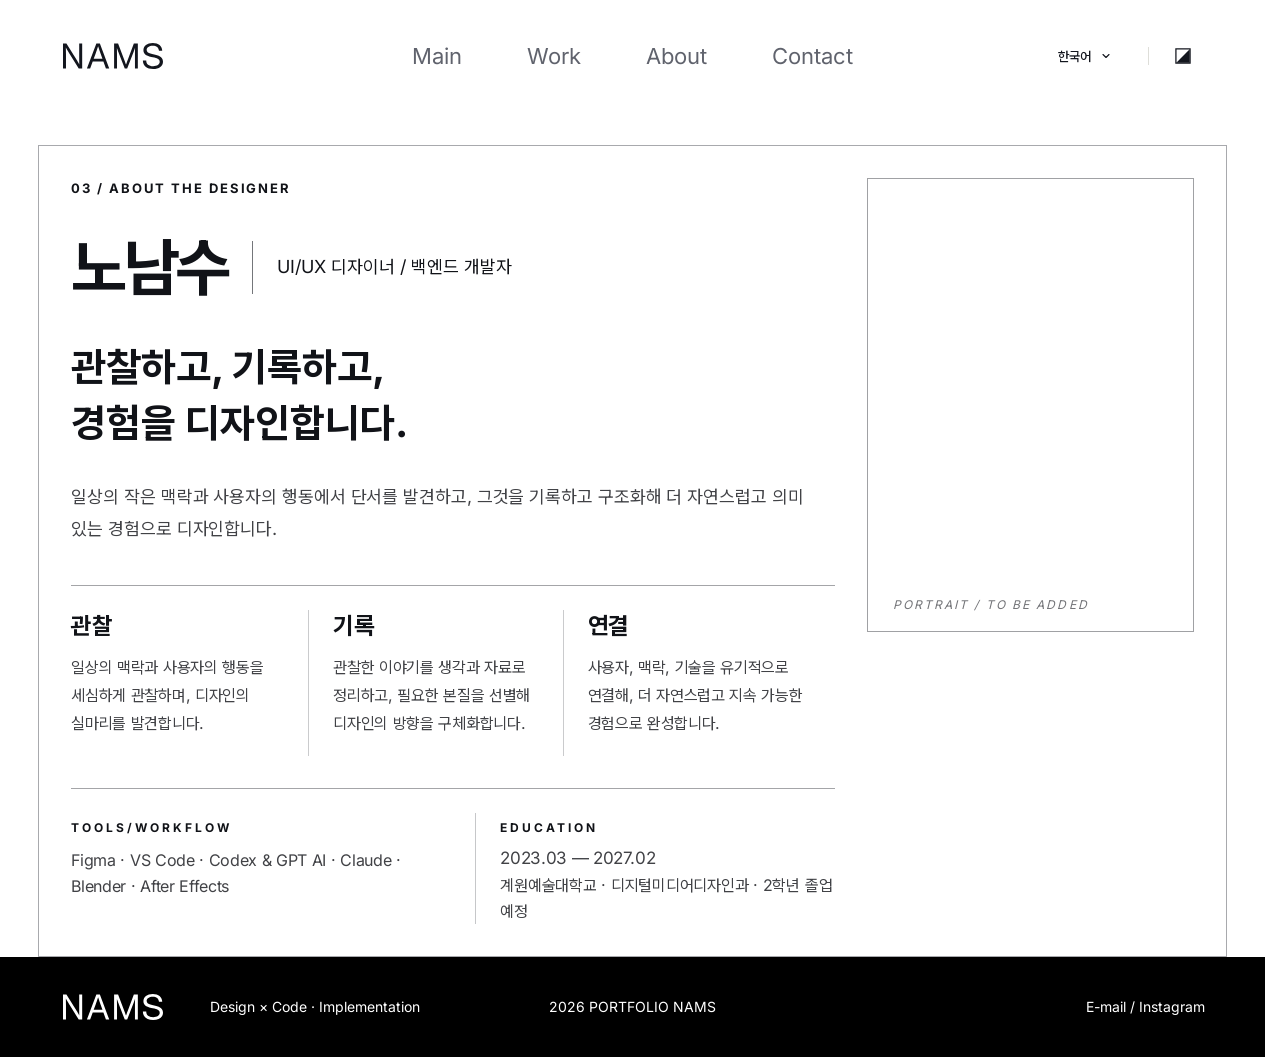
<file: about/index.html>
<!DOCTYPE html><!--rytzPks3CTyiUg1QiVn8d--><html lang="ko"><head><meta charSet="utf-8"/><meta name="viewport" content="width=device-width, initial-scale=1"/><link rel="preload" as="image" href="/assets/brand/nams-logo.svg"/><link rel="stylesheet" href="/_next/static/css/de5ac5f8816f9595.css" data-precedence="next"/><link rel="stylesheet" href="/_next/static/css/11f6cc89a4a160bf.css" data-precedence="next"/><link rel="preload" as="script" fetchPriority="low" href="/_next/static/chunks/webpack-7da9bf9c72fcece9.js"/><script src="/_next/static/chunks/4bd1b696-c023c6e3521b1417.js" async=""></script><script src="/_next/static/chunks/255-2005b055456c798b.js" async=""></script><script src="/_next/static/chunks/main-app-ee992a12acbeb48d.js" async=""></script><script src="/_next/static/chunks/619-ba102abea3e3d0e4.js" async=""></script><script src="/_next/static/chunks/394-9d90b70f501079b1.js" async=""></script><script src="/_next/static/chunks/app/layout-073f0bc294c08c9b.js" async=""></script><script src="/_next/static/chunks/app/about/page-6ed94738e415c62a.js" async=""></script><title>About | NAMS ARCHIVE</title><meta name="description" content="관찰하고, 기록하고, 경험을 디자인합니다. 노남수의 디자인 포트폴리오."/><link rel="icon" href="/assets/brand/nams-logo.svg" type="image/svg+xml"/><script src="/_next/static/chunks/polyfills-42372ed130431b0a.js" noModule=""></script><script id="nams-theme-bootstrap">/* Saved appearance with a soft reveal; the film remains a separate live layer. */
(() => {
  if (window.NamsTheme) return;
  const root = document.documentElement;
  const storageKey = 'nams-hero-theme';
  const valid = value => value === 'dark' || value === 'light';
  let saved;
  try { saved = localStorage.getItem(storageKey); } catch {}
  let mode = valid(saved) ? saved : matchMedia('(prefers-color-scheme: dark)').matches ? 'dark' : 'light';
  let wantedMode = mode;
  let activeTransition = null;
  let settleTimer;
  const apply = (next, persist = true) => {
    mode = next;
    root.dataset.theme = next;
    root.style.colorScheme = next;
    if (persist) { try { localStorage.setItem(storageKey, next); } catch {} }
    window.dispatchEvent(new CustomEvent('nams:themechange', {detail:{theme:next}}));
  };
  const finish = () => { delete root.dataset.themeMotion; };
  const set = (next, event) => {
    if (!valid(next) || next === wantedMode) return;
    wantedMode = next;
    clearTimeout(settleTimer);
    // A second click takes effect immediately rather than being discarded.
    if (activeTransition) {
      activeTransition.skipTransition();
      apply(next);
      return;
    }
    const reduced = matchMedia('(prefers-reduced-motion: reduce)').matches;
    const coarse = matchMedia('(pointer: coarse)').matches;
    const canReveal = document.startViewTransition && window.CSS?.registerProperty
      && !reduced && !coarse && innerWidth >= 768 && !document.hidden;
    if (!canReveal) {
      if (!reduced && !document.hidden) root.dataset.themeMotion = 'fade';
      else finish();
      apply(next);
      settleTimer = setTimeout(finish, 520);
      return;
    }
    const bounds = event?.currentTarget?.getBoundingClientRect();
    const x = event?.clientX || (bounds ? bounds.left + bounds.width / 2 : innerWidth - 48);
    const y = event?.clientY || (bounds ? bounds.top + bounds.height / 2 : 48);
    root.style.setProperty('--theme-x', `${x}px`);
    root.style.setProperty('--theme-y', `${y}px`);
    root.style.setProperty('--theme-radius', `${Math.hypot(Math.max(x,innerWidth-x),Math.max(y,innerHeight-y)) + 96}px`);
    root.dataset.themeMotion = 'reveal';
    try {
      const transition = document.startViewTransition(() => apply(wantedMode));
      activeTransition = transition;
      transition.finished.catch(() => {}).finally(() => {
        if (activeTransition !== transition) return;
        activeTransition = null;
        finish();
      });
    } catch {
      activeTransition = null;
      root.dataset.themeMotion = 'fade';
      apply(next);
      settleTimer = setTimeout(finish, 520);
    }
  };
  window.NamsTheme = {get:() => mode, set};
  apply(mode, false);
  window.addEventListener('storage', event => {
    if (event.key === storageKey && valid(event.newValue)) {
      wantedMode = event.newValue;
      activeTransition?.skipTransition();
      apply(event.newValue, false);
    }
  });
})();
</script><script id="nams-locale-bootstrap">/* One saved language across the archive. Text updates through React after hydration. */
(() => {
  if (window.NamsLocale) return;
  const key = 'nams-locale';
  const valid = value => ['ko', 'ja', 'en'].includes(value);
  let locale = 'ko';
  try { const saved = localStorage.getItem(key); if (valid(saved)) locale = saved; } catch {}
  const apply = (next, persist = true) => {
    if (!valid(next)) return;
    locale = next;
    document.documentElement.lang = next;
    if (persist) { try { localStorage.setItem(key, next); } catch {} }
    window.dispatchEvent(new CustomEvent('nams:localechange', {detail:{locale:next}}));
  };
  window.NamsLocale = {get:() => locale, set:next => apply(next)};
  apply(locale, false);
  window.addEventListener('storage', event => {
    if (event.key === key && valid(event.newValue)) apply(event.newValue, false);
  });
})();
</script></head><body><div hidden=""><!--$--><!--/$--></div><div class="archive-layout redesigned-layout"><a class="skip-link" href="#main-content">본문으로 건너뛰기</a><header class="site-header page-width redesigned-header"><a class="redesigned-brand" href="/?project=gentlemonster-pocket" aria-label="NAMS ARCHIVE 메인"><svg viewBox="87 43 104 28" width="104" height="28" aria-hidden="true"><g fill="currentColor"><path d="M90 69.5625H92.9817V54.9747C92.9817 53.8603 92.9486 51.6992 92.8326 48.5756C94.6051 51.5979 95.9966 53.9279 96.6757 55.0085L105.72 69.5625H109.182V44.4053H106.201V60.6477C106.201 61.4919 106.25 63.67 106.3 65.4259C105.306 63.6362 104.18 61.7283 103.6 60.7828L93.429 44.4053H90V69.5625Z"/><path d="M113.9 69.5625H117.134L119.714 62.505H130.413L132.925 69.5625H136.227L126.87 44.4053H123.361L113.9 69.5625ZM120.695 59.8035L122.673 54.4006C123.327 52.6278 124.015 50.6017 125.116 47.2587C126.216 50.6017 126.904 52.6278 127.541 54.4006L129.467 59.8035H120.695Z"/><path d="M141.101 69.5625H143.995V54.9747C143.995 53.2694 143.963 51.1082 143.898 49.0315C144.825 51.5303 145.605 53.6915 146.109 54.9747L151.768 69.5625H154.175L159.802 54.9747C160.322 53.624 161.135 51.3277 162.062 48.66C162.013 50.855 161.964 53.1681 161.964 54.9747V69.5625H164.843V44.4053H160.842L154.793 60.6477C154.37 61.8127 153.541 64.0414 153.02 65.561C152.484 64.0414 151.671 61.8127 151.232 60.6477L145.085 44.4053H141.101V69.5625Z"/><path d="M180.138 69.9678C186.055 69.9678 190 67.0131 190 62.6401C190 59.1282 187.516 56.9671 182.22 55.7514L179.133 55.0423C175.189 54.1305 173.673 52.9993 173.673 51.0408C173.673 48.5419 176.175 46.786 179.7 46.786C183.389 46.786 185.781 48.6939 185.982 51.8343H189.233C189.087 47.0055 185.471 44.0001 179.809 44.0001C174.129 44.0001 170.422 46.8535 170.422 51.1927C170.422 54.6202 172.723 56.6125 178.275 57.8788L181.325 58.571C185.251 59.4659 186.712 60.6815 186.712 62.7752C186.712 65.4766 184.101 67.1988 180.138 67.1988C175.773 67.1988 173.234 65.0545 173.234 61.4582H169.874C169.874 66.6923 173.855 69.9678 180.138 69.9678Z"/></g></svg></a><nav class="site-nav" aria-label="주요 메뉴"><a href="/?project=gentlemonster-pocket">Main</a><a href="/work?project=gentlemonster-pocket">Work</a><a href="/about?project=gentlemonster-pocket" aria-current="page">About</a><a href="/contact?project=gentlemonster-pocket">Contact</a></nav><div class="site-utilities"><div class="language-picker"><button class="language-trigger" type="button" aria-label="언어 선택" aria-haspopup="menu" aria-expanded="false" aria-controls="archive-language-menu"><span lang="ko">한국어</span><svg width="12" height="12" viewBox="0 0 16 16" fill="none" aria-hidden="true"><path d="m4 6 4 4 4-4" stroke="currentColor" stroke-width="1.5" stroke-linecap="round" stroke-linejoin="round"></path></svg></button></div><span class="utility-divider" aria-hidden="true"></span><button class="appearance-toggle" type="button" aria-label="화이트 모드로 전환" title="화이트 모드로 전환"><svg width="20" height="20" viewBox="0 0 24 24" fill="none" aria-hidden="true" focusable="false"><path d="M3.5 3.5h17v17h-17z" stroke="currentColor" stroke-width="1.5"></path><path d="M20 4 4 20h16V4Z" fill="currentColor"></path></svg></button></div></header><div class="page-transition" data-motion="enter"><main id="main-content" tabindex="-1" class="nams-about-page" data-locale="ko"><div class="nams-about-content"><section class="nams-about-hero" aria-labelledby="nams-about-title"><span class="nams-about-mark" aria-hidden="true"></span><div class="nams-about-intro"><h1 id="nams-about-title"><span>DESIGNER</span><span>&amp; BUILDER.</span></h1><h2>안녕하세요. 코드로 구현까지 하는 디자이너 겸 개발자인 노남수입니다.</h2><p>디자인의 과정을 기록하고, 코드로 경험을 구현합니다.</p></div></section><div class="nams-about-facts"><section><h2>ABOUT</h2><p><strong>디자인에서 구현까지,</strong><br/>과정을 연결하고 기록합니다.</p><p class="nams-about-muted">UI/UX · 시각 디자인 · 인터랙션</p></section><section><h2>EDUCATION</h2><p><strong>계원예술대학교</strong><br/>디지털미디어디자인과</p><p class="nams-about-muted">2023.03 — 2027.02</p></section><section><h2>EXPERTISE</h2><p>UI/UX · 인터랙션 디자인<br/>비주얼 · 브랜딩</p><p class="nams-about-muted">웹 구현 · 3D 공간 구현</p></section><section><h2>TOOLS</h2><p>Figma · VS Code<br/>Blender · After Effects</p><p class="nams-about-muted">AI : ChatGPT · Codex · Claude</p></section></div><nav class="nams-about-explore" aria-label="Explore"><h2>EXPLORE</h2><span role="link" aria-disabled="true" title="준비 중">이력서<span class="sr-only"> — <!-- -->준비 중</span></span><span role="link" aria-disabled="true" title="준비 중">자기소개서<span class="sr-only"> — <!-- -->준비 중</span></span><a href="/work?project=gentlemonster-pocket">프로젝트 보기</a></nav></div></main></div><footer class="redesigned-footer"><div class="redesigned-footer__identity"><a href="/" class="redesigned-brand" aria-label="NAMS Main"><svg viewBox="87 43 104 28" width="104" height="28" aria-hidden="true"><g fill="currentColor"><path d="M90 69.5625H92.9817V54.9747C92.9817 53.8603 92.9486 51.6992 92.8326 48.5756C94.6051 51.5979 95.9966 53.9279 96.6757 55.0085L105.72 69.5625H109.182V44.4053H106.201V60.6477C106.201 61.4919 106.25 63.67 106.3 65.4259C105.306 63.6362 104.18 61.7283 103.6 60.7828L93.429 44.4053H90V69.5625Z"/><path d="M113.9 69.5625H117.134L119.714 62.505H130.413L132.925 69.5625H136.227L126.87 44.4053H123.361L113.9 69.5625ZM120.695 59.8035L122.673 54.4006C123.327 52.6278 124.015 50.6017 125.116 47.2587C126.216 50.6017 126.904 52.6278 127.541 54.4006L129.467 59.8035H120.695Z"/><path d="M141.101 69.5625H143.995V54.9747C143.995 53.2694 143.963 51.1082 143.898 49.0315C144.825 51.5303 145.605 53.6915 146.109 54.9747L151.768 69.5625H154.175L159.802 54.9747C160.322 53.624 161.135 51.3277 162.062 48.66C162.013 50.855 161.964 53.1681 161.964 54.9747V69.5625H164.843V44.4053H160.842L154.793 60.6477C154.37 61.8127 153.541 64.0414 153.02 65.561C152.484 64.0414 151.671 61.8127 151.232 60.6477L145.085 44.4053H141.101V69.5625Z"/><path d="M180.138 69.9678C186.055 69.9678 190 67.0131 190 62.6401C190 59.1282 187.516 56.9671 182.22 55.7514L179.133 55.0423C175.189 54.1305 173.673 52.9993 173.673 51.0408C173.673 48.5419 176.175 46.786 179.7 46.786C183.389 46.786 185.781 48.6939 185.982 51.8343H189.233C189.087 47.0055 185.471 44.0001 179.809 44.0001C174.129 44.0001 170.422 46.8535 170.422 51.1927C170.422 54.6202 172.723 56.6125 178.275 57.8788L181.325 58.571C185.251 59.4659 186.712 60.6815 186.712 62.7752C186.712 65.4766 184.101 67.1988 180.138 67.1988C175.773 67.1988 173.234 65.0545 173.234 61.4582H169.874C169.874 66.6923 173.855 69.9678 180.138 69.9678Z"/></g></svg></a><span>Design × Code · Implementation</span></div><p>2026 PORTFOLIO NAMS</p><div class="redesigned-footer__links"><a href="mailto:jujono2@gmail.com">E-mail</a><span aria-hidden="true">/</span><a href="https://www.instagram.com/beginnerboy.design/" target="_blank" rel="noopener noreferrer">Instagram</a></div></footer></div><script src="/_next/static/chunks/webpack-7da9bf9c72fcece9.js" id="_R_" async=""></script><script>(self.__next_f=self.__next_f||[]).push([0])</script><script>self.__next_f.push([1,"1:\"$Sreact.fragment\"\n2:I[2865,[\"619\",\"static/chunks/619-ba102abea3e3d0e4.js\",\"394\",\"static/chunks/394-9d90b70f501079b1.js\",\"177\",\"static/chunks/app/layout-073f0bc294c08c9b.js\"],\"ProjectSelectionProvider\"]\n3:I[5399,[\"619\",\"static/chunks/619-ba102abea3e3d0e4.js\",\"394\",\"static/chunks/394-9d90b70f501079b1.js\",\"220\",\"static/chunks/app/about/page-6ed94738e415c62a.js\"],\"SiteShell\"]\n4:I[9766,[],\"\"]\n5:I[8924,[],\"\"]\n6:I[5399,[\"619\",\"static/chunks/619-ba102abea3e3d0e4.js\",\"394\",\"static/chunks/394-9d90b70f501079b1.js\",\"220\",\"static/chunks/app/about/page-6ed94738e415c62a.js\"],\"PageFrame\"]\ne:I[7150,[],\"\"]\n:HL[\"/_next/static/css/de5ac5f8816f9595.css\",\"style\"]\n:HL[\"/_next/static/css/11f6cc89a4a160bf.css\",\"style\"]\n"])</script><script>self.__next_f.push([1,"0:{\"P\":null,\"b\":\"rytzPks3CTyiUg1QiVn8d\",\"p\":\"\",\"c\":[\"\",\"about\"],\"i\":false,\"f\":[[[\"\",{\"children\":[\"about\",{\"children\":[\"__PAGE__\",{}]}]},\"$undefined\",\"$undefined\",true],[\"\",[\"$\",\"$1\",\"c\",{\"children\":[[[\"$\",\"link\",\"0\",{\"rel\":\"stylesheet\",\"href\":\"/_next/static/css/de5ac5f8816f9595.css\",\"precedence\":\"next\",\"crossOrigin\":\"$undefined\",\"nonce\":\"$undefined\"}]],[\"$\",\"html\",null,{\"lang\":\"ko\",\"suppressHydrationWarning\":true,\"children\":[\"$\",\"body\",null,{\"suppressHydrationWarning\":true,\"children\":[\"$\",\"$L2\",null,{\"children\":[\"$\",\"$L3\",null,{\"children\":[\"$\",\"$L4\",null,{\"parallelRouterKey\":\"children\",\"error\":\"$undefined\",\"errorStyles\":\"$undefined\",\"errorScripts\":\"$undefined\",\"template\":[\"$\",\"$L5\",null,{}],\"templateStyles\":\"$undefined\",\"templateScripts\":\"$undefined\",\"notFound\":[[[\"$\",\"title\",null,{\"children\":\"404: This page could not be found.\"}],[\"$\",\"div\",null,{\"style\":{\"fontFamily\":\"system-ui,\\\"Segoe UI\\\",Roboto,Helvetica,Arial,sans-serif,\\\"Apple Color Emoji\\\",\\\"Segoe UI Emoji\\\"\",\"height\":\"100vh\",\"textAlign\":\"center\",\"display\":\"flex\",\"flexDirection\":\"column\",\"alignItems\":\"center\",\"justifyContent\":\"center\"},\"children\":[\"$\",\"div\",null,{\"children\":[[\"$\",\"style\",null,{\"dangerouslySetInnerHTML\":{\"__html\":\"body{color:#000;background:#fff;margin:0}.next-error-h1{border-right:1px solid rgba(0,0,0,.3)}@media (prefers-color-scheme:dark){body{color:#fff;background:#000}.next-error-h1{border-right:1px solid rgba(255,255,255,.3)}}\"}}],[\"$\",\"h1\",null,{\"className\":\"next-error-h1\",\"style\":{\"display\":\"inline-block\",\"margin\":\"0 20px 0 0\",\"padding\":\"0 23px 0 0\",\"fontSize\":24,\"fontWeight\":500,\"verticalAlign\":\"top\",\"lineHeight\":\"49px\"},\"children\":404}],[\"$\",\"div\",null,{\"style\":{\"display\":\"inline-block\"},\"children\":[\"$\",\"h2\",null,{\"style\":{\"fontSize\":14,\"fontWeight\":400,\"lineHeight\":\"49px\",\"margin\":0},\"children\":\"This page could not be found.\"}]}]]}]}]],[]],\"forbidden\":\"$undefined\",\"unauthorized\":\"$undefined\"}]}]}]}]}]]}],{\"children\":[\"about\",[\"$\",\"$1\",\"c\",{\"children\":[null,[\"$\",\"$L4\",null,{\"parallelRouterKey\":\"children\",\"error\":\"$undefined\",\"errorStyles\":\"$undefined\",\"errorScripts\":\"$undefined\",\"template\":[\"$\",\"$L5\",null,{}],\"templateStyles\":\"$undefined\",\"templateScripts\":\"$undefined\",\"notFound\":\"$undefined\",\"forbidden\":\"$undefined\",\"unauthorized\":\"$undefined\"}]]}],{\"children\":[\"__PAGE__\",[\"$\",\"$1\",\"c\",{\"children\":[[\"$\",\"$L6\",null,{\"children\":[\"$\",\"section\",null,{\"className\":\"about_about__DwoMu\",\"aria-label\":\"디자이너 소개\",\"children\":[[\"$\",\"div\",null,{\"className\":\"about_content__KbPak\",\"children\":[[\"$\",\"header\",null,{\"className\":\"about_summary__RX1HU\",\"children\":[[\"$\",\"p\",null,{\"className\":\"about_eyebrow__D5WoY\",\"children\":\"03 / ABOUT THE DESIGNER\"}],[\"$\",\"div\",null,{\"className\":\"about_identity__DjeT4\",\"children\":[[\"$\",\"h1\",null,{\"children\":\"노남수\"}],[\"$\",\"p\",null,{\"className\":\"about_role__YG1aI\",\"children\":\"UI/UX 디자이너 / 백엔드 개발자\"}]]}],[\"$\",\"h2\",null,{\"className\":\"about_headline__54v_v\",\"children\":[[\"$\",\"span\",\"관찰하고, 기록하고,\",{\"children\":\"관찰하고, 기록하고,\"}],[\"$\",\"span\",\"경험을 디자인합니다.\",{\"children\":\"경험을 디자인합니다.\"}]]}],[\"$\",\"p\",null,{\"className\":\"about_introduction___o20R\",\"children\":[[\"$\",\"span\",\"일상의 작은 맥락과 사용자의 행동에서 단서를 발견하고,\",{\"children\":[\"일상의 작은 맥락과 사용자의 행동에서 단서를 발견하고,\",\" \"]}],[\"$\",\"span\",\"그것을 기록하고 구조화해 더 자연스럽고 의미 있는 경험으로 디자인합니다.\",{\"children\":[\"그것을 기록하고 구조화해 더 자연스럽고 의미 있는 경험으로 디자인합니다.\",\" \"]}]]}]]}],[\"$\",\"div\",null,{\"className\":\"about_principles__m08XB\",\"aria-label\":\"디자인 원칙\",\"children\":[[\"$\",\"article\",\"관찰\",{\"className\":\"about_principle__qnJPp\",\"children\":[[\"$\",\"h3\",null,{\"children\":\"관찰\"}],[\"$\",\"p\",null,{\"children\":[[\"$\",\"span\",\"일상의 맥락과 사용자의 행동을\",{\"children\":[\"일상의 맥락과 사용자의 행동을\",\" \"]}],[\"$\",\"span\",\"세심하게 관찰하며, 디자인의 실마리를\",{\"children\":[\"세심하게 관찰하며, 디자인의 실마리를\",\" \"]}],[\"$\",\"span\",\"발견합니다.\",{\"children\":[\"발견합니다.\",\" \"]}]]}]]}],[\"$\",\"article\",\"기록\",{\"className\":\"about_principle__qnJPp\",\"children\":[[\"$\",\"h3\",null,{\"children\":\"기록\"}],[\"$\",\"p\",null,{\"children\":[[\"$\",\"span\",\"관찰한 이야기를 생각과 자료로\",{\"children\":[\"관찰한 이야기를 생각과 자료로\",\" \"]}],[\"$\",\"span\",\"정리하고, 필요한 본질을 선별해\",{\"children\":[\"정리하고, 필요한 본질을 선별해\",\" \"]}],[\"$\",\"span\",\"디자인의 방향을 구체화합니다.\",{\"children\":[\"디자인의 방향을 구체화합니다.\",\" \"]}]]}]]}],[\"$\",\"article\",\"연결\",{\"className\":\"about_principle__qnJPp\",\"children\":[[\"$\",\"h3\",null,{\"children\":\"연결\"}],[\"$\",\"p\",null,{\"children\":[[\"$\",\"span\",\"사용자, 맥락, 기술을 유기적으로\",{\"children\":[\"사용자, 맥락, 기술을 유기적으로\",\" \"]}],[\"$\",\"span\",\"연결해, 더 자연스럽고 지속 가능한\",{\"children\":[\"연결해, 더 자연스럽고 지속 가능한\",\" \"]}],[\"$\",\"span\",\"경험으로 완성합니다.\",{\"children\":[\"경험으로 완성합니다.\",\" \"]}]]}]]}]]}],[\"$\",\"div\",null,{\"className\":\"about_facts__YN7_F\",\"children\":[[\"$\",\"section\",null,{\"className\":\"about_tools__uznYr\",\"aria-labelledby\":\"about-tools-heading\",\"children\":[[\"$\",\"h3\",null,{\"id\":\"about-tools-heading\",\"children\":\"TOOLS/WORKFLOW\"}],[\"$\",\"p\",null,{\"children\":\"Figma · VS Code · Codex \u0026 GPT AI · Claude · Blender · After Effects\"}]]}],[\"$\",\"section\",null,{\"className\":\"about_education__vy8h0\",\"aria-labelledby\":\"about-education-heading\",\"children\":[\"$L7\",\"$L8\",\"$L9\"]}]]}]]}],\"$La\"]}]}],[\"$Lb\"],\"$Lc\"]}],{},null,false]},null,false]},null,false],\"$Ld\",false]],\"m\":\"$undefined\",\"G\":[\"$e\",[]],\"s\":false,\"S\":true}\n"])</script><script>self.__next_f.push([1,"f:I[4431,[],\"OutletBoundary\"]\n11:I[5278,[],\"AsyncMetadataOutlet\"]\n13:I[4431,[],\"ViewportBoundary\"]\n15:I[4431,[],\"MetadataBoundary\"]\n16:\"$Sreact.suspense\"\n7:[\"$\",\"h3\",null,{\"id\":\"about-education-heading\",\"children\":\"EDUCATION\"}]\n8:[\"$\",\"p\",null,{\"className\":\"about_period__T_bSZ\",\"children\":\"2023.03 — 2027.02\"}]\n9:[\"$\",\"p\",null,{\"children\":\"계원예술대학교 · 디지털미디어디자인과 · 2학년 졸업 예정\"}]\na:[\"$\",\"figure\",null,{\"className\":\"about_portrait__F4fgu\",\"aria-label\":\"프로필 사진 자리, 사진 미제공\",\"children\":[\"$\",\"figcaption\",null,{\"children\":\"PORTRAIT / TO BE ADDED\"}]}]\nb:[\"$\",\"link\",\"0\",{\"rel\":\"stylesheet\",\"href\":\"/_next/static/css/11f6cc89a4a160bf.css\",\"precedence\":\"next\",\"crossOrigin\":\"$undefined\",\"nonce\":\"$undefined\"}]\nc:[\"$\",\"$Lf\",null,{\"children\":[\"$L10\",[\"$\",\"$L11\",null,{\"promise\":\"$@12\"}]]}]\nd:[\"$\",\"$1\",\"h\",{\"children\":[null,[[\"$\",\"$L13\",null,{\"children\":\"$L14\"}],null],[\"$\",\"$L15\",null,{\"children\":[\"$\",\"div\",null,{\"hidden\":true,\"children\":[\"$\",\"$16\",null,{\"fallback\":null,\"children\":\"$L17\"}]}]}]]}]\n"])</script><script>self.__next_f.push([1,"14:[[\"$\",\"meta\",\"0\",{\"charSet\":\"utf-8\"}],[\"$\",\"meta\",\"1\",{\"name\":\"viewport\",\"content\":\"width=device-width, initial-scale=1\"}]]\n10:null\n"])</script><script>self.__next_f.push([1,"18:I[622,[],\"IconMark\"]\n12:{\"metadata\":[[\"$\",\"title\",\"0\",{\"children\":\"About | NAMS ARCHIVE\"}],[\"$\",\"meta\",\"1\",{\"name\":\"description\",\"content\":\"관찰하고, 기록하고, 경험을 디자인합니다. 노남수의 디자인 포트폴리오.\"}],[\"$\",\"link\",\"2\",{\"rel\":\"icon\",\"href\":\"/assets/brand/nams-logo.svg\",\"type\":\"image/svg+xml\"}],[\"$\",\"$L18\",\"3\",{}]],\"error\":null,\"digest\":\"$undefined\"}\n"])</script><script>self.__next_f.push([1,"17:\"$12:metadata\"\n"])</script></body></html>
</file>
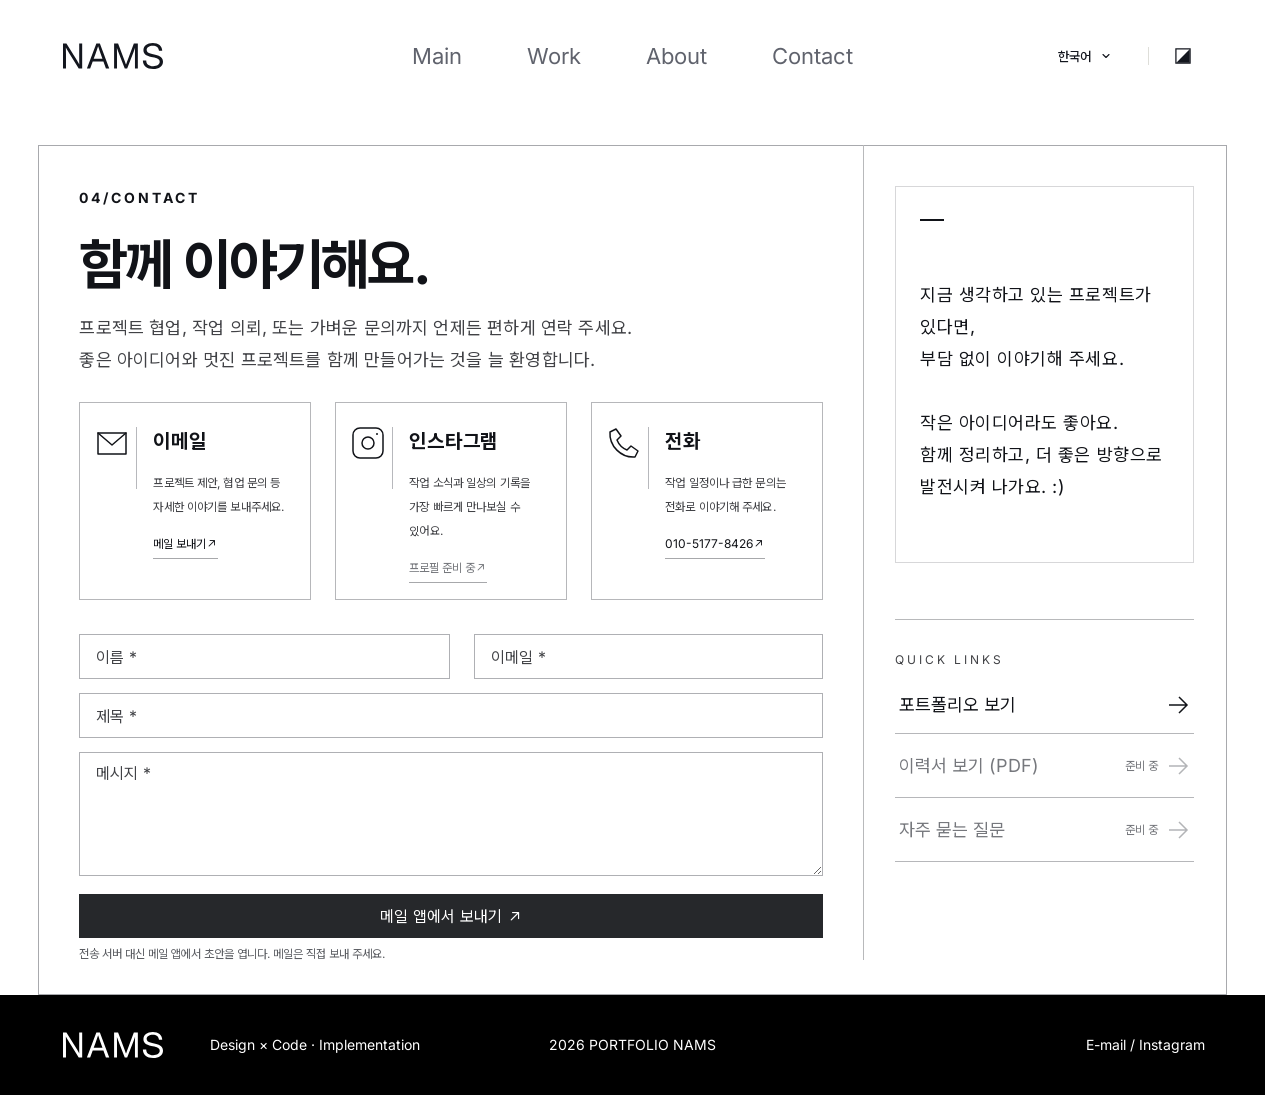
<file: contact/index.html>
<!DOCTYPE html><!--rytzPks3CTyiUg1QiVn8d--><html lang="ko"><head><meta charSet="utf-8"/><meta name="viewport" content="width=device-width, initial-scale=1"/><link rel="preload" as="image" href="/assets/brand/nams-logo.svg"/><link rel="stylesheet" href="/_next/static/css/de5ac5f8816f9595.css" data-precedence="next"/><link rel="stylesheet" href="/_next/static/css/ee60691e797cf5b5.css" data-precedence="next"/><link rel="preload" as="script" fetchPriority="low" href="/_next/static/chunks/webpack-7da9bf9c72fcece9.js"/><script src="/_next/static/chunks/4bd1b696-c023c6e3521b1417.js" async=""></script><script src="/_next/static/chunks/255-2005b055456c798b.js" async=""></script><script src="/_next/static/chunks/main-app-ee992a12acbeb48d.js" async=""></script><script src="/_next/static/chunks/619-ba102abea3e3d0e4.js" async=""></script><script src="/_next/static/chunks/394-9d90b70f501079b1.js" async=""></script><script src="/_next/static/chunks/app/layout-073f0bc294c08c9b.js" async=""></script><script src="/_next/static/chunks/app/contact/page-e2da331023f550b8.js" async=""></script><title>Contact | NAMS ARCHIVE</title><meta name="description" content="관찰하고, 기록하고, 경험을 디자인합니다. 노남수의 디자인 포트폴리오."/><link rel="icon" href="/assets/brand/nams-logo.svg" type="image/svg+xml"/><script src="/_next/static/chunks/polyfills-42372ed130431b0a.js" noModule=""></script><script id="nams-theme-bootstrap">/* Saved appearance with a soft reveal; the film remains a separate live layer. */
(() => {
  if (window.NamsTheme) return;
  const root = document.documentElement;
  const storageKey = 'nams-hero-theme';
  const valid = value => value === 'dark' || value === 'light';
  let saved;
  try { saved = localStorage.getItem(storageKey); } catch {}
  let mode = valid(saved) ? saved : matchMedia('(prefers-color-scheme: dark)').matches ? 'dark' : 'light';
  let wantedMode = mode;
  let activeTransition = null;
  let settleTimer;
  const apply = (next, persist = true) => {
    mode = next;
    root.dataset.theme = next;
    root.style.colorScheme = next;
    if (persist) { try { localStorage.setItem(storageKey, next); } catch {} }
    window.dispatchEvent(new CustomEvent('nams:themechange', {detail:{theme:next}}));
  };
  const finish = () => { delete root.dataset.themeMotion; };
  const set = (next, event) => {
    if (!valid(next) || next === wantedMode) return;
    wantedMode = next;
    clearTimeout(settleTimer);
    // A second click takes effect immediately rather than being discarded.
    if (activeTransition) {
      activeTransition.skipTransition();
      apply(next);
      return;
    }
    const reduced = matchMedia('(prefers-reduced-motion: reduce)').matches;
    const coarse = matchMedia('(pointer: coarse)').matches;
    const canReveal = document.startViewTransition && window.CSS?.registerProperty
      && !reduced && !coarse && innerWidth >= 768 && !document.hidden;
    if (!canReveal) {
      if (!reduced && !document.hidden) root.dataset.themeMotion = 'fade';
      else finish();
      apply(next);
      settleTimer = setTimeout(finish, 520);
      return;
    }
    const bounds = event?.currentTarget?.getBoundingClientRect();
    const x = event?.clientX || (bounds ? bounds.left + bounds.width / 2 : innerWidth - 48);
    const y = event?.clientY || (bounds ? bounds.top + bounds.height / 2 : 48);
    root.style.setProperty('--theme-x', `${x}px`);
    root.style.setProperty('--theme-y', `${y}px`);
    root.style.setProperty('--theme-radius', `${Math.hypot(Math.max(x,innerWidth-x),Math.max(y,innerHeight-y)) + 96}px`);
    root.dataset.themeMotion = 'reveal';
    try {
      const transition = document.startViewTransition(() => apply(wantedMode));
      activeTransition = transition;
      transition.finished.catch(() => {}).finally(() => {
        if (activeTransition !== transition) return;
        activeTransition = null;
        finish();
      });
    } catch {
      activeTransition = null;
      root.dataset.themeMotion = 'fade';
      apply(next);
      settleTimer = setTimeout(finish, 520);
    }
  };
  window.NamsTheme = {get:() => mode, set};
  apply(mode, false);
  window.addEventListener('storage', event => {
    if (event.key === storageKey && valid(event.newValue)) {
      wantedMode = event.newValue;
      activeTransition?.skipTransition();
      apply(event.newValue, false);
    }
  });
})();
</script><script id="nams-locale-bootstrap">/* One saved language across the archive. Text updates through React after hydration. */
(() => {
  if (window.NamsLocale) return;
  const key = 'nams-locale';
  const valid = value => ['ko', 'ja', 'en'].includes(value);
  let locale = 'ko';
  try { const saved = localStorage.getItem(key); if (valid(saved)) locale = saved; } catch {}
  const apply = (next, persist = true) => {
    if (!valid(next)) return;
    locale = next;
    document.documentElement.lang = next;
    if (persist) { try { localStorage.setItem(key, next); } catch {} }
    window.dispatchEvent(new CustomEvent('nams:localechange', {detail:{locale:next}}));
  };
  window.NamsLocale = {get:() => locale, set:next => apply(next)};
  apply(locale, false);
  window.addEventListener('storage', event => {
    if (event.key === key && valid(event.newValue)) apply(event.newValue, false);
  });
})();
</script></head><body><div hidden=""><!--$--><!--/$--></div><div class="archive-layout redesigned-layout"><a class="skip-link" href="#main-content">본문으로 건너뛰기</a><header class="site-header page-width redesigned-header"><a class="redesigned-brand" href="/?project=gentlemonster-pocket" aria-label="NAMS ARCHIVE 메인"><svg viewBox="87 43 104 28" width="104" height="28" aria-hidden="true"><g fill="currentColor"><path d="M90 69.5625H92.9817V54.9747C92.9817 53.8603 92.9486 51.6992 92.8326 48.5756C94.6051 51.5979 95.9966 53.9279 96.6757 55.0085L105.72 69.5625H109.182V44.4053H106.201V60.6477C106.201 61.4919 106.25 63.67 106.3 65.4259C105.306 63.6362 104.18 61.7283 103.6 60.7828L93.429 44.4053H90V69.5625Z"/><path d="M113.9 69.5625H117.134L119.714 62.505H130.413L132.925 69.5625H136.227L126.87 44.4053H123.361L113.9 69.5625ZM120.695 59.8035L122.673 54.4006C123.327 52.6278 124.015 50.6017 125.116 47.2587C126.216 50.6017 126.904 52.6278 127.541 54.4006L129.467 59.8035H120.695Z"/><path d="M141.101 69.5625H143.995V54.9747C143.995 53.2694 143.963 51.1082 143.898 49.0315C144.825 51.5303 145.605 53.6915 146.109 54.9747L151.768 69.5625H154.175L159.802 54.9747C160.322 53.624 161.135 51.3277 162.062 48.66C162.013 50.855 161.964 53.1681 161.964 54.9747V69.5625H164.843V44.4053H160.842L154.793 60.6477C154.37 61.8127 153.541 64.0414 153.02 65.561C152.484 64.0414 151.671 61.8127 151.232 60.6477L145.085 44.4053H141.101V69.5625Z"/><path d="M180.138 69.9678C186.055 69.9678 190 67.0131 190 62.6401C190 59.1282 187.516 56.9671 182.22 55.7514L179.133 55.0423C175.189 54.1305 173.673 52.9993 173.673 51.0408C173.673 48.5419 176.175 46.786 179.7 46.786C183.389 46.786 185.781 48.6939 185.982 51.8343H189.233C189.087 47.0055 185.471 44.0001 179.809 44.0001C174.129 44.0001 170.422 46.8535 170.422 51.1927C170.422 54.6202 172.723 56.6125 178.275 57.8788L181.325 58.571C185.251 59.4659 186.712 60.6815 186.712 62.7752C186.712 65.4766 184.101 67.1988 180.138 67.1988C175.773 67.1988 173.234 65.0545 173.234 61.4582H169.874C169.874 66.6923 173.855 69.9678 180.138 69.9678Z"/></g></svg></a><nav class="site-nav" aria-label="주요 메뉴"><a href="/?project=gentlemonster-pocket">Main</a><a href="/work?project=gentlemonster-pocket">Work</a><a href="/about?project=gentlemonster-pocket">About</a><a href="/contact?project=gentlemonster-pocket" aria-current="page">Contact</a></nav><div class="site-utilities"><div class="language-picker"><button class="language-trigger" type="button" aria-label="언어 선택" aria-haspopup="menu" aria-expanded="false" aria-controls="archive-language-menu"><span lang="ko">한국어</span><svg width="12" height="12" viewBox="0 0 16 16" fill="none" aria-hidden="true"><path d="m4 6 4 4 4-4" stroke="currentColor" stroke-width="1.5" stroke-linecap="round" stroke-linejoin="round"></path></svg></button></div><span class="utility-divider" aria-hidden="true"></span><button class="appearance-toggle" type="button" aria-label="화이트 모드로 전환" title="화이트 모드로 전환"><svg width="20" height="20" viewBox="0 0 24 24" fill="none" aria-hidden="true" focusable="false"><path d="M3.5 3.5h17v17h-17z" stroke="currentColor" stroke-width="1.5"></path><path d="M20 4 4 20h16V4Z" fill="currentColor"></path></svg></button></div></header><div class="page-transition" data-motion="enter"><main class="page-frame page-width archive-page archive-page--contact" id="main-content"><div class="archive-contact"><section class="archive-contact__main" aria-label="프로젝트 문의"><header class="contact-intro"><p class="contact-eyebrow">CONTACT</p><h1 class="contact-title">함께 이야기해요.</h1><div class="archive-contact__introduction"><p>프로젝트 협업, 작업 의뢰, 또는 가벼운 문의까지 언제든 편하게 연락 주세요.</p><p>좋은 아이디어와 멋진 프로젝트를 함께 만들어가는 것을 늘 환영합니다.</p></div></header><div class="archive-contact-methods" aria-label="연락 방법"><article class="archive-contact-method"><span class="archive-contact-method__icon"><svg width="32" height="32" viewBox="0 0 32 32" fill="none" stroke="currentColor" stroke-width="1.5" stroke-linecap="round" stroke-linejoin="round" aria-hidden="true" focusable="false"><path d="M2 6h28v21H2z"></path><path d="m2 6 14 12L30 6"></path></svg></span><div><h2>이메일</h2><p><span>프로젝트 제안, 협업 문의 등</span><span>자세한 이야기를 보내주세요.</span></p><a href="mailto:jujono2@gmail.com" aria-label="jujono2@gmail.com으로 이메일 보내기" title="jujono2@gmail.com">메일 보내기<svg width="24" height="24" viewBox="0 0 24 24" fill="none" aria-hidden="true" focusable="false"><path d="M5 19 19 5M5 5h14v14" stroke="currentColor" stroke-width="1.5" stroke-linecap="round" stroke-linejoin="round"></path></svg></a></div></article><article class="archive-contact-method"><span class="archive-contact-method__icon"><svg width="32" height="32" viewBox="0 0 32 32" fill="none" stroke="currentColor" stroke-width="1.5" stroke-linecap="round" stroke-linejoin="round" aria-hidden="true" focusable="false"><rect x="1" y="1" width="30" height="30" rx="7"></rect><circle cx="16" cy="16" r="6"></circle><circle cx="25" cy="7" r="1" fill="currentColor" stroke="none"></circle></svg></span><div><h2>인스타그램</h2><p><span>작업 소식과 일상의 기록을</span><span>가장 빠르게 만나보실 수 있어요.</span></p><a href="https://www.instagram.com/beginnerboy.design/" aria-label="프로필 바로가기" title="@beginnerboy.design" target="_blank" rel="noopener noreferrer">프로필 바로가기<svg width="24" height="24" viewBox="0 0 24 24" fill="none" aria-hidden="true" focusable="false"><path d="M5 19 19 5M5 5h14v14" stroke="currentColor" stroke-width="1.5" stroke-linecap="round" stroke-linejoin="round"></path></svg></a></div></article><article class="archive-contact-method"><span class="archive-contact-method__icon"><svg width="32" height="32" viewBox="0 0 32 32" fill="none" stroke="currentColor" stroke-width="1.5" stroke-linecap="round" stroke-linejoin="round" aria-hidden="true" focusable="false"><path d="m8 2 5 7-4 4c2 5 5 8 10 10l4-4 7 5-3 6C13 31 1 19 2 5Z"></path></svg></span><div><h2>전화</h2><p><span>작업 일정이나 급한 문의는</span><span>전화로 이야기해 주세요.</span></p><a href="tel:+821051778426" aria-label="010-5177-8426으로 전화 걸기" title="010-5177-8426">010-5177-8426<svg width="24" height="24" viewBox="0 0 24 24" fill="none" aria-hidden="true" focusable="false"><path d="M5 19 19 5M5 5h14v14" stroke="currentColor" stroke-width="1.5" stroke-linecap="round" stroke-linejoin="round"></path></svg></a></div></article></div><form class="archive-contact-form" noValidate="" aria-label="프로젝트 문의" aria-describedby="contact-form-status"><div class="archive-contact-form__honeypot" aria-hidden="true"><label for="contact-website">웹사이트</label><input id="contact-website" autoComplete="off" tabindex="-1" maxLength="200" name="website" value=""/></div><div class="archive-contact-field "><label for="contact-name">이름<!-- --> <span aria-hidden="true">*</span></label><input id="contact-name" type="text" placeholder="이름 *" required="" maxLength="80" autoComplete="name" aria-invalid="false" name="name" value=""/> </div><div class="archive-contact-field "><label for="contact-email">이메일<!-- --> <span aria-hidden="true">*</span></label><input id="contact-email" type="email" placeholder="이메일 *" required="" maxLength="254" autoComplete="email" aria-invalid="false" name="email" value=""/> </div><div class="archive-contact-field archive-contact-field--wide"><label for="contact-subject">제목<!-- --> <span aria-hidden="true">*</span></label><input id="contact-subject" type="text" placeholder="제목 *" required="" maxLength="120" autoComplete="off" aria-invalid="false" name="subject" value=""/> </div><div class="archive-contact-field archive-contact-field--wide"><label for="contact-message">메시지<!-- --> <span aria-hidden="true">*</span></label><textarea id="contact-message" name="message" placeholder="메시지 *" required="" maxLength="3000" rows="5" aria-invalid="false"></textarea> </div><button class="archive-contact-form__submit" type="submit">메시지 보내기<svg width="24" height="24" viewBox="0 0 24 24" fill="none" aria-hidden="true" focusable="false"><path d="M5 19 19 5M5 5h14v14" stroke="currentColor" stroke-width="1.5" stroke-linecap="round" stroke-linejoin="round"></path></svg></button><p class="archive-contact-form__status" id="contact-form-status" role="status" aria-live="polite">메일 앱에서 작성한 내용을 확인한 뒤 전송해 주세요.</p></form></section><aside class="archive-contact__aside" aria-label="문의 안내와 빠른 링크"><div class="archive-contact-note"><span aria-hidden="true"></span><p>안녕하세요, UI/UX 디자이너를 꿈꾸는 노남수입니다. 계원예술대학교 디지털미디어디자인과를 전공하였으며, 2년 동안 디자인과 프로그래밍에 대한 기본적인 지식을 쌓고 프로젝트를 진행했습니다.</p><p>특히 대학에 들어오기 전 1년 정도 인턴으로 프론트엔드와 백엔드 개발자로 일한 적이 있으며, 디자인뿐만 아니라 코드 쪽으로도 지식을 갖고 작업을 진행했습니다.</p><p>특히 세련되고 미니멀한 웹사이트를 만드는 쪽에 있어서는 자신이 있으며, 사용자의 니즈를 정확히 파악하고 만드는 작업에 흥미를 느낍니다.</p></div><nav class="archive-contact-quick" aria-label="빠른 링크"><h2>빠른 링크</h2><a href="/work?project=gentlemonster-pocket">포트폴리오 보기<svg width="24" height="24" viewBox="0 0 24 24" fill="none" aria-hidden="true" focusable="false"><path d="M3 12h18m-8-8 8 8-8 8" stroke="currentColor" stroke-width="1.5" stroke-linecap="round" stroke-linejoin="round"></path></svg></a><button type="button" disabled="" title="이력서 PDF가 아직 제공되지 않았습니다.">이력서 보기 (PDF)<span>준비 중</span><svg width="24" height="24" viewBox="0 0 24 24" fill="none" aria-hidden="true" focusable="false"><path d="M3 12h18m-8-8 8 8-8 8" stroke="currentColor" stroke-width="1.5" stroke-linecap="round" stroke-linejoin="round"></path></svg></button><button type="button" disabled="" title="자기소개서 PDF가 아직 제공되지 않았습니다.">자기소개서 보기 (PDF)<span>준비 중</span><svg width="24" height="24" viewBox="0 0 24 24" fill="none" aria-hidden="true" focusable="false"><path d="M3 12h18m-8-8 8 8-8 8" stroke="currentColor" stroke-width="1.5" stroke-linecap="round" stroke-linejoin="round"></path></svg></button><button type="button" disabled="" title="자주 묻는 질문의 내용이 아직 제공되지 않았습니다.">자주 묻는 질문<span>준비 중</span><svg width="24" height="24" viewBox="0 0 24 24" fill="none" aria-hidden="true" focusable="false"><path d="M3 12h18m-8-8 8 8-8 8" stroke="currentColor" stroke-width="1.5" stroke-linecap="round" stroke-linejoin="round"></path></svg></button></nav></aside></div></main></div><footer class="redesigned-footer"><div class="redesigned-footer__identity"><a href="/" class="redesigned-brand" aria-label="NAMS Main"><svg viewBox="87 43 104 28" width="104" height="28" aria-hidden="true"><g fill="currentColor"><path d="M90 69.5625H92.9817V54.9747C92.9817 53.8603 92.9486 51.6992 92.8326 48.5756C94.6051 51.5979 95.9966 53.9279 96.6757 55.0085L105.72 69.5625H109.182V44.4053H106.201V60.6477C106.201 61.4919 106.25 63.67 106.3 65.4259C105.306 63.6362 104.18 61.7283 103.6 60.7828L93.429 44.4053H90V69.5625Z"/><path d="M113.9 69.5625H117.134L119.714 62.505H130.413L132.925 69.5625H136.227L126.87 44.4053H123.361L113.9 69.5625ZM120.695 59.8035L122.673 54.4006C123.327 52.6278 124.015 50.6017 125.116 47.2587C126.216 50.6017 126.904 52.6278 127.541 54.4006L129.467 59.8035H120.695Z"/><path d="M141.101 69.5625H143.995V54.9747C143.995 53.2694 143.963 51.1082 143.898 49.0315C144.825 51.5303 145.605 53.6915 146.109 54.9747L151.768 69.5625H154.175L159.802 54.9747C160.322 53.624 161.135 51.3277 162.062 48.66C162.013 50.855 161.964 53.1681 161.964 54.9747V69.5625H164.843V44.4053H160.842L154.793 60.6477C154.37 61.8127 153.541 64.0414 153.02 65.561C152.484 64.0414 151.671 61.8127 151.232 60.6477L145.085 44.4053H141.101V69.5625Z"/><path d="M180.138 69.9678C186.055 69.9678 190 67.0131 190 62.6401C190 59.1282 187.516 56.9671 182.22 55.7514L179.133 55.0423C175.189 54.1305 173.673 52.9993 173.673 51.0408C173.673 48.5419 176.175 46.786 179.7 46.786C183.389 46.786 185.781 48.6939 185.982 51.8343H189.233C189.087 47.0055 185.471 44.0001 179.809 44.0001C174.129 44.0001 170.422 46.8535 170.422 51.1927C170.422 54.6202 172.723 56.6125 178.275 57.8788L181.325 58.571C185.251 59.4659 186.712 60.6815 186.712 62.7752C186.712 65.4766 184.101 67.1988 180.138 67.1988C175.773 67.1988 173.234 65.0545 173.234 61.4582H169.874C169.874 66.6923 173.855 69.9678 180.138 69.9678Z"/></g></svg></a><span>Design × Code · Implementation</span></div><p>2026 PORTFOLIO NAMS</p><div class="redesigned-footer__links"><a href="mailto:jujono2@gmail.com">E-mail</a><span aria-hidden="true">/</span><a href="https://www.instagram.com/beginnerboy.design/" target="_blank" rel="noopener noreferrer">Instagram</a></div></footer></div><script src="/_next/static/chunks/webpack-7da9bf9c72fcece9.js" id="_R_" async=""></script><script>(self.__next_f=self.__next_f||[]).push([0])</script><script>self.__next_f.push([1,"1:\"$Sreact.fragment\"\n2:I[2865,[\"619\",\"static/chunks/619-ba102abea3e3d0e4.js\",\"394\",\"static/chunks/394-9d90b70f501079b1.js\",\"177\",\"static/chunks/app/layout-073f0bc294c08c9b.js\"],\"ProjectSelectionProvider\"]\n3:I[5399,[\"619\",\"static/chunks/619-ba102abea3e3d0e4.js\",\"394\",\"static/chunks/394-9d90b70f501079b1.js\",\"977\",\"static/chunks/app/contact/page-e2da331023f550b8.js\"],\"SiteShell\"]\n4:I[9766,[],\"\"]\n5:I[8924,[],\"\"]\n6:I[5399,[\"619\",\"static/chunks/619-ba102abea3e3d0e4.js\",\"394\",\"static/chunks/394-9d90b70f501079b1.js\",\"977\",\"static/chunks/app/contact/page-e2da331023f550b8.js\"],\"PageFrame\"]\n7:I[4463,[\"619\",\"static/chunks/619-ba102abea3e3d0e4.js\",\"394\",\"static/chunks/394-9d90b70f501079b1.js\",\"977\",\"static/chunks/app/contact/page-e2da331023f550b8.js\"],\"ContactContent\"]\n8:I[4431,[],\"OutletBoundary\"]\na:I[5278,[],\"AsyncMetadataOutlet\"]\nc:I[4431,[],\"ViewportBoundary\"]\ne:I[4431,[],\"MetadataBoundary\"]\nf:\"$Sreact.suspense\"\n11:I[7150,[],\"\"]\n:HL[\"/_next/static/css/de5ac5f8816f9595.css\",\"style\"]\n:HL[\"/_next/static/css/ee60691e797cf5b5.css\",\"style\"]\n"])</script><script>self.__next_f.push([1,"0:{\"P\":null,\"b\":\"rytzPks3CTyiUg1QiVn8d\",\"p\":\"\",\"c\":[\"\",\"contact\"],\"i\":false,\"f\":[[[\"\",{\"children\":[\"contact\",{\"children\":[\"__PAGE__\",{}]}]},\"$undefined\",\"$undefined\",true],[\"\",[\"$\",\"$1\",\"c\",{\"children\":[[[\"$\",\"link\",\"0\",{\"rel\":\"stylesheet\",\"href\":\"/_next/static/css/de5ac5f8816f9595.css\",\"precedence\":\"next\",\"crossOrigin\":\"$undefined\",\"nonce\":\"$undefined\"}]],[\"$\",\"html\",null,{\"lang\":\"ko\",\"suppressHydrationWarning\":true,\"children\":[\"$\",\"body\",null,{\"suppressHydrationWarning\":true,\"children\":[\"$\",\"$L2\",null,{\"children\":[\"$\",\"$L3\",null,{\"children\":[\"$\",\"$L4\",null,{\"parallelRouterKey\":\"children\",\"error\":\"$undefined\",\"errorStyles\":\"$undefined\",\"errorScripts\":\"$undefined\",\"template\":[\"$\",\"$L5\",null,{}],\"templateStyles\":\"$undefined\",\"templateScripts\":\"$undefined\",\"notFound\":[[[\"$\",\"title\",null,{\"children\":\"404: This page could not be found.\"}],[\"$\",\"div\",null,{\"style\":{\"fontFamily\":\"system-ui,\\\"Segoe UI\\\",Roboto,Helvetica,Arial,sans-serif,\\\"Apple Color Emoji\\\",\\\"Segoe UI Emoji\\\"\",\"height\":\"100vh\",\"textAlign\":\"center\",\"display\":\"flex\",\"flexDirection\":\"column\",\"alignItems\":\"center\",\"justifyContent\":\"center\"},\"children\":[\"$\",\"div\",null,{\"children\":[[\"$\",\"style\",null,{\"dangerouslySetInnerHTML\":{\"__html\":\"body{color:#000;background:#fff;margin:0}.next-error-h1{border-right:1px solid rgba(0,0,0,.3)}@media (prefers-color-scheme:dark){body{color:#fff;background:#000}.next-error-h1{border-right:1px solid rgba(255,255,255,.3)}}\"}}],[\"$\",\"h1\",null,{\"className\":\"next-error-h1\",\"style\":{\"display\":\"inline-block\",\"margin\":\"0 20px 0 0\",\"padding\":\"0 23px 0 0\",\"fontSize\":24,\"fontWeight\":500,\"verticalAlign\":\"top\",\"lineHeight\":\"49px\"},\"children\":404}],[\"$\",\"div\",null,{\"style\":{\"display\":\"inline-block\"},\"children\":[\"$\",\"h2\",null,{\"style\":{\"fontSize\":14,\"fontWeight\":400,\"lineHeight\":\"49px\",\"margin\":0},\"children\":\"This page could not be found.\"}]}]]}]}]],[]],\"forbidden\":\"$undefined\",\"unauthorized\":\"$undefined\"}]}]}]}]}]]}],{\"children\":[\"contact\",[\"$\",\"$1\",\"c\",{\"children\":[null,[\"$\",\"$L4\",null,{\"parallelRouterKey\":\"children\",\"error\":\"$undefined\",\"errorStyles\":\"$undefined\",\"errorScripts\":\"$undefined\",\"template\":[\"$\",\"$L5\",null,{}],\"templateStyles\":\"$undefined\",\"templateScripts\":\"$undefined\",\"notFound\":\"$undefined\",\"forbidden\":\"$undefined\",\"unauthorized\":\"$undefined\"}]]}],{\"children\":[\"__PAGE__\",[\"$\",\"$1\",\"c\",{\"children\":[[\"$\",\"$L6\",null,{\"className\":\"contact-page\",\"children\":[\"$\",\"$L7\",null,{}]}],[[\"$\",\"link\",\"0\",{\"rel\":\"stylesheet\",\"href\":\"/_next/static/css/ee60691e797cf5b5.css\",\"precedence\":\"next\",\"crossOrigin\":\"$undefined\",\"nonce\":\"$undefined\"}]],[\"$\",\"$L8\",null,{\"children\":[\"$L9\",[\"$\",\"$La\",null,{\"promise\":\"$@b\"}]]}]]}],{},null,false]},null,false]},null,false],[\"$\",\"$1\",\"h\",{\"children\":[null,[[\"$\",\"$Lc\",null,{\"children\":\"$Ld\"}],null],[\"$\",\"$Le\",null,{\"children\":[\"$\",\"div\",null,{\"hidden\":true,\"children\":[\"$\",\"$f\",null,{\"fallback\":null,\"children\":\"$L10\"}]}]}]]}],false]],\"m\":\"$undefined\",\"G\":[\"$11\",[]],\"s\":false,\"S\":true}\n"])</script><script>self.__next_f.push([1,"d:[[\"$\",\"meta\",\"0\",{\"charSet\":\"utf-8\"}],[\"$\",\"meta\",\"1\",{\"name\":\"viewport\",\"content\":\"width=device-width, initial-scale=1\"}]]\n9:null\n"])</script><script>self.__next_f.push([1,"12:I[622,[],\"IconMark\"]\nb:{\"metadata\":[[\"$\",\"title\",\"0\",{\"children\":\"Contact | NAMS ARCHIVE\"}],[\"$\",\"meta\",\"1\",{\"name\":\"description\",\"content\":\"관찰하고, 기록하고, 경험을 디자인합니다. 노남수의 디자인 포트폴리오.\"}],[\"$\",\"link\",\"2\",{\"rel\":\"icon\",\"href\":\"/assets/brand/nams-logo.svg\",\"type\":\"image/svg+xml\"}],[\"$\",\"$L12\",\"3\",{}]],\"error\":null,\"digest\":\"$undefined\"}\n"])</script><script>self.__next_f.push([1,"10:\"$b:metadata\"\n"])</script></body></html>
</file>
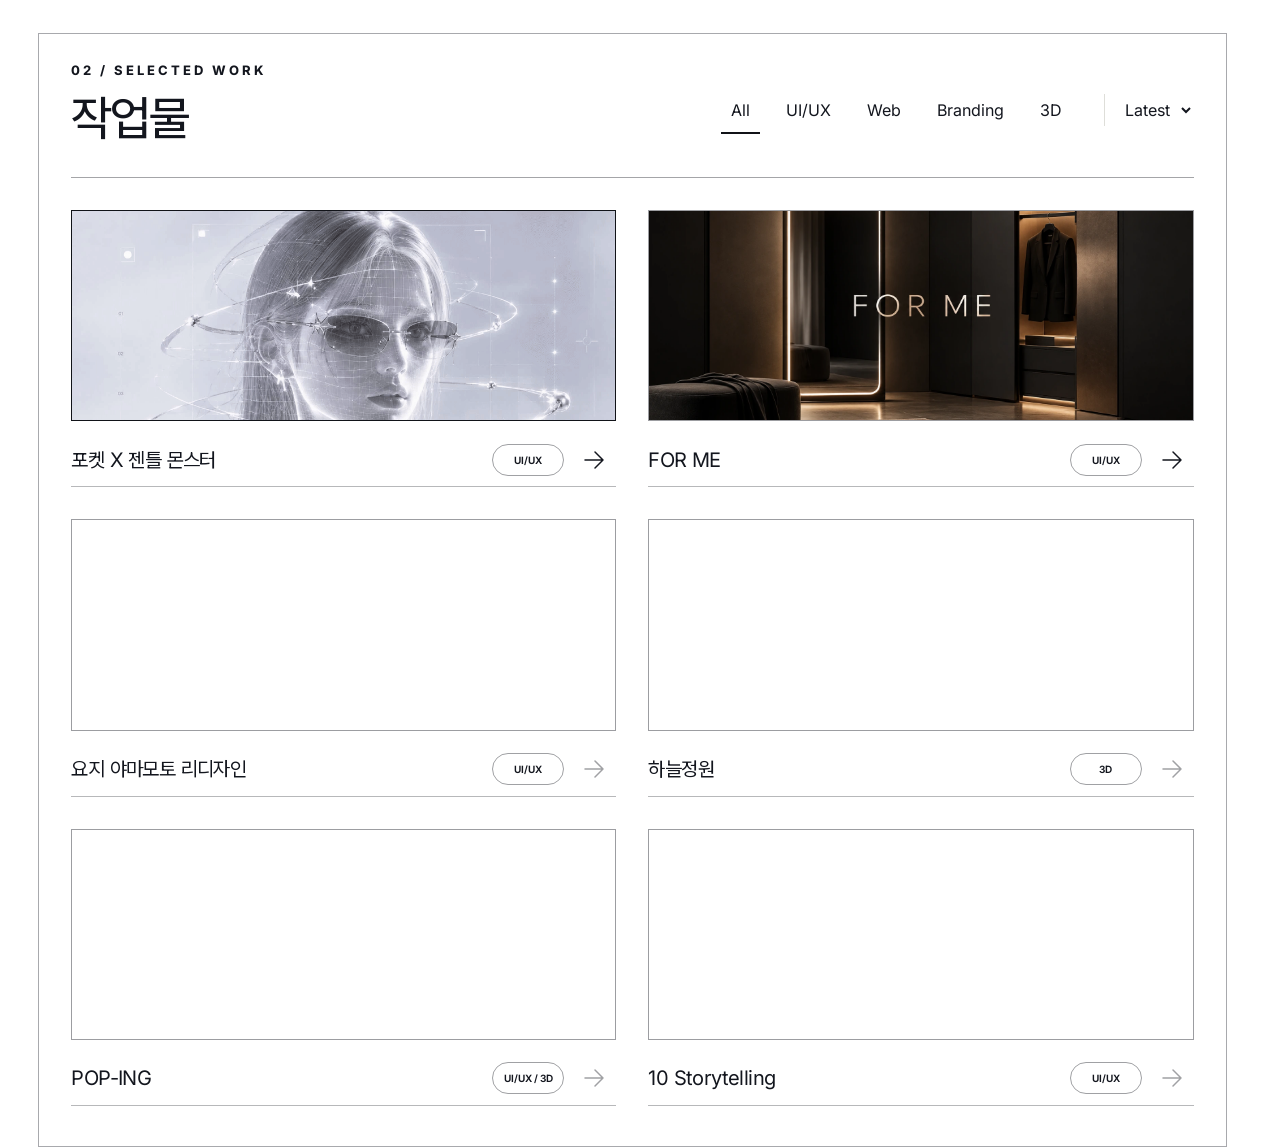
<file: work/index.html>
<!DOCTYPE html><!--rytzPks3CTyiUg1QiVn8d--><html lang="ko"><head><meta charSet="utf-8"/><meta name="viewport" content="width=device-width, initial-scale=1"/><link rel="preload" as="image" href="/assets/brand/nams-logo.svg"/><link rel="stylesheet" href="/_next/static/css/de5ac5f8816f9595.css" data-precedence="next"/><link rel="preload" as="script" fetchPriority="low" href="/_next/static/chunks/webpack-7da9bf9c72fcece9.js"/><script src="/_next/static/chunks/4bd1b696-c023c6e3521b1417.js" async=""></script><script src="/_next/static/chunks/255-2005b055456c798b.js" async=""></script><script src="/_next/static/chunks/main-app-ee992a12acbeb48d.js" async=""></script><script src="/_next/static/chunks/619-ba102abea3e3d0e4.js" async=""></script><script src="/_next/static/chunks/394-9d90b70f501079b1.js" async=""></script><script src="/_next/static/chunks/app/layout-073f0bc294c08c9b.js" async=""></script><script src="/_next/static/chunks/app/work/page-94af9789cb4d6479.js" async=""></script><title>Work | NAMS ARCHIVE</title><meta name="description" content="관찰하고, 기록하고, 경험을 디자인합니다. 노남수의 디자인 포트폴리오."/><link rel="icon" href="/assets/brand/nams-logo.svg" type="image/svg+xml"/><script src="/_next/static/chunks/polyfills-42372ed130431b0a.js" noModule=""></script><script id="nams-theme-bootstrap">/* Saved appearance with a soft reveal; the film remains a separate live layer. */
(() => {
  if (window.NamsTheme) return;
  const root = document.documentElement;
  const storageKey = 'nams-hero-theme';
  const valid = value => value === 'dark' || value === 'light';
  let saved;
  try { saved = localStorage.getItem(storageKey); } catch {}
  let mode = valid(saved) ? saved : matchMedia('(prefers-color-scheme: dark)').matches ? 'dark' : 'light';
  let wantedMode = mode;
  let activeTransition = null;
  let settleTimer;
  const apply = (next, persist = true) => {
    mode = next;
    root.dataset.theme = next;
    root.style.colorScheme = next;
    if (persist) { try { localStorage.setItem(storageKey, next); } catch {} }
    window.dispatchEvent(new CustomEvent('nams:themechange', {detail:{theme:next}}));
  };
  const finish = () => { delete root.dataset.themeMotion; };
  const set = (next, event) => {
    if (!valid(next) || next === wantedMode) return;
    wantedMode = next;
    clearTimeout(settleTimer);
    // A second click takes effect immediately rather than being discarded.
    if (activeTransition) {
      activeTransition.skipTransition();
      apply(next);
      return;
    }
    const reduced = matchMedia('(prefers-reduced-motion: reduce)').matches;
    const coarse = matchMedia('(pointer: coarse)').matches;
    const canReveal = document.startViewTransition && window.CSS?.registerProperty
      && !reduced && !coarse && innerWidth >= 768 && !document.hidden;
    if (!canReveal) {
      if (!reduced && !document.hidden) root.dataset.themeMotion = 'fade';
      else finish();
      apply(next);
      settleTimer = setTimeout(finish, 520);
      return;
    }
    const bounds = event?.currentTarget?.getBoundingClientRect();
    const x = event?.clientX || (bounds ? bounds.left + bounds.width / 2 : innerWidth - 48);
    const y = event?.clientY || (bounds ? bounds.top + bounds.height / 2 : 48);
    root.style.setProperty('--theme-x', `${x}px`);
    root.style.setProperty('--theme-y', `${y}px`);
    root.style.setProperty('--theme-radius', `${Math.hypot(Math.max(x,innerWidth-x),Math.max(y,innerHeight-y)) + 96}px`);
    root.dataset.themeMotion = 'reveal';
    try {
      const transition = document.startViewTransition(() => apply(wantedMode));
      activeTransition = transition;
      transition.finished.catch(() => {}).finally(() => {
        if (activeTransition !== transition) return;
        activeTransition = null;
        finish();
      });
    } catch {
      activeTransition = null;
      root.dataset.themeMotion = 'fade';
      apply(next);
      settleTimer = setTimeout(finish, 520);
    }
  };
  window.NamsTheme = {get:() => mode, set};
  apply(mode, false);
  window.addEventListener('storage', event => {
    if (event.key === storageKey && valid(event.newValue)) {
      wantedMode = event.newValue;
      activeTransition?.skipTransition();
      apply(event.newValue, false);
    }
  });
})();
</script><script id="nams-locale-bootstrap">/* One saved language across the archive. Text updates through React after hydration. */
(() => {
  if (window.NamsLocale) return;
  const key = 'nams-locale';
  const valid = value => ['ko', 'ja', 'en'].includes(value);
  let locale = 'ko';
  try { const saved = localStorage.getItem(key); if (valid(saved)) locale = saved; } catch {}
  const apply = (next, persist = true) => {
    if (!valid(next)) return;
    locale = next;
    document.documentElement.lang = next;
    if (persist) { try { localStorage.setItem(key, next); } catch {} }
    window.dispatchEvent(new CustomEvent('nams:localechange', {detail:{locale:next}}));
  };
  window.NamsLocale = {get:() => locale, set:next => apply(next)};
  apply(locale, false);
  window.addEventListener('storage', event => {
    if (event.key === key && valid(event.newValue)) apply(event.newValue, false);
  });
})();
</script></head><body><div hidden=""><!--$--><!--/$--></div><div class="archive-layout redesigned-layout"><a class="skip-link" href="#main-content">본문으로 건너뛰기</a><header class="site-header page-width redesigned-header"><a class="redesigned-brand" href="/?project=gentlemonster-pocket" aria-label="NAMS ARCHIVE 메인"><svg viewBox="87 43 104 28" width="104" height="28" aria-hidden="true"><g fill="currentColor"><path d="M90 69.5625H92.9817V54.9747C92.9817 53.8603 92.9486 51.6992 92.8326 48.5756C94.6051 51.5979 95.9966 53.9279 96.6757 55.0085L105.72 69.5625H109.182V44.4053H106.201V60.6477C106.201 61.4919 106.25 63.67 106.3 65.4259C105.306 63.6362 104.18 61.7283 103.6 60.7828L93.429 44.4053H90V69.5625Z"/><path d="M113.9 69.5625H117.134L119.714 62.505H130.413L132.925 69.5625H136.227L126.87 44.4053H123.361L113.9 69.5625ZM120.695 59.8035L122.673 54.4006C123.327 52.6278 124.015 50.6017 125.116 47.2587C126.216 50.6017 126.904 52.6278 127.541 54.4006L129.467 59.8035H120.695Z"/><path d="M141.101 69.5625H143.995V54.9747C143.995 53.2694 143.963 51.1082 143.898 49.0315C144.825 51.5303 145.605 53.6915 146.109 54.9747L151.768 69.5625H154.175L159.802 54.9747C160.322 53.624 161.135 51.3277 162.062 48.66C162.013 50.855 161.964 53.1681 161.964 54.9747V69.5625H164.843V44.4053H160.842L154.793 60.6477C154.37 61.8127 153.541 64.0414 153.02 65.561C152.484 64.0414 151.671 61.8127 151.232 60.6477L145.085 44.4053H141.101V69.5625Z"/><path d="M180.138 69.9678C186.055 69.9678 190 67.0131 190 62.6401C190 59.1282 187.516 56.9671 182.22 55.7514L179.133 55.0423C175.189 54.1305 173.673 52.9993 173.673 51.0408C173.673 48.5419 176.175 46.786 179.7 46.786C183.389 46.786 185.781 48.6939 185.982 51.8343H189.233C189.087 47.0055 185.471 44.0001 179.809 44.0001C174.129 44.0001 170.422 46.8535 170.422 51.1927C170.422 54.6202 172.723 56.6125 178.275 57.8788L181.325 58.571C185.251 59.4659 186.712 60.6815 186.712 62.7752C186.712 65.4766 184.101 67.1988 180.138 67.1988C175.773 67.1988 173.234 65.0545 173.234 61.4582H169.874C169.874 66.6923 173.855 69.9678 180.138 69.9678Z"/></g></svg></a><nav class="site-nav" aria-label="주요 메뉴"><a href="/?project=gentlemonster-pocket">Main</a><a href="/work?project=gentlemonster-pocket" aria-current="page">Work</a><a href="/about?project=gentlemonster-pocket">About</a><a href="/contact?project=gentlemonster-pocket">Contact</a></nav><div class="site-utilities"><div class="language-picker"><button class="language-trigger" type="button" aria-label="언어 선택" aria-haspopup="menu" aria-expanded="false" aria-controls="archive-language-menu"><span lang="ko">한국어</span><svg width="12" height="12" viewBox="0 0 16 16" fill="none" aria-hidden="true"><path d="m4 6 4 4 4-4" stroke="currentColor" stroke-width="1.5" stroke-linecap="round" stroke-linejoin="round"></path></svg></button></div><span class="utility-divider" aria-hidden="true"></span><button class="appearance-toggle" type="button" aria-label="화이트 모드로 전환" title="화이트 모드로 전환"><svg width="20" height="20" viewBox="0 0 24 24" fill="none" aria-hidden="true" focusable="false"><path d="M3.5 3.5h17v17h-17z" stroke="currentColor" stroke-width="1.5"></path><path d="M20 4 4 20h16V4Z" fill="currentColor"></path></svg></button></div></header><div class="page-transition" data-motion="enter"><main id="main-content" tabindex="-1" class="nams-work-page" data-locale="ko"><div class="nams-work-heading"><h1>WORK.</h1><div class="nams-work-toolbar"><div class="nams-work-filters" role="group" aria-label="작업 분류"><button type="button" data-category="all" aria-pressed="true">전체</button><button type="button" data-category="uiux" aria-pressed="false">UI/UX</button><button type="button" data-category="web" aria-pressed="false">웹</button><button type="button" data-category="branding" aria-pressed="false">브랜딩</button><button type="button" data-category="graphic" aria-pressed="false">그래픽</button><button type="button" data-category="3d" aria-pressed="false">3D</button></div><label class="nams-work-sort"><span class="sr-only">정렬</span><select aria-label="정렬"><option value="latest" selected="">최신순</option><option value="original">기존순</option></select></label></div></div><div class="nams-work-grid"><article class="nams-work-card" data-project-id="for-me" data-status="published"><a class="nams-work-card__bar" href="https://for-me-c67.pages.dev/" aria-label="FOR ME — 프로젝트 보기"><span class="nams-work-card__number">01</span><h2>FOR ME</h2><span class="nams-work-card__category">UI/UX 디자인</span><span class="nams-work-card__dots" aria-hidden="true"><span></span><span></span><span></span></span></a><a class="nams-work-card__media" href="https://for-me-c67.pages.dev/" aria-label="FOR ME — 프로젝트 보기"><img src="/assets/projects/work/for-me-device-mockup-1600.webp" srcSet="/assets/projects/work/for-me-device-mockup-960.webp 960w, /assets/projects/work/for-me-device-mockup-1600.webp 1600w" sizes="(max-width: 700px) 90vw, 45vw" alt="FOR ME" loading="lazy" decoding="async"/><span class="nams-work-card__caption" aria-hidden="true"><span>FOR ME</span></span></a></article><article class="nams-work-card" data-project-id="pop-ing" data-status="draft"><div class="nams-work-card__bar"><span class="nams-work-card__number">02</span><h2>POP-ING</h2><span class="nams-work-card__category">웹 · 인터랙션</span><span class="nams-work-card__dots" aria-hidden="true"><span></span><span></span><span></span></span></div><div class="nams-work-card__media" aria-label="POP-ING — 준비 중"><span class="sr-only">준비 중</span></div></article><article class="nams-work-card" data-project-id="gentlemonster-pocket" data-status="published"><a class="nams-work-card__bar" href="/work/gentlemonster-pocket" aria-label="POCKET × GENTLE MONSTER — 프로젝트 보기"><span class="nams-work-card__number">03</span><h2>POCKET × GENTLE MONSTER</h2><span class="nams-work-card__category">웹 · 캠페인</span><span class="nams-work-card__dots" aria-hidden="true"><span></span><span></span><span></span></span></a><a class="nams-work-card__media" href="/work/gentlemonster-pocket" aria-label="POCKET × GENTLE MONSTER — 프로젝트 보기"><img src="/assets/projects/work/pocket-device-mockup-1600.webp" srcSet="/assets/projects/work/pocket-device-mockup-960.webp 960w, /assets/projects/work/pocket-device-mockup-1600.webp 1600w" sizes="(max-width: 700px) 90vw, 45vw" alt="POCKET × GENTLE MONSTER" loading="lazy" decoding="async"/><span class="nams-work-card__caption" aria-hidden="true"><span>POCKET × GENTLE MONSTER</span></span></a></article><article class="nams-work-card" data-project-id="no-fixed-form" data-status="draft"><div class="nams-work-card__bar"><span class="nams-work-card__number">04</span><h2>NO FIEXD FORM</h2><span class="nams-work-card__category">UI/UX 디자인 · 인터랙션</span><span class="nams-work-card__dots" aria-hidden="true"><span></span><span></span><span></span></span></div><div class="nams-work-card__media" aria-label="NO FIEXD FORM — 준비 중"><span class="sr-only">준비 중</span></div></article><article class="nams-work-card" data-project-id="sky-garden" data-status="draft"><div class="nams-work-card__bar"><span class="nams-work-card__number">05</span><h2>하늘 정원</h2><span class="nams-work-card__category">3D · 공간</span><span class="nams-work-card__dots" aria-hidden="true"><span></span><span></span><span></span></span></div><div class="nams-work-card__media" aria-label="하늘 정원 — 준비 중"><span class="sr-only">준비 중</span></div></article><article class="nams-work-card" data-project-id="uniqlo-uiux-redesign" data-status="draft"><div class="nams-work-card__bar"><span class="nams-work-card__number">06</span><h2>유니클로 UI/UX 리디자인</h2><span class="nams-work-card__category">웹 · 인터랙션</span><span class="nams-work-card__dots" aria-hidden="true"><span></span><span></span><span></span></span></div><div class="nams-work-card__media" aria-label="유니클로 UI/UX 리디자인 — 준비 중"><span class="sr-only">준비 중</span></div></article></div></main></div><footer class="redesigned-footer"><div class="redesigned-footer__identity"><a href="/" class="redesigned-brand" aria-label="NAMS Main"><svg viewBox="87 43 104 28" width="104" height="28" aria-hidden="true"><g fill="currentColor"><path d="M90 69.5625H92.9817V54.9747C92.9817 53.8603 92.9486 51.6992 92.8326 48.5756C94.6051 51.5979 95.9966 53.9279 96.6757 55.0085L105.72 69.5625H109.182V44.4053H106.201V60.6477C106.201 61.4919 106.25 63.67 106.3 65.4259C105.306 63.6362 104.18 61.7283 103.6 60.7828L93.429 44.4053H90V69.5625Z"/><path d="M113.9 69.5625H117.134L119.714 62.505H130.413L132.925 69.5625H136.227L126.87 44.4053H123.361L113.9 69.5625ZM120.695 59.8035L122.673 54.4006C123.327 52.6278 124.015 50.6017 125.116 47.2587C126.216 50.6017 126.904 52.6278 127.541 54.4006L129.467 59.8035H120.695Z"/><path d="M141.101 69.5625H143.995V54.9747C143.995 53.2694 143.963 51.1082 143.898 49.0315C144.825 51.5303 145.605 53.6915 146.109 54.9747L151.768 69.5625H154.175L159.802 54.9747C160.322 53.624 161.135 51.3277 162.062 48.66C162.013 50.855 161.964 53.1681 161.964 54.9747V69.5625H164.843V44.4053H160.842L154.793 60.6477C154.37 61.8127 153.541 64.0414 153.02 65.561C152.484 64.0414 151.671 61.8127 151.232 60.6477L145.085 44.4053H141.101V69.5625Z"/><path d="M180.138 69.9678C186.055 69.9678 190 67.0131 190 62.6401C190 59.1282 187.516 56.9671 182.22 55.7514L179.133 55.0423C175.189 54.1305 173.673 52.9993 173.673 51.0408C173.673 48.5419 176.175 46.786 179.7 46.786C183.389 46.786 185.781 48.6939 185.982 51.8343H189.233C189.087 47.0055 185.471 44.0001 179.809 44.0001C174.129 44.0001 170.422 46.8535 170.422 51.1927C170.422 54.6202 172.723 56.6125 178.275 57.8788L181.325 58.571C185.251 59.4659 186.712 60.6815 186.712 62.7752C186.712 65.4766 184.101 67.1988 180.138 67.1988C175.773 67.1988 173.234 65.0545 173.234 61.4582H169.874C169.874 66.6923 173.855 69.9678 180.138 69.9678Z"/></g></svg></a><span>Design × Code · Implementation</span></div><p>2026 PORTFOLIO NAMS</p><div class="redesigned-footer__links"><a href="mailto:jujono2@gmail.com">E-mail</a><span aria-hidden="true">/</span><a href="https://www.instagram.com/beginnerboy.design/" target="_blank" rel="noopener noreferrer">Instagram</a></div></footer></div><script src="/_next/static/chunks/webpack-7da9bf9c72fcece9.js" id="_R_" async=""></script><script>(self.__next_f=self.__next_f||[]).push([0])</script><script>self.__next_f.push([1,"1:\"$Sreact.fragment\"\n2:I[2865,[\"619\",\"static/chunks/619-ba102abea3e3d0e4.js\",\"394\",\"static/chunks/394-9d90b70f501079b1.js\",\"177\",\"static/chunks/app/layout-073f0bc294c08c9b.js\"],\"ProjectSelectionProvider\"]\n3:I[5399,[\"619\",\"static/chunks/619-ba102abea3e3d0e4.js\",\"394\",\"static/chunks/394-9d90b70f501079b1.js\",\"246\",\"static/chunks/app/work/page-94af9789cb4d6479.js\"],\"SiteShell\"]\n4:I[9766,[],\"\"]\n5:I[8924,[],\"\"]\n6:I[5399,[\"619\",\"static/chunks/619-ba102abea3e3d0e4.js\",\"394\",\"static/chunks/394-9d90b70f501079b1.js\",\"246\",\"static/chunks/app/work/page-94af9789cb4d6479.js\"],\"PageFrame\"]\n7:I[4385,[\"619\",\"static/chunks/619-ba102abea3e3d0e4.js\",\"394\",\"static/chunks/394-9d90b70f501079b1.js\",\"246\",\"static/chunks/app/work/page-94af9789cb4d6479.js\"],\"WorkGallery\"]\n8:I[4431,[],\"OutletBoundary\"]\na:I[5278,[],\"AsyncMetadataOutlet\"]\nc:I[4431,[],\"ViewportBoundary\"]\ne:I[4431,[],\"MetadataBoundary\"]\nf:\"$Sreact.suspense\"\n11:I[7150,[],\"\"]\n:HL[\"/_next/static/css/de5ac5f8816f9595.css\",\"style\"]\n"])</script><script>self.__next_f.push([1,"0:{\"P\":null,\"b\":\"rytzPks3CTyiUg1QiVn8d\",\"p\":\"\",\"c\":[\"\",\"work\"],\"i\":false,\"f\":[[[\"\",{\"children\":[\"work\",{\"children\":[\"__PAGE__\",{}]}]},\"$undefined\",\"$undefined\",true],[\"\",[\"$\",\"$1\",\"c\",{\"children\":[[[\"$\",\"link\",\"0\",{\"rel\":\"stylesheet\",\"href\":\"/_next/static/css/de5ac5f8816f9595.css\",\"precedence\":\"next\",\"crossOrigin\":\"$undefined\",\"nonce\":\"$undefined\"}]],[\"$\",\"html\",null,{\"lang\":\"ko\",\"suppressHydrationWarning\":true,\"children\":[\"$\",\"body\",null,{\"suppressHydrationWarning\":true,\"children\":[\"$\",\"$L2\",null,{\"children\":[\"$\",\"$L3\",null,{\"children\":[\"$\",\"$L4\",null,{\"parallelRouterKey\":\"children\",\"error\":\"$undefined\",\"errorStyles\":\"$undefined\",\"errorScripts\":\"$undefined\",\"template\":[\"$\",\"$L5\",null,{}],\"templateStyles\":\"$undefined\",\"templateScripts\":\"$undefined\",\"notFound\":[[[\"$\",\"title\",null,{\"children\":\"404: This page could not be found.\"}],[\"$\",\"div\",null,{\"style\":{\"fontFamily\":\"system-ui,\\\"Segoe UI\\\",Roboto,Helvetica,Arial,sans-serif,\\\"Apple Color Emoji\\\",\\\"Segoe UI Emoji\\\"\",\"height\":\"100vh\",\"textAlign\":\"center\",\"display\":\"flex\",\"flexDirection\":\"column\",\"alignItems\":\"center\",\"justifyContent\":\"center\"},\"children\":[\"$\",\"div\",null,{\"children\":[[\"$\",\"style\",null,{\"dangerouslySetInnerHTML\":{\"__html\":\"body{color:#000;background:#fff;margin:0}.next-error-h1{border-right:1px solid rgba(0,0,0,.3)}@media (prefers-color-scheme:dark){body{color:#fff;background:#000}.next-error-h1{border-right:1px solid rgba(255,255,255,.3)}}\"}}],[\"$\",\"h1\",null,{\"className\":\"next-error-h1\",\"style\":{\"display\":\"inline-block\",\"margin\":\"0 20px 0 0\",\"padding\":\"0 23px 0 0\",\"fontSize\":24,\"fontWeight\":500,\"verticalAlign\":\"top\",\"lineHeight\":\"49px\"},\"children\":404}],[\"$\",\"div\",null,{\"style\":{\"display\":\"inline-block\"},\"children\":[\"$\",\"h2\",null,{\"style\":{\"fontSize\":14,\"fontWeight\":400,\"lineHeight\":\"49px\",\"margin\":0},\"children\":\"This page could not be found.\"}]}]]}]}]],[]],\"forbidden\":\"$undefined\",\"unauthorized\":\"$undefined\"}]}]}]}]}]]}],{\"children\":[\"work\",[\"$\",\"$1\",\"c\",{\"children\":[null,[\"$\",\"$L4\",null,{\"parallelRouterKey\":\"children\",\"error\":\"$undefined\",\"errorStyles\":\"$undefined\",\"errorScripts\":\"$undefined\",\"template\":[\"$\",\"$L5\",null,{}],\"templateStyles\":\"$undefined\",\"templateScripts\":\"$undefined\",\"notFound\":\"$undefined\",\"forbidden\":\"$undefined\",\"unauthorized\":\"$undefined\"}]]}],{\"children\":[\"__PAGE__\",[\"$\",\"$1\",\"c\",{\"children\":[[\"$\",\"$L6\",null,{\"className\":\"work-page\",\"children\":[\"$\",\"$L7\",null,{}]}],null,[\"$\",\"$L8\",null,{\"children\":[\"$L9\",[\"$\",\"$La\",null,{\"promise\":\"$@b\"}]]}]]}],{},null,false]},null,false]},null,false],[\"$\",\"$1\",\"h\",{\"children\":[null,[[\"$\",\"$Lc\",null,{\"children\":\"$Ld\"}],null],[\"$\",\"$Le\",null,{\"children\":[\"$\",\"div\",null,{\"hidden\":true,\"children\":[\"$\",\"$f\",null,{\"fallback\":null,\"children\":\"$L10\"}]}]}]]}],false]],\"m\":\"$undefined\",\"G\":[\"$11\",[]],\"s\":false,\"S\":true}\n"])</script><script>self.__next_f.push([1,"d:[[\"$\",\"meta\",\"0\",{\"charSet\":\"utf-8\"}],[\"$\",\"meta\",\"1\",{\"name\":\"viewport\",\"content\":\"width=device-width, initial-scale=1\"}]]\n9:null\n"])</script><script>self.__next_f.push([1,"12:I[622,[],\"IconMark\"]\nb:{\"metadata\":[[\"$\",\"title\",\"0\",{\"children\":\"Work | NAMS ARCHIVE\"}],[\"$\",\"meta\",\"1\",{\"name\":\"description\",\"content\":\"관찰하고, 기록하고, 경험을 디자인합니다. 노남수의 디자인 포트폴리오.\"}],[\"$\",\"link\",\"2\",{\"rel\":\"icon\",\"href\":\"/assets/brand/nams-logo.svg\",\"type\":\"image/svg+xml\"}],[\"$\",\"$L12\",\"3\",{}]],\"error\":null,\"digest\":\"$undefined\"}\n"])</script><script>self.__next_f.push([1,"10:\"$b:metadata\"\n"])</script></body></html>
</file>
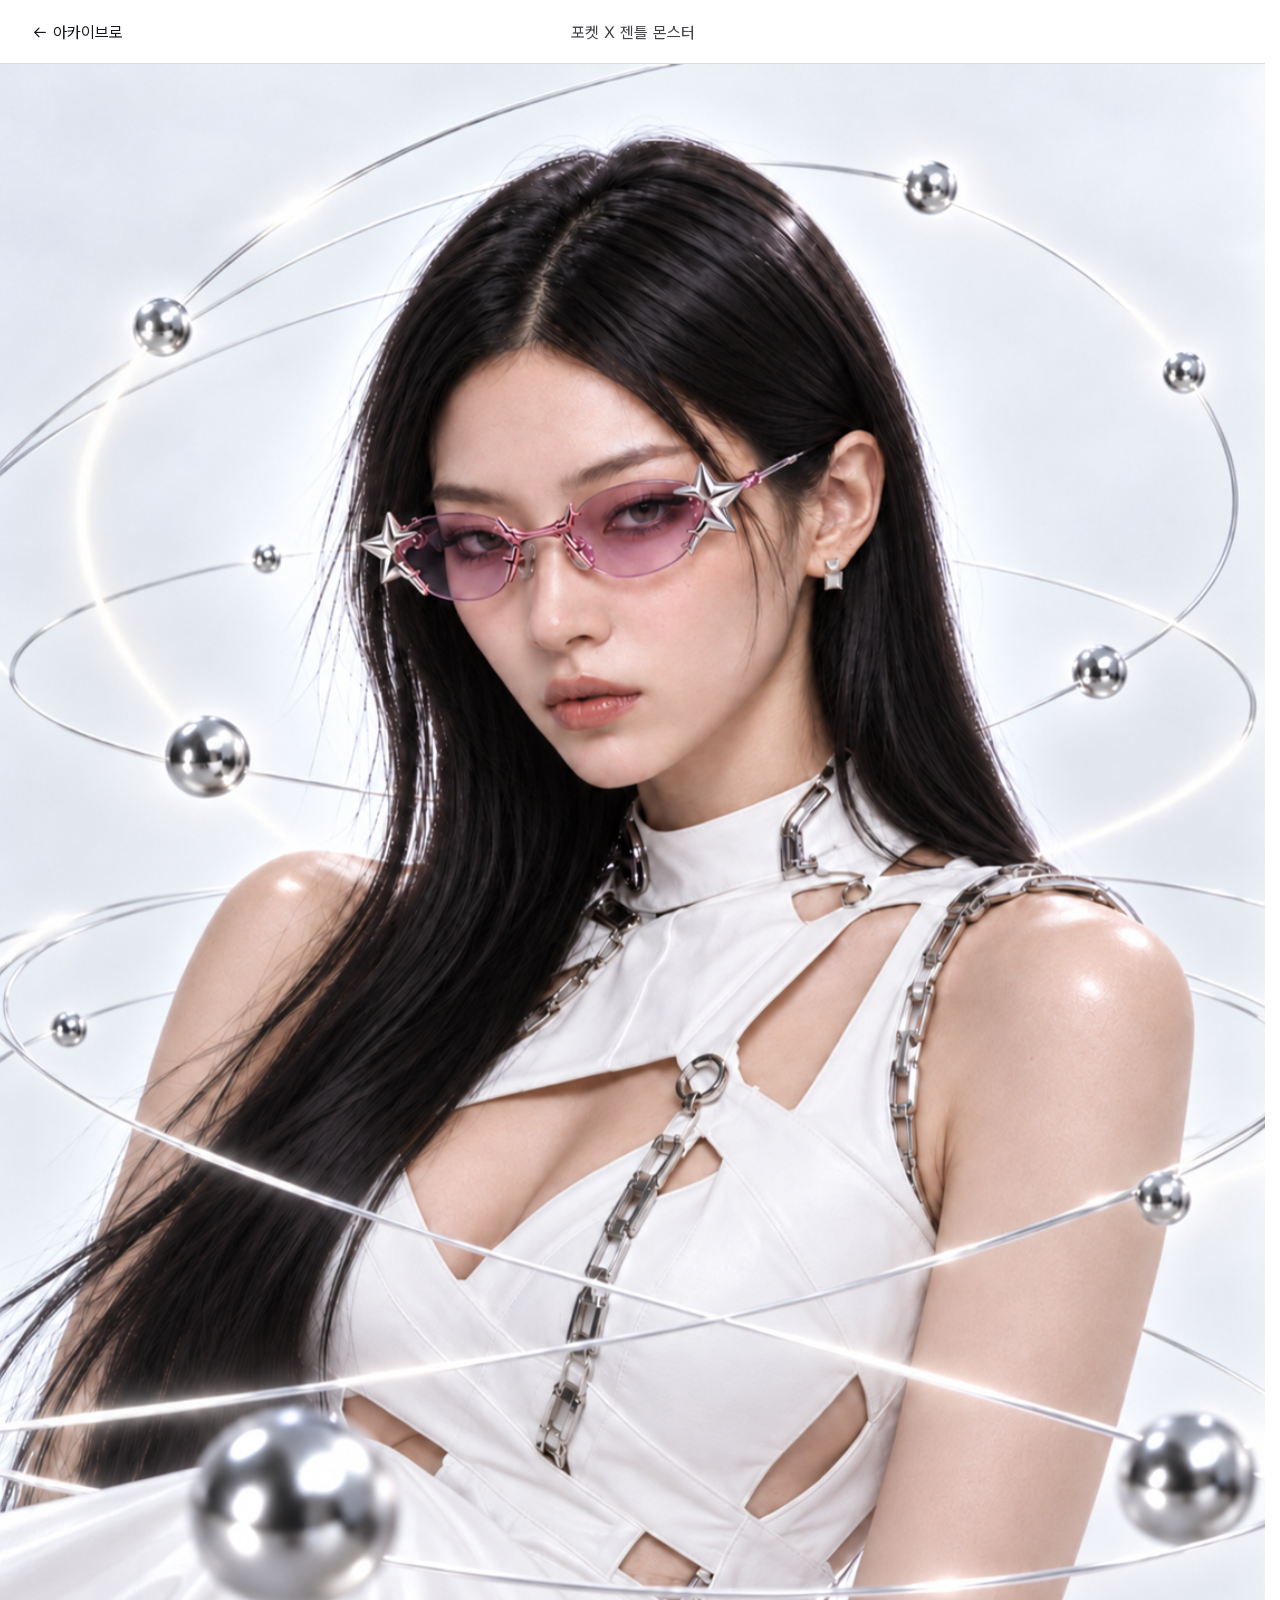
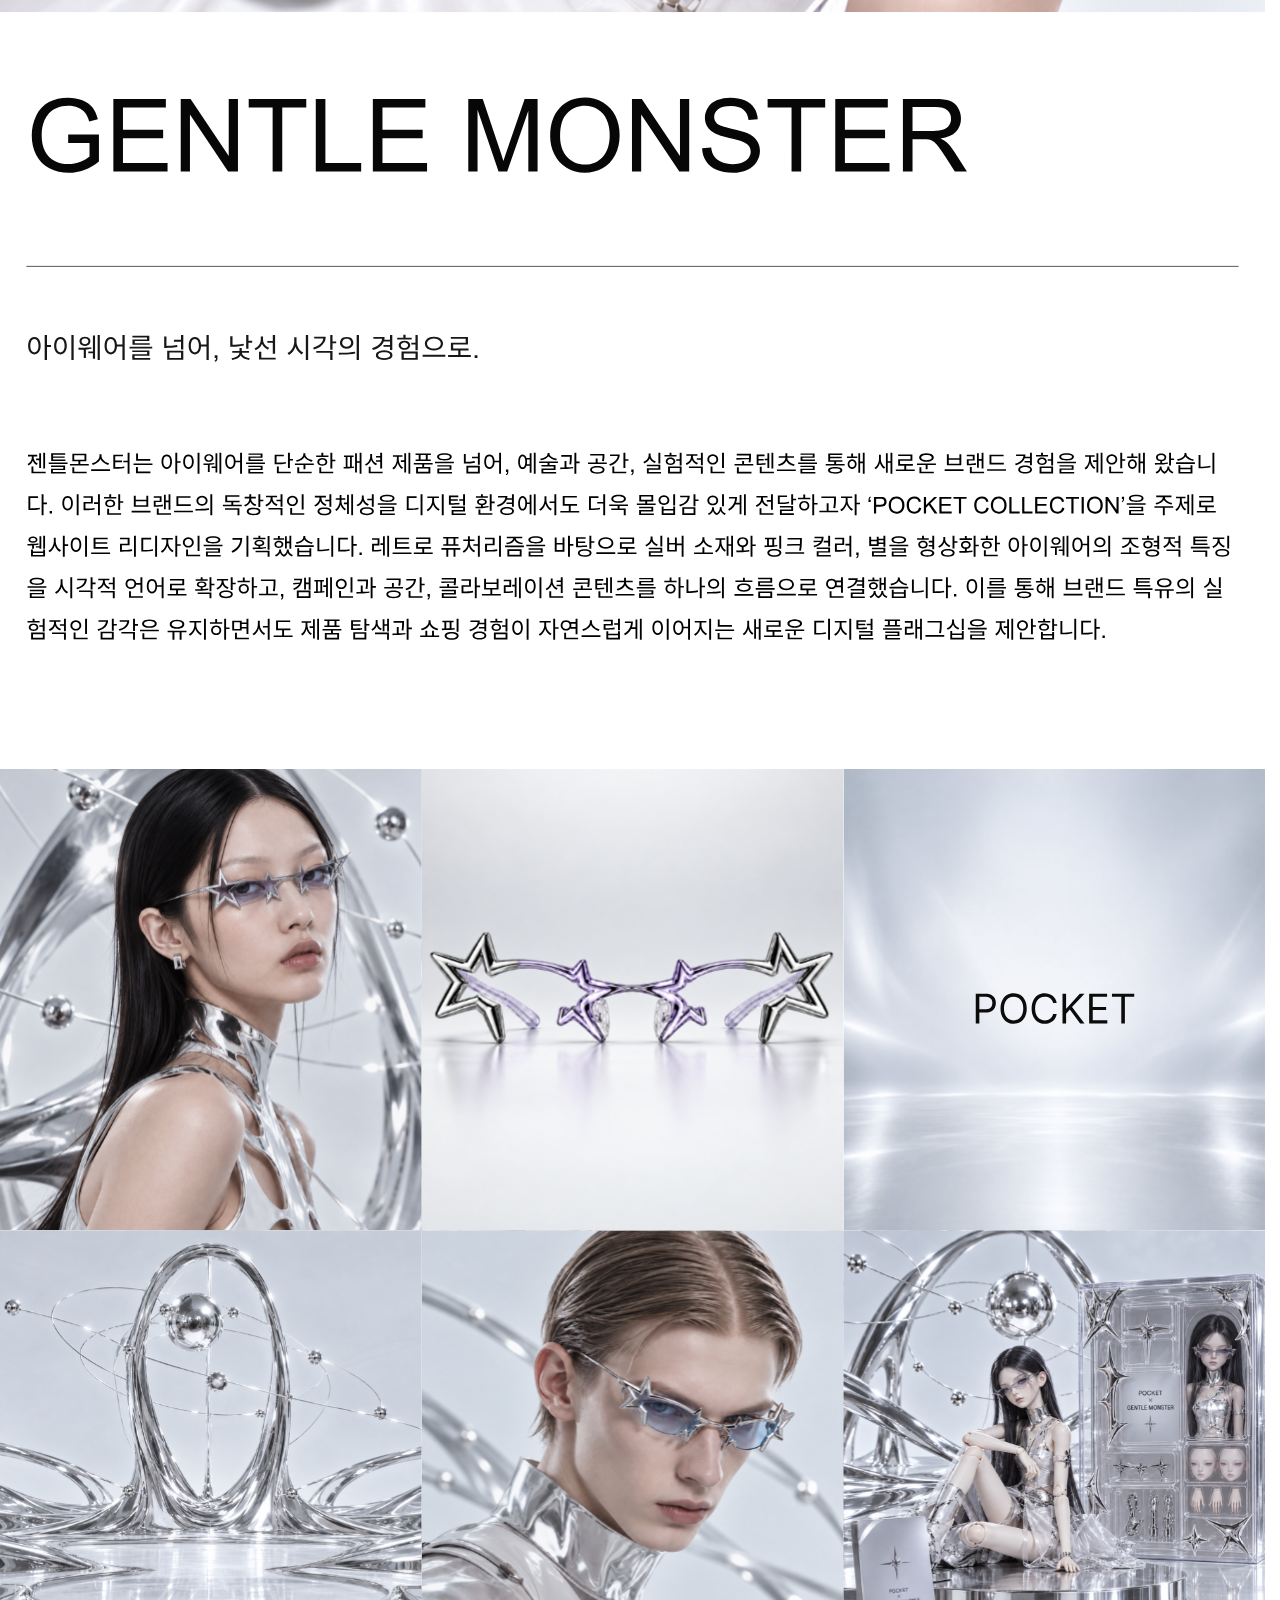
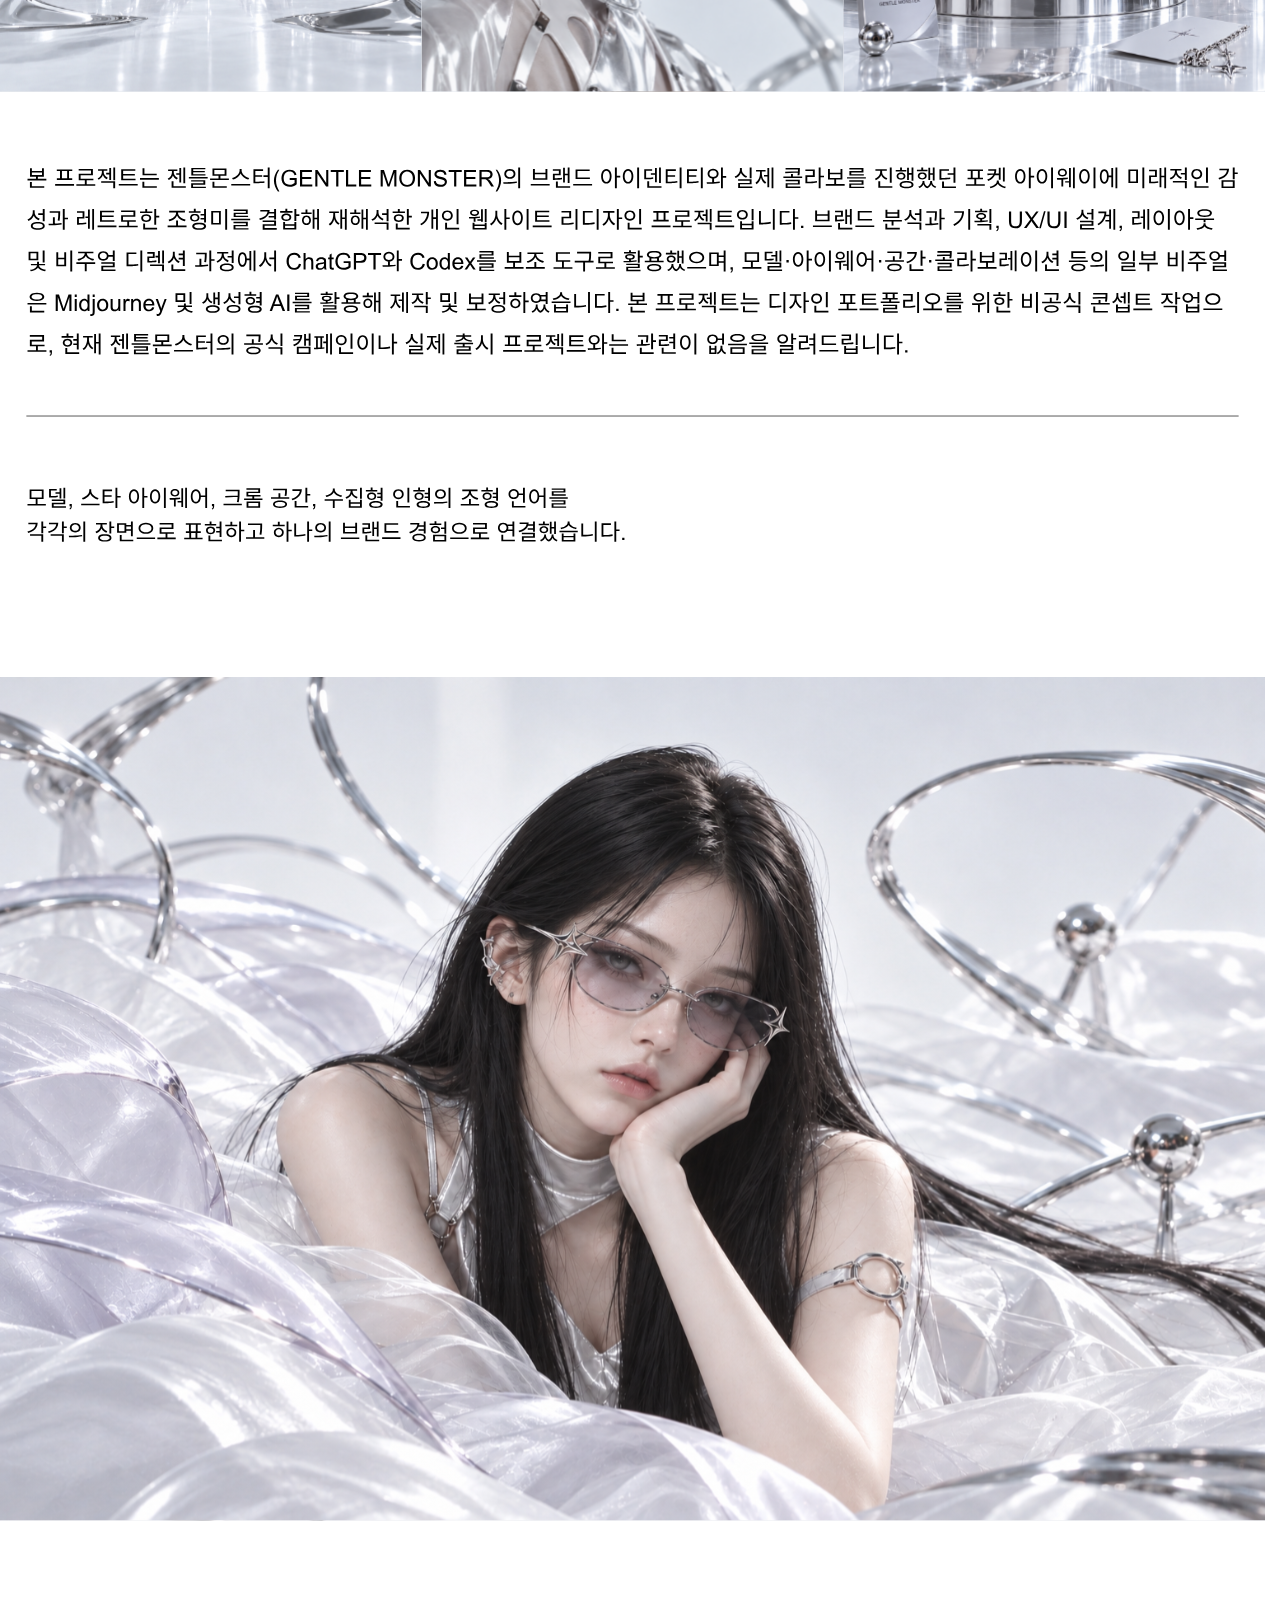
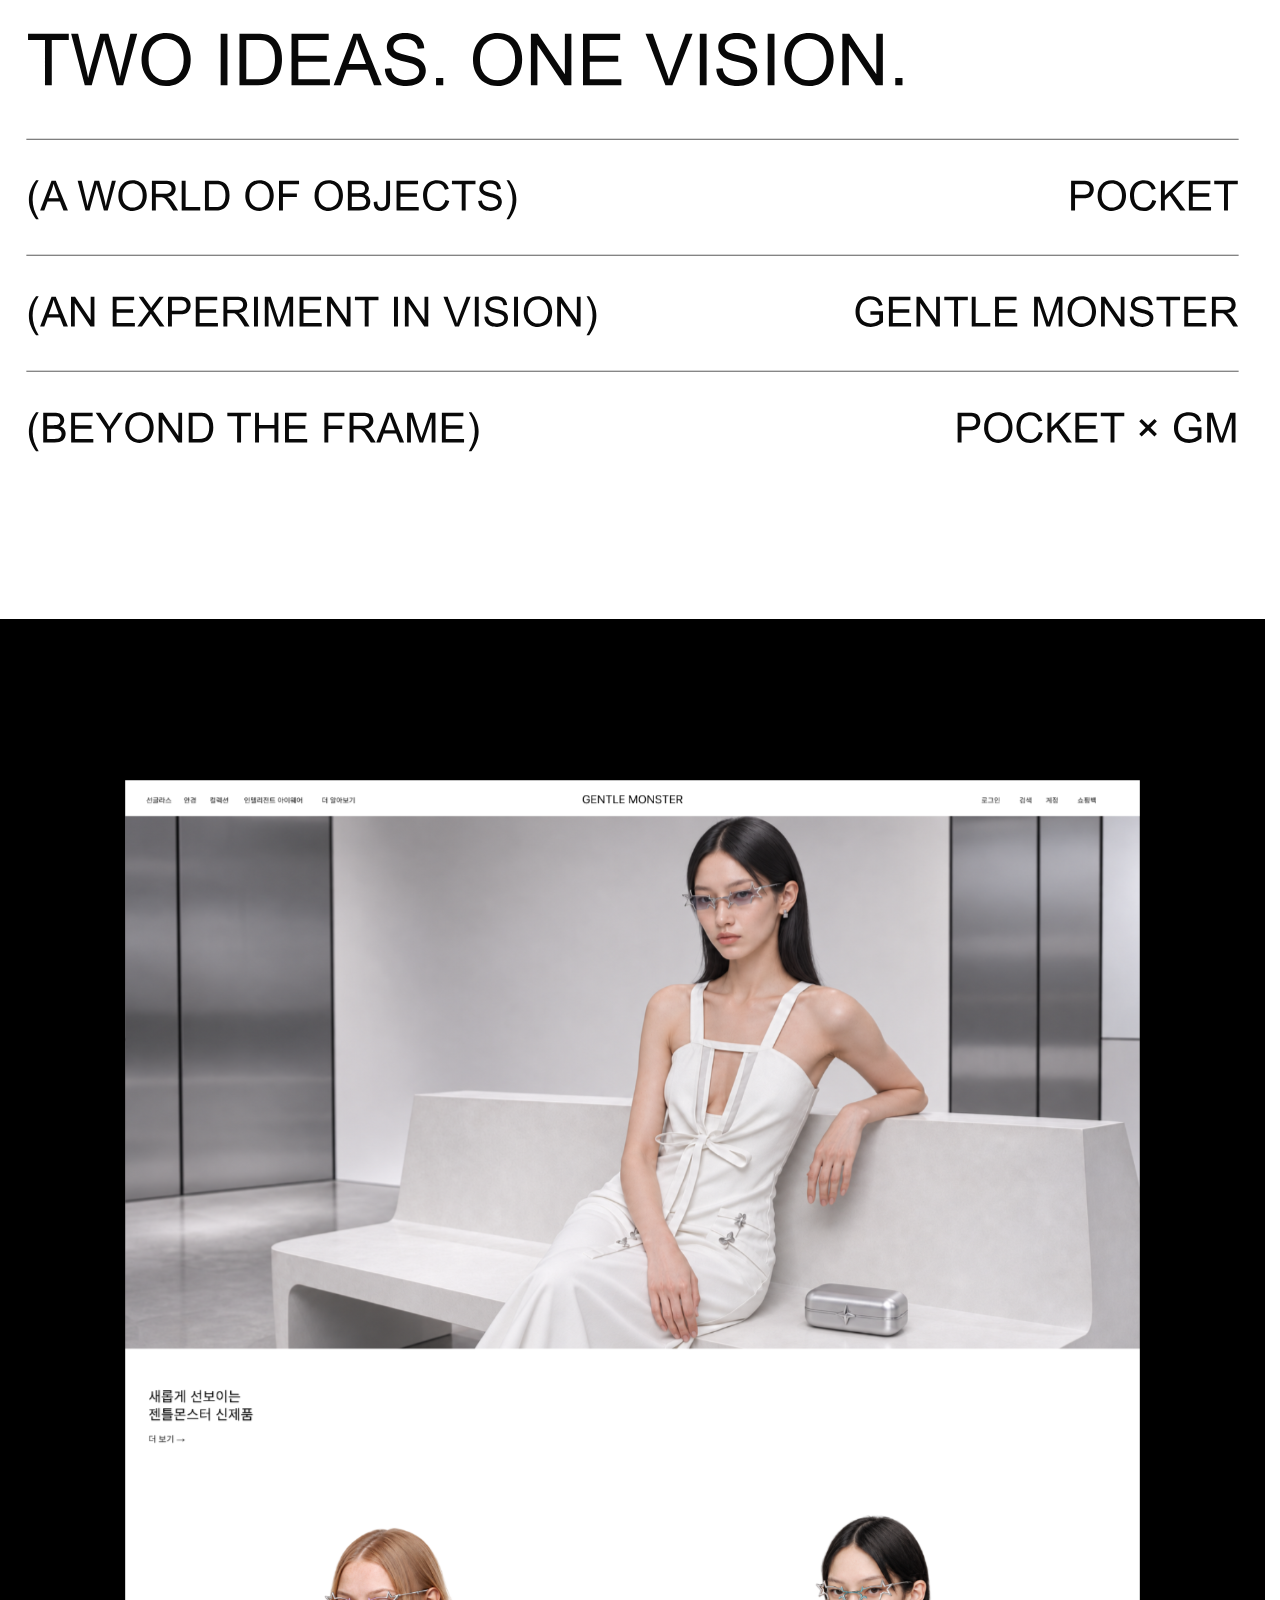
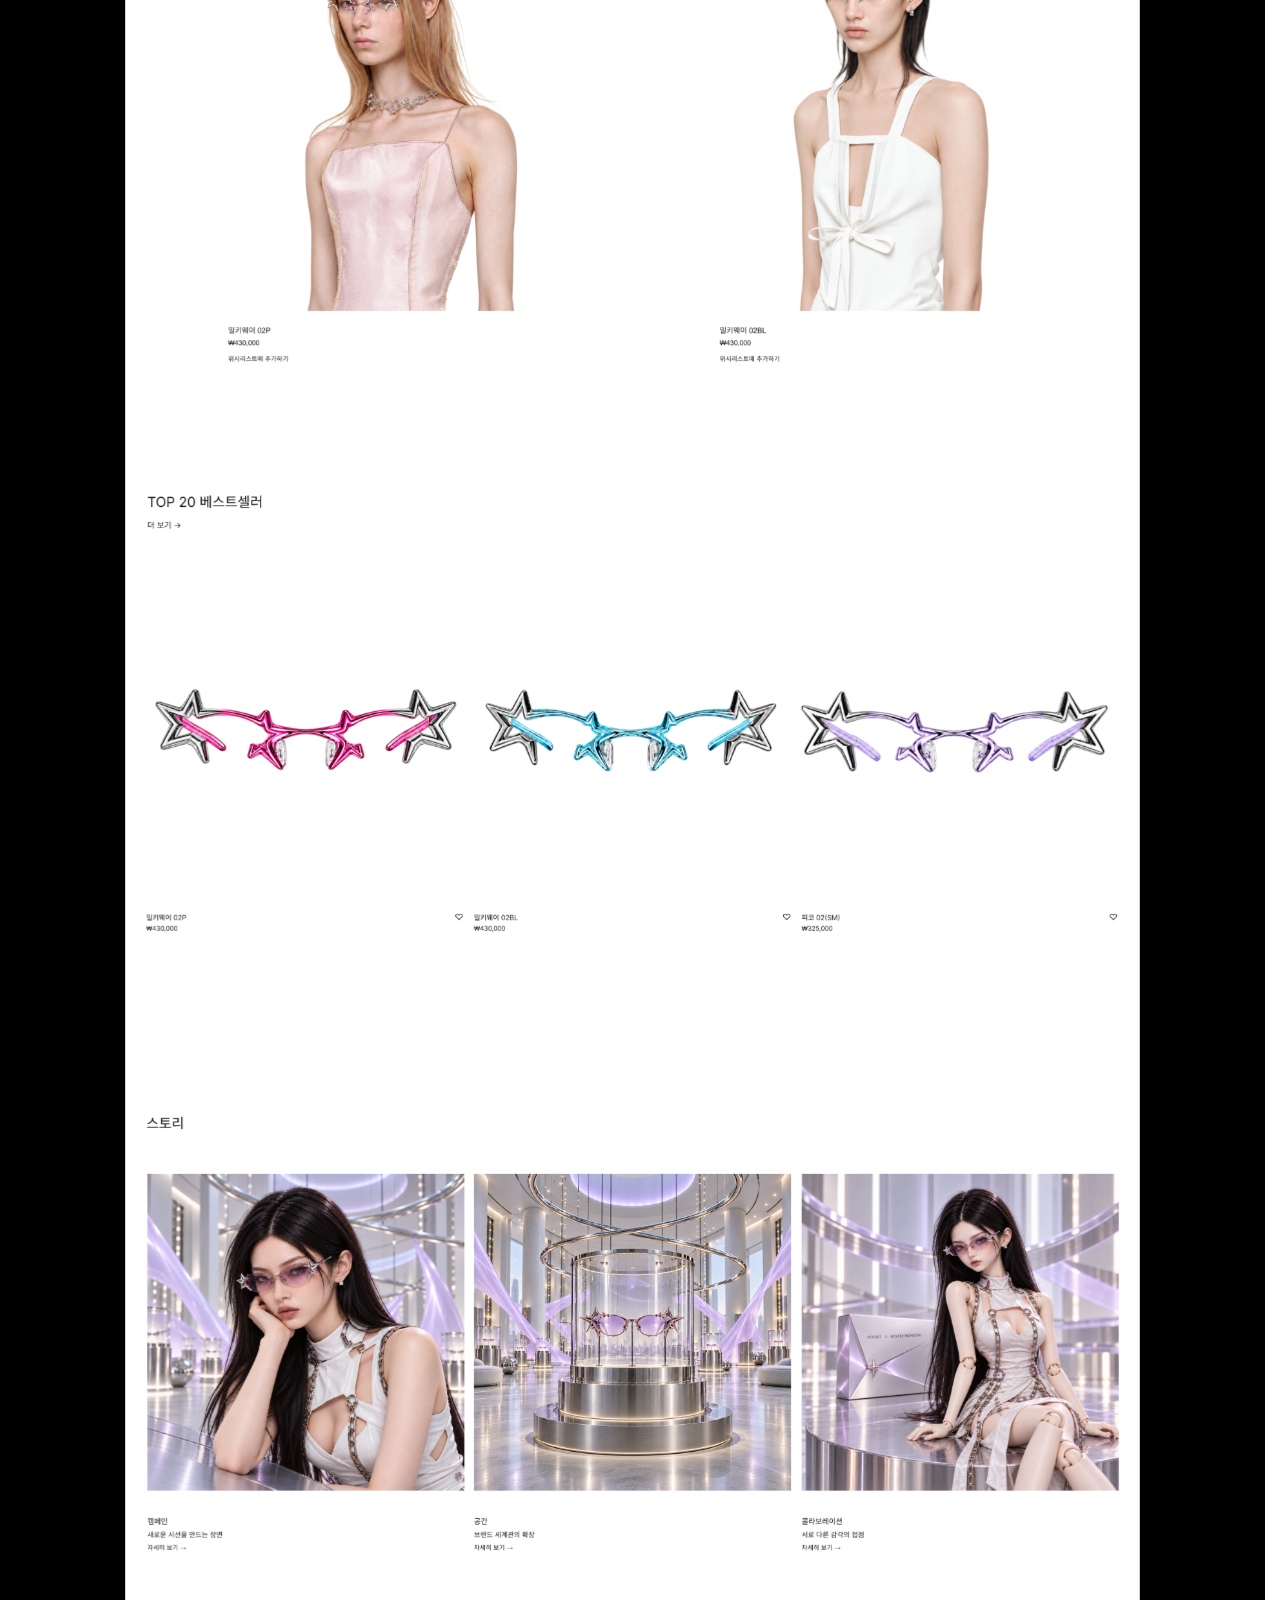
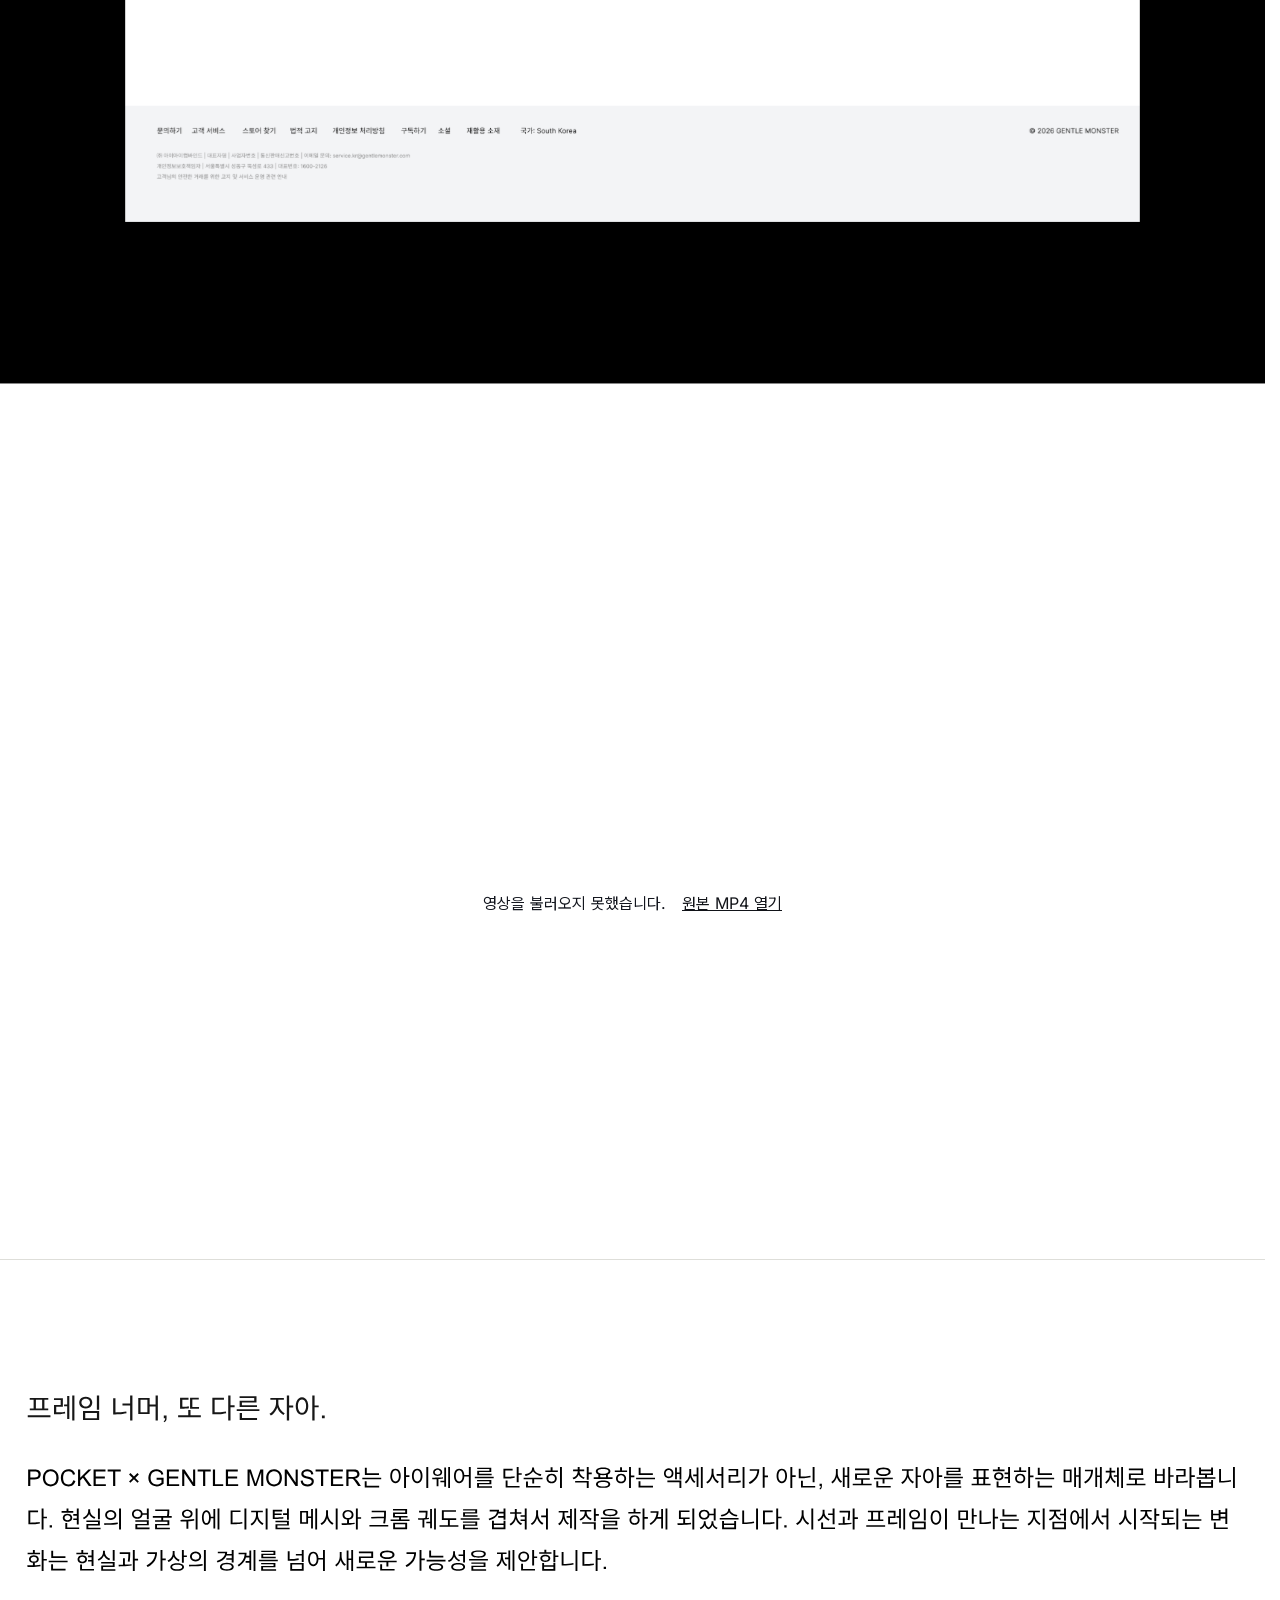
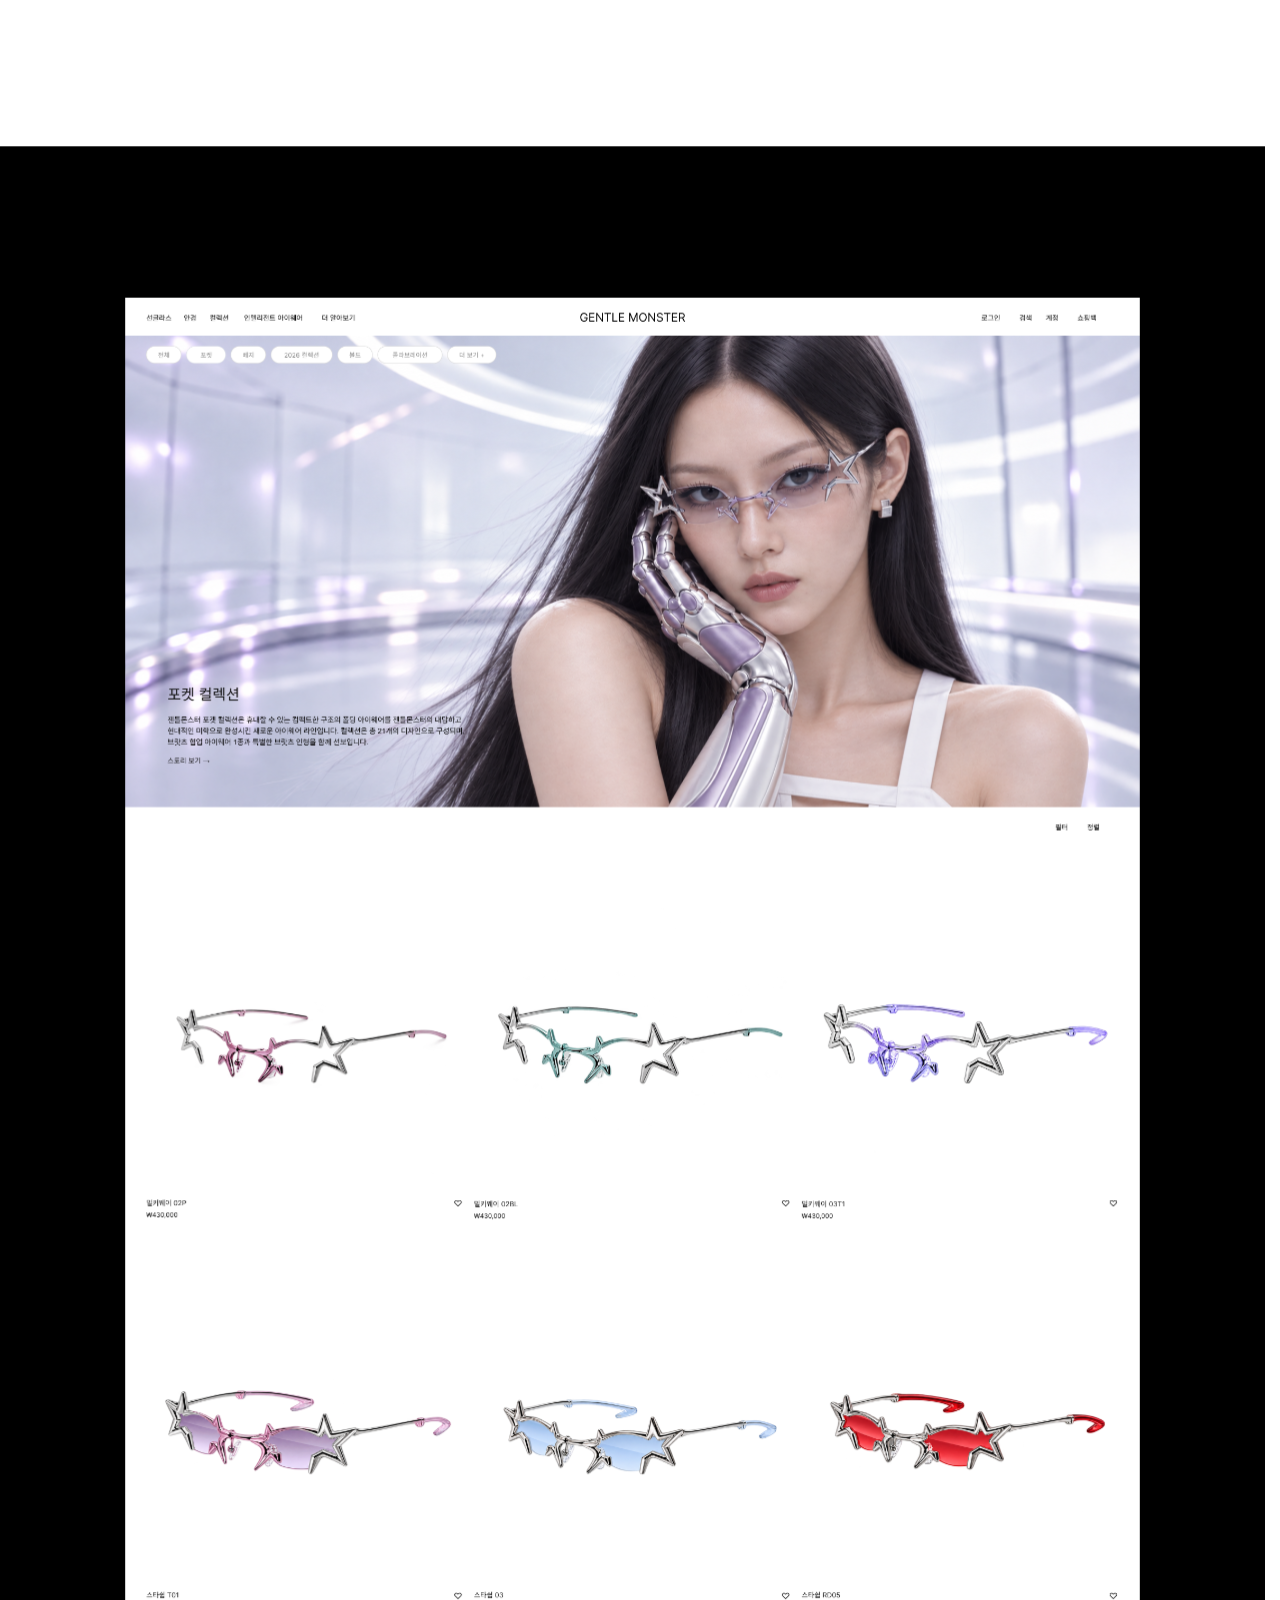
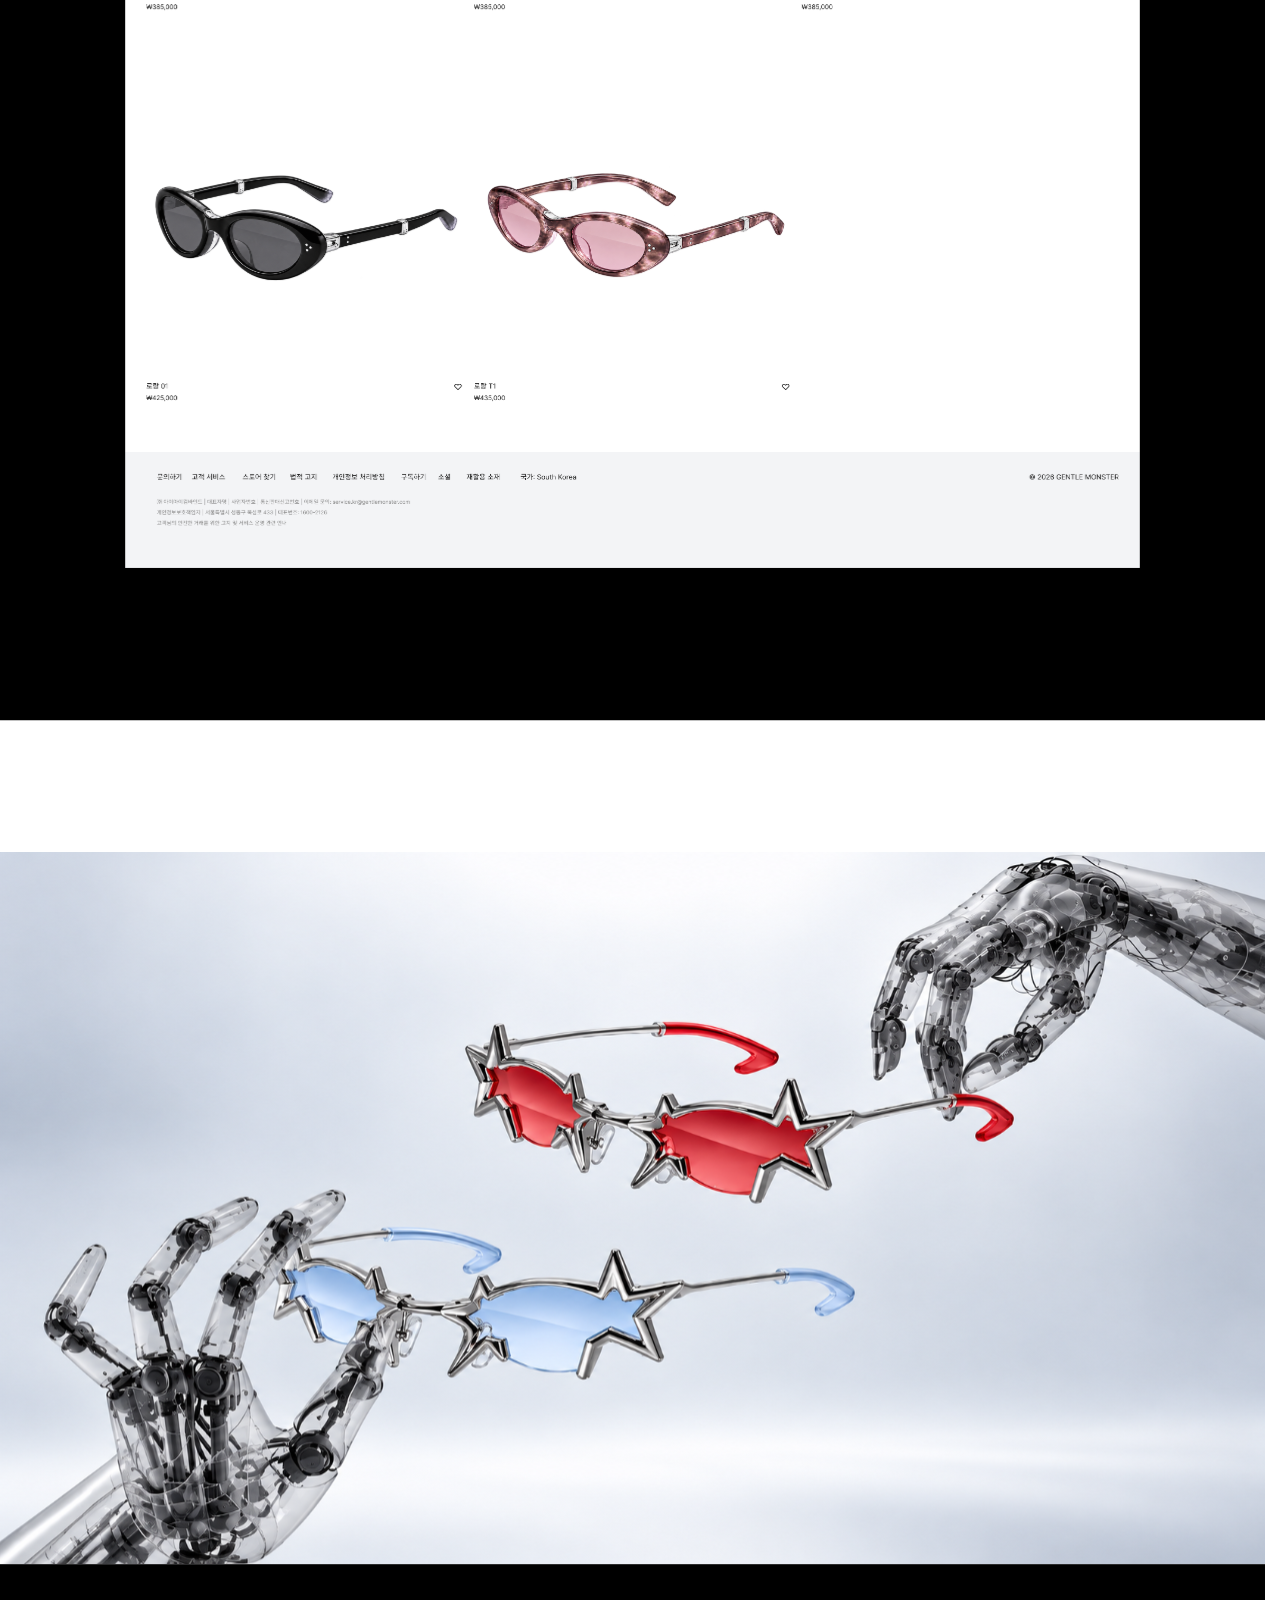
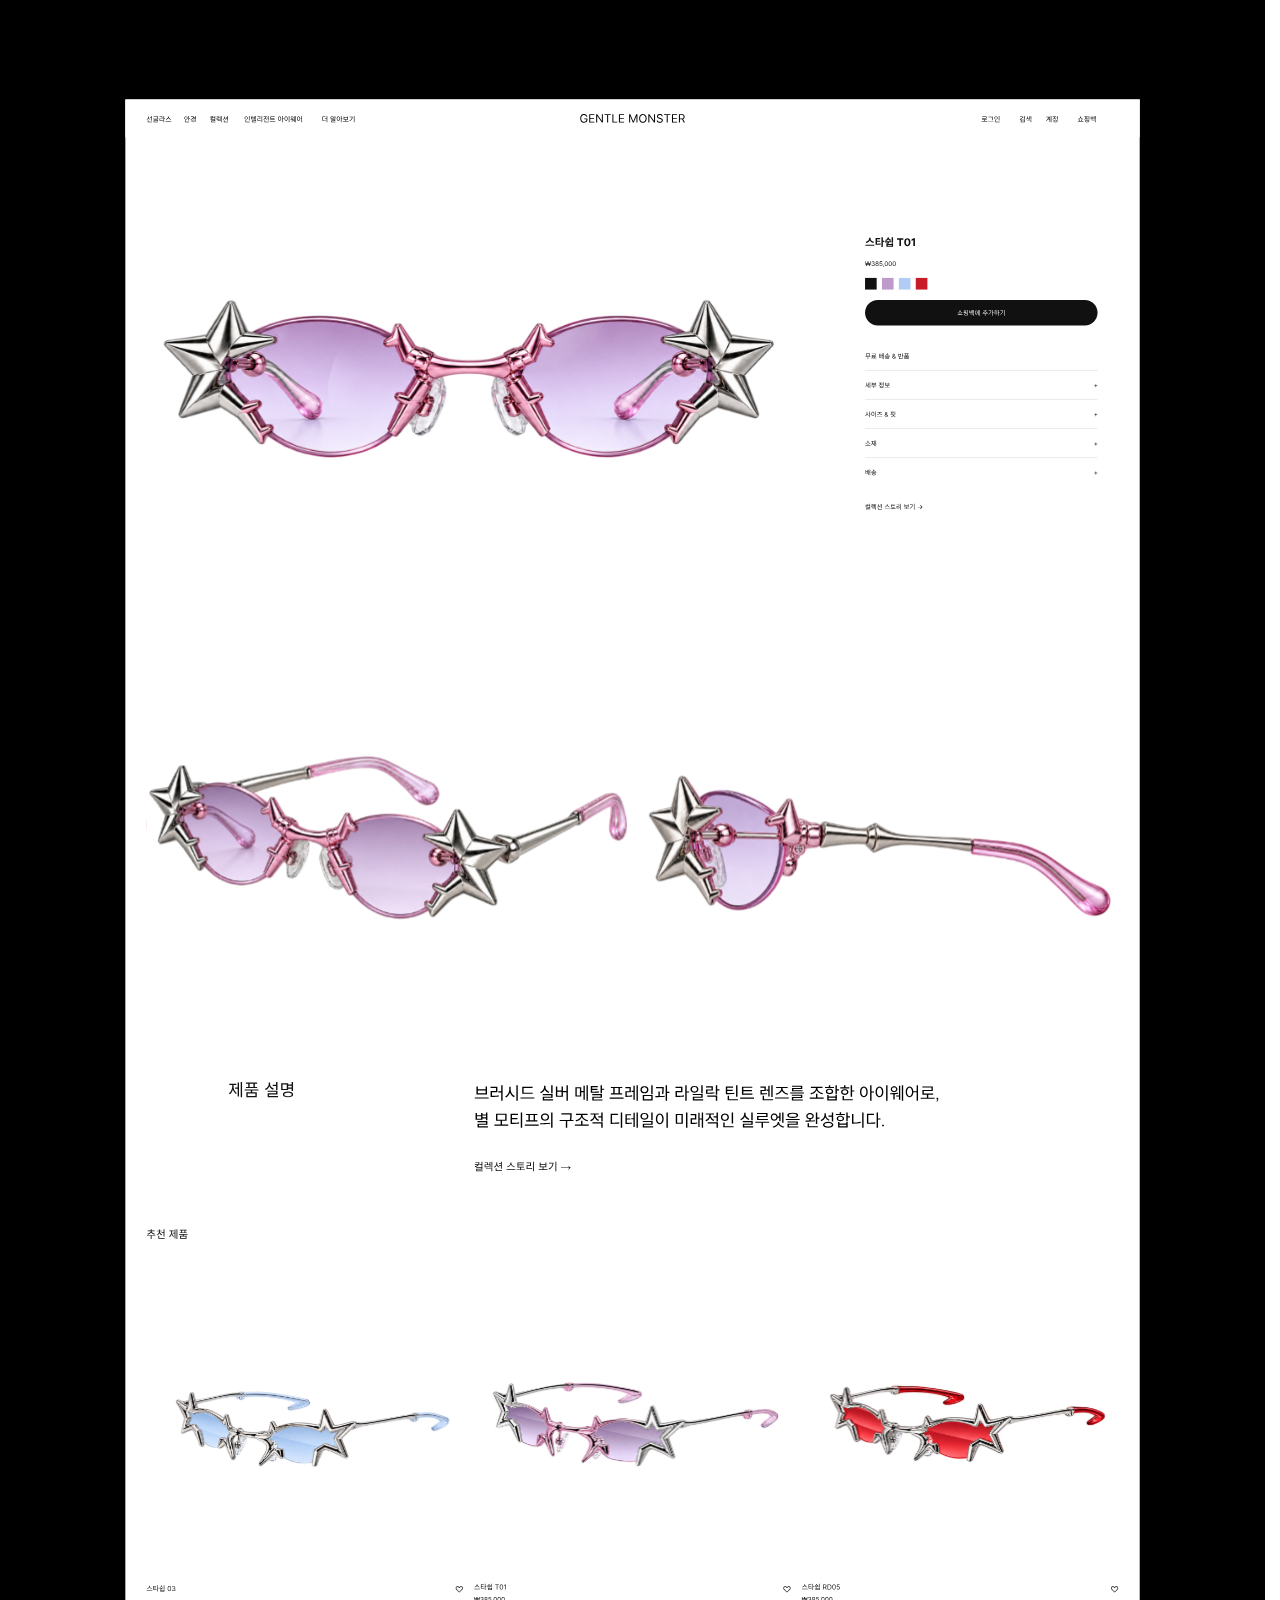
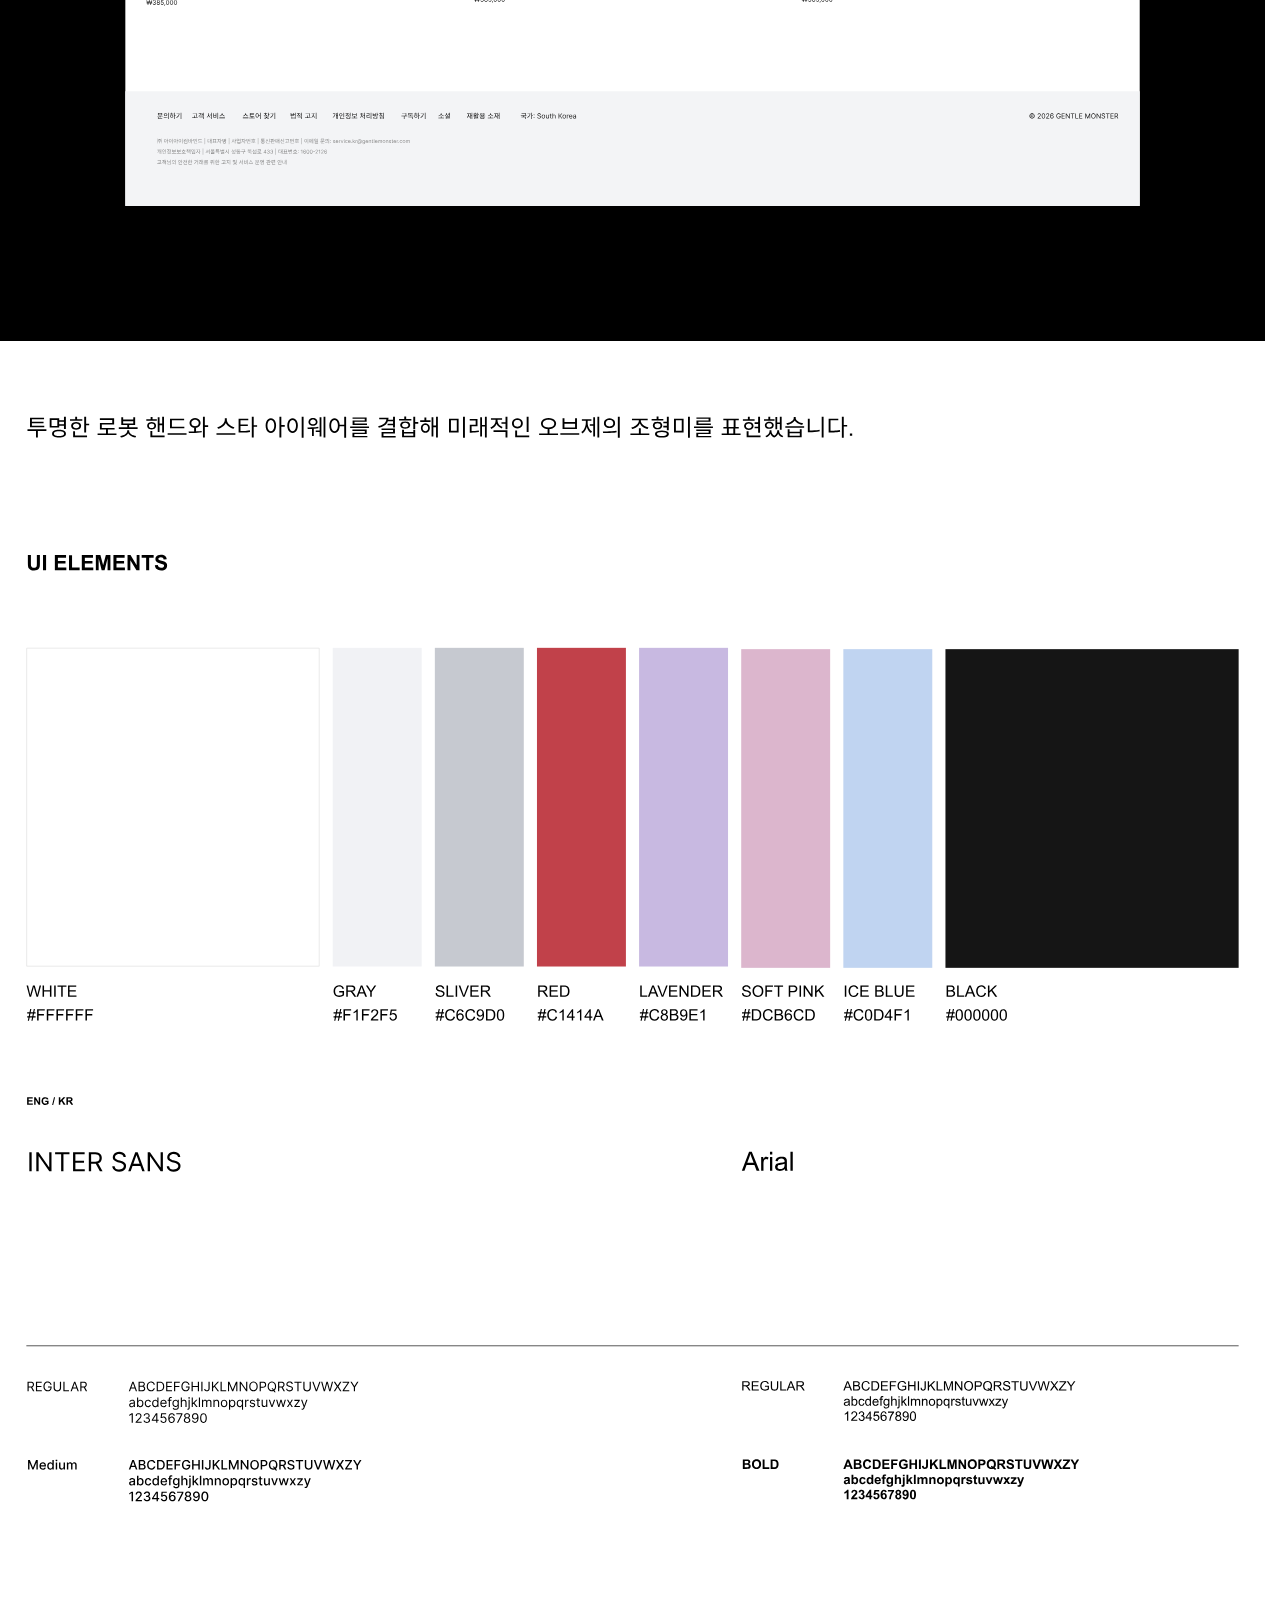
<file: work/gentlemonster-pocket/index.html>
<!DOCTYPE html><!--rytzPks3CTyiUg1QiVn8d--><html lang="ko"><head><meta charSet="utf-8"/><meta name="viewport" content="width=device-width, initial-scale=1"/><link rel="preload" as="image" href="/assets/projects/gentlemonster-pocket/showcase-01.svg" fetchPriority="high"/><link rel="stylesheet" href="/_next/static/css/de5ac5f8816f9595.css" data-precedence="next"/><link rel="stylesheet" href="/_next/static/css/77461b3dc6409dd9.css" data-precedence="next"/><link rel="preload" as="script" fetchPriority="low" href="/_next/static/chunks/webpack-7da9bf9c72fcece9.js"/><script src="/_next/static/chunks/4bd1b696-c023c6e3521b1417.js" async=""></script><script src="/_next/static/chunks/255-2005b055456c798b.js" async=""></script><script src="/_next/static/chunks/main-app-ee992a12acbeb48d.js" async=""></script><script src="/_next/static/chunks/619-ba102abea3e3d0e4.js" async=""></script><script src="/_next/static/chunks/394-9d90b70f501079b1.js" async=""></script><script src="/_next/static/chunks/app/layout-073f0bc294c08c9b.js" async=""></script><script src="/_next/static/chunks/app/work/page-94af9789cb4d6479.js" async=""></script><script src="/_next/static/chunks/app/work/%5Bslug%5D/page-b0ab638b5d6458e9.js" async=""></script><title>포켓 X 젠틀 몬스터 | NAMS ARCHIVE</title><meta name="description" content="관찰하고, 기록하고, 경험을 디자인합니다. 노남수의 디자인 포트폴리오."/><meta name="robots" content="index"/><link rel="icon" href="/assets/brand/nams-logo.svg" type="image/svg+xml"/><script src="/_next/static/chunks/polyfills-42372ed130431b0a.js" noModule=""></script><script id="nams-theme-bootstrap">/* Saved appearance with a soft reveal; the film remains a separate live layer. */
(() => {
  if (window.NamsTheme) return;
  const root = document.documentElement;
  const storageKey = 'nams-hero-theme';
  const valid = value => value === 'dark' || value === 'light';
  let saved;
  try { saved = localStorage.getItem(storageKey); } catch {}
  let mode = valid(saved) ? saved : matchMedia('(prefers-color-scheme: dark)').matches ? 'dark' : 'light';
  let wantedMode = mode;
  let activeTransition = null;
  let settleTimer;
  const apply = (next, persist = true) => {
    mode = next;
    root.dataset.theme = next;
    root.style.colorScheme = next;
    if (persist) { try { localStorage.setItem(storageKey, next); } catch {} }
    window.dispatchEvent(new CustomEvent('nams:themechange', {detail:{theme:next}}));
  };
  const finish = () => { delete root.dataset.themeMotion; };
  const set = (next, event) => {
    if (!valid(next) || next === wantedMode) return;
    wantedMode = next;
    clearTimeout(settleTimer);
    // A second click takes effect immediately rather than being discarded.
    if (activeTransition) {
      activeTransition.skipTransition();
      apply(next);
      return;
    }
    const reduced = matchMedia('(prefers-reduced-motion: reduce)').matches;
    const coarse = matchMedia('(pointer: coarse)').matches;
    const canReveal = document.startViewTransition && window.CSS?.registerProperty
      && !reduced && !coarse && innerWidth >= 768 && !document.hidden;
    if (!canReveal) {
      if (!reduced && !document.hidden) root.dataset.themeMotion = 'fade';
      else finish();
      apply(next);
      settleTimer = setTimeout(finish, 520);
      return;
    }
    const bounds = event?.currentTarget?.getBoundingClientRect();
    const x = event?.clientX || (bounds ? bounds.left + bounds.width / 2 : innerWidth - 48);
    const y = event?.clientY || (bounds ? bounds.top + bounds.height / 2 : 48);
    root.style.setProperty('--theme-x', `${x}px`);
    root.style.setProperty('--theme-y', `${y}px`);
    root.style.setProperty('--theme-radius', `${Math.hypot(Math.max(x,innerWidth-x),Math.max(y,innerHeight-y)) + 96}px`);
    root.dataset.themeMotion = 'reveal';
    try {
      const transition = document.startViewTransition(() => apply(wantedMode));
      activeTransition = transition;
      transition.finished.catch(() => {}).finally(() => {
        if (activeTransition !== transition) return;
        activeTransition = null;
        finish();
      });
    } catch {
      activeTransition = null;
      root.dataset.themeMotion = 'fade';
      apply(next);
      settleTimer = setTimeout(finish, 520);
    }
  };
  window.NamsTheme = {get:() => mode, set};
  apply(mode, false);
  window.addEventListener('storage', event => {
    if (event.key === storageKey && valid(event.newValue)) {
      wantedMode = event.newValue;
      activeTransition?.skipTransition();
      apply(event.newValue, false);
    }
  });
})();
</script><script id="nams-locale-bootstrap">/* One saved language across the archive. Text updates through React after hydration. */
(() => {
  if (window.NamsLocale) return;
  const key = 'nams-locale';
  const valid = value => ['ko', 'ja', 'en'].includes(value);
  let locale = 'ko';
  try { const saved = localStorage.getItem(key); if (valid(saved)) locale = saved; } catch {}
  const apply = (next, persist = true) => {
    if (!valid(next)) return;
    locale = next;
    document.documentElement.lang = next;
    if (persist) { try { localStorage.setItem(key, next); } catch {} }
    window.dispatchEvent(new CustomEvent('nams:localechange', {detail:{locale:next}}));
  };
  window.NamsLocale = {get:() => locale, set:next => apply(next)};
  apply(locale, false);
  window.addEventListener('storage', event => {
    if (event.key === key && valid(event.newValue)) apply(event.newValue, false);
  });
})();
</script></head><body><div hidden=""><!--$--><!--/$--></div><div class="showcase-page" id="showcase-top" tabindex="-1"><header class="showcase-topbar"><a aria-label="아카이브로 돌아가기" href="/work?project=gentlemonster-pocket">← 아카이브로</a><span>포켓 X 젠틀 몬스터</span></header><main class="showcase-content" id="main-content"><h1 class="sr-only">포켓 X 젠틀 몬스터</h1><section class="showcase-section" id="showcase-01" aria-label="프로젝트 소개" style="aspect-ratio:1920 / 3499"><img src="/assets/projects/gentlemonster-pocket/showcase-01.svg" alt="포켓 X 젠틀 몬스터 — 프로젝트 소개" width="1920" height="3499" loading="eager" fetchPriority="high" decoding="async"/></section><section class="showcase-section" id="showcase-02" aria-label="콘셉트 이미지" style="aspect-ratio:1920 / 2288.25"><img src="/assets/projects/gentlemonster-pocket/showcase-02.svg" alt="포켓 X 젠틀 몬스터 — 콘셉트 이미지" width="1920" height="2288" loading="lazy" fetchPriority="auto" decoding="async"/></section><section class="showcase-section" id="showcase-03" aria-label="브랜드 시각 방향" style="aspect-ratio:1920 / 2340"><img src="/assets/projects/gentlemonster-pocket/showcase-03.svg" alt="포켓 X 젠틀 몬스터 — 브랜드 시각 방향" width="1920" height="2340" loading="lazy" fetchPriority="auto" decoding="async"/></section><section class="showcase-section" id="showcase-04" aria-label="메인 페이지 시안" style="aspect-ratio:1920 / 4749.75"><img src="/assets/projects/gentlemonster-pocket/showcase-04.svg" alt="포켓 X 젠틀 몬스터 — 메인 페이지 시안" width="1920" height="4750" loading="lazy" fetchPriority="auto" decoding="async"/></section><section class="showcase-section" aria-label="모션 쇼잉"><div class="showcase-motion"><video poster="/assets/projects/gentlemonster-pocket/motion-poster.webp" aria-label="POCKET PERSONA LAB 모션 영상" aria-describedby="showcase-motion-description" width="1920" height="1080" controls="" muted="" loop="" playsInline="" preload="metadata"></video><span class="sr-only" id="showcase-motion-description">소리 없는 6초 모션 영상입니다. 재생과 일시 정지는 영상의 기본 컨트롤을 사용하세요.</span><noscript><p class="showcase-video-error"><a href="/assets/projects/gentlemonster-pocket/persona-lab-1920x1080.mp4">MP4 영상 재생</a></p></noscript></div></section><section class="showcase-section" id="showcase-05" aria-label="컬렉션 페이지 시안" style="aspect-ratio:1920 / 4238.200000000001"><img src="/assets/projects/gentlemonster-pocket/showcase-05.svg" alt="포켓 X 젠틀 몬스터 — 컬렉션 페이지 시안" width="1920" height="4238" loading="lazy" fetchPriority="auto" decoding="async"/></section><section class="showcase-section" id="showcase-06" aria-label="제품 상세 시안" style="aspect-ratio:1920 / 4080.7999999999993"><img src="/assets/projects/gentlemonster-pocket/showcase-06.svg" alt="포켓 X 젠틀 몬스터 — 제품 상세 시안" width="1920" height="4081" loading="lazy" fetchPriority="auto" decoding="async"/></section><section class="showcase-section" id="showcase-07" aria-label="디자인 시스템" style="aspect-ratio:1920 / 2067"><img src="/assets/projects/gentlemonster-pocket/showcase-07.svg" alt="포켓 X 젠틀 몬스터 — 디자인 시스템" width="1920" height="2067" loading="lazy" fetchPriority="auto" decoding="async"/></section><section class="showcase-section" id="showcase-08" aria-label="공간 경험 시안" style="aspect-ratio:1920 / 3929"><img src="/assets/projects/gentlemonster-pocket/showcase-08.svg" alt="포켓 X 젠틀 몬스터 — 공간 경험 시안" width="1920" height="3929" loading="lazy" fetchPriority="auto" decoding="async"/></section><section class="showcase-section" id="showcase-09" aria-label="프로젝트 크레딧" style="aspect-ratio:1920 / 1228"><img src="/assets/projects/gentlemonster-pocket/showcase-09.svg" alt="포켓 X 젠틀 몬스터 — 프로젝트 크레딧" width="1920" height="1228" loading="lazy" fetchPriority="auto" decoding="async"/></section><footer class="showcase-footer-actions"><a class="showcase-top-link" href="#showcase-top" aria-label="맨 위로 이동" title="맨 위로"><svg aria-hidden="true" viewBox="0 0 24 24" fill="none" stroke="currentColor" stroke-width="1.5" stroke-linecap="round" stroke-linejoin="round"><path d="M12 19V5M5 12l7-7 7 7"></path></svg></a></footer></main></div><!--$--><!--/$--><script src="/_next/static/chunks/webpack-7da9bf9c72fcece9.js" id="_R_" async=""></script><script>(self.__next_f=self.__next_f||[]).push([0])</script><script>self.__next_f.push([1,"1:\"$Sreact.fragment\"\n2:I[2865,[\"619\",\"static/chunks/619-ba102abea3e3d0e4.js\",\"394\",\"static/chunks/394-9d90b70f501079b1.js\",\"177\",\"static/chunks/app/layout-073f0bc294c08c9b.js\"],\"ProjectSelectionProvider\"]\n3:I[5399,[\"619\",\"static/chunks/619-ba102abea3e3d0e4.js\",\"394\",\"static/chunks/394-9d90b70f501079b1.js\",\"246\",\"static/chunks/app/work/page-94af9789cb4d6479.js\"],\"SiteShell\"]\n4:I[9766,[],\"\"]\n5:I[8924,[],\"\"]\n7:I[4431,[],\"OutletBoundary\"]\n9:I[5278,[],\"AsyncMetadataOutlet\"]\nb:I[4431,[],\"ViewportBoundary\"]\nd:I[4431,[],\"MetadataBoundary\"]\ne:\"$Sreact.suspense\"\n10:I[7150,[],\"\"]\n:HL[\"/_next/static/css/de5ac5f8816f9595.css\",\"style\"]\n:HL[\"/_next/static/css/77461b3dc6409dd9.css\",\"style\"]\n"])</script><script>self.__next_f.push([1,"0:{\"P\":null,\"b\":\"rytzPks3CTyiUg1QiVn8d\",\"p\":\"\",\"c\":[\"\",\"work\",\"gentlemonster-pocket\"],\"i\":false,\"f\":[[[\"\",{\"children\":[\"work\",{\"children\":[[\"slug\",\"gentlemonster-pocket\",\"d\"],{\"children\":[\"__PAGE__\",{}]}]}]},\"$undefined\",\"$undefined\",true],[\"\",[\"$\",\"$1\",\"c\",{\"children\":[[[\"$\",\"link\",\"0\",{\"rel\":\"stylesheet\",\"href\":\"/_next/static/css/de5ac5f8816f9595.css\",\"precedence\":\"next\",\"crossOrigin\":\"$undefined\",\"nonce\":\"$undefined\"}]],[\"$\",\"html\",null,{\"lang\":\"ko\",\"suppressHydrationWarning\":true,\"children\":[\"$\",\"body\",null,{\"suppressHydrationWarning\":true,\"children\":[\"$\",\"$L2\",null,{\"children\":[\"$\",\"$L3\",null,{\"children\":[\"$\",\"$L4\",null,{\"parallelRouterKey\":\"children\",\"error\":\"$undefined\",\"errorStyles\":\"$undefined\",\"errorScripts\":\"$undefined\",\"template\":[\"$\",\"$L5\",null,{}],\"templateStyles\":\"$undefined\",\"templateScripts\":\"$undefined\",\"notFound\":[[[\"$\",\"title\",null,{\"children\":\"404: This page could not be found.\"}],[\"$\",\"div\",null,{\"style\":{\"fontFamily\":\"system-ui,\\\"Segoe UI\\\",Roboto,Helvetica,Arial,sans-serif,\\\"Apple Color Emoji\\\",\\\"Segoe UI Emoji\\\"\",\"height\":\"100vh\",\"textAlign\":\"center\",\"display\":\"flex\",\"flexDirection\":\"column\",\"alignItems\":\"center\",\"justifyContent\":\"center\"},\"children\":[\"$\",\"div\",null,{\"children\":[[\"$\",\"style\",null,{\"dangerouslySetInnerHTML\":{\"__html\":\"body{color:#000;background:#fff;margin:0}.next-error-h1{border-right:1px solid rgba(0,0,0,.3)}@media (prefers-color-scheme:dark){body{color:#fff;background:#000}.next-error-h1{border-right:1px solid rgba(255,255,255,.3)}}\"}}],[\"$\",\"h1\",null,{\"className\":\"next-error-h1\",\"style\":{\"display\":\"inline-block\",\"margin\":\"0 20px 0 0\",\"padding\":\"0 23px 0 0\",\"fontSize\":24,\"fontWeight\":500,\"verticalAlign\":\"top\",\"lineHeight\":\"49px\"},\"children\":404}],[\"$\",\"div\",null,{\"style\":{\"display\":\"inline-block\"},\"children\":[\"$\",\"h2\",null,{\"style\":{\"fontSize\":14,\"fontWeight\":400,\"lineHeight\":\"49px\",\"margin\":0},\"children\":\"This page could not be found.\"}]}]]}]}]],[]],\"forbidden\":\"$undefined\",\"unauthorized\":\"$undefined\"}]}]}]}]}]]}],{\"children\":[\"work\",[\"$\",\"$1\",\"c\",{\"children\":[null,[\"$\",\"$L4\",null,{\"parallelRouterKey\":\"children\",\"error\":\"$undefined\",\"errorStyles\":\"$undefined\",\"errorScripts\":\"$undefined\",\"template\":[\"$\",\"$L5\",null,{}],\"templateStyles\":\"$undefined\",\"templateScripts\":\"$undefined\",\"notFound\":\"$undefined\",\"forbidden\":\"$undefined\",\"unauthorized\":\"$undefined\"}]]}],{\"children\":[[\"slug\",\"gentlemonster-pocket\",\"d\"],[\"$\",\"$1\",\"c\",{\"children\":[null,[\"$\",\"$L4\",null,{\"parallelRouterKey\":\"children\",\"error\":\"$undefined\",\"errorStyles\":\"$undefined\",\"errorScripts\":\"$undefined\",\"template\":[\"$\",\"$L5\",null,{}],\"templateStyles\":\"$undefined\",\"templateScripts\":\"$undefined\",\"notFound\":\"$undefined\",\"forbidden\":\"$undefined\",\"unauthorized\":\"$undefined\"}]]}],{\"children\":[\"__PAGE__\",[\"$\",\"$1\",\"c\",{\"children\":[\"$L6\",[[\"$\",\"link\",\"0\",{\"rel\":\"stylesheet\",\"href\":\"/_next/static/css/77461b3dc6409dd9.css\",\"precedence\":\"next\",\"crossOrigin\":\"$undefined\",\"nonce\":\"$undefined\"}]],[\"$\",\"$L7\",null,{\"children\":[\"$L8\",[\"$\",\"$L9\",null,{\"promise\":\"$@a\"}]]}]]}],{},null,false]},null,false]},null,false]},null,false],[\"$\",\"$1\",\"h\",{\"children\":[null,[[\"$\",\"$Lb\",null,{\"children\":\"$Lc\"}],null],[\"$\",\"$Ld\",null,{\"children\":[\"$\",\"div\",null,{\"hidden\":true,\"children\":[\"$\",\"$e\",null,{\"fallback\":null,\"children\":\"$Lf\"}]}]}]]}],false]],\"m\":\"$undefined\",\"G\":[\"$10\",[]],\"s\":false,\"S\":true}\n"])</script><script>self.__next_f.push([1,"11:I[2619,[\"619\",\"static/chunks/619-ba102abea3e3d0e4.js\",\"774\",\"static/chunks/app/work/%5Bslug%5D/page-b0ab638b5d6458e9.js\"],\"\"]\n12:I[1907,[\"619\",\"static/chunks/619-ba102abea3e3d0e4.js\",\"774\",\"static/chunks/app/work/%5Bslug%5D/page-b0ab638b5d6458e9.js\"],\"ShowcaseVideo\"]\n"])</script><script>self.__next_f.push([1,"6:[\"$\",\"div\",null,{\"className\":\"showcase-page\",\"id\":\"showcase-top\",\"tabIndex\":-1,\"children\":[[\"$\",\"header\",null,{\"className\":\"showcase-topbar\",\"children\":[[\"$\",\"$L11\",null,{\"href\":\"/work?project=gentlemonster-pocket\",\"aria-label\":\"아카이브로 돌아가기\",\"children\":\"← 아카이브로\"}],[\"$\",\"span\",null,{\"children\":\"포켓 X 젠틀 몬스터\"}]]}],[\"$\",\"main\",null,{\"className\":\"showcase-content\",\"id\":\"main-content\",\"children\":[[\"$\",\"h1\",null,{\"className\":\"sr-only\",\"children\":\"포켓 X 젠틀 몬스터\"}],[[\"$\",\"$1\",\"showcase-01\",{\"children\":[[\"$\",\"section\",null,{\"className\":\"showcase-section\",\"id\":\"showcase-01\",\"aria-label\":\"프로젝트 소개\",\"style\":{\"aspectRatio\":\"1920 / 3499\"},\"children\":[\"$\",\"img\",null,{\"src\":\"/assets/projects/gentlemonster-pocket/showcase-01.svg\",\"alt\":\"포켓 X 젠틀 몬스터 — 프로젝트 소개\",\"width\":1920,\"height\":3499,\"loading\":\"eager\",\"fetchPriority\":\"high\",\"decoding\":\"async\"}]}],false]}],[\"$\",\"$1\",\"showcase-02\",{\"children\":[[\"$\",\"section\",null,{\"className\":\"showcase-section\",\"id\":\"showcase-02\",\"aria-label\":\"콘셉트 이미지\",\"style\":{\"aspectRatio\":\"1920 / 2288.25\"},\"children\":[\"$\",\"img\",null,{\"src\":\"/assets/projects/gentlemonster-pocket/showcase-02.svg\",\"alt\":\"포켓 X 젠틀 몬스터 — 콘셉트 이미지\",\"width\":1920,\"height\":2288,\"loading\":\"lazy\",\"fetchPriority\":\"auto\",\"decoding\":\"async\"}]}],false]}],[\"$\",\"$1\",\"showcase-03\",{\"children\":[[\"$\",\"section\",null,{\"className\":\"showcase-section\",\"id\":\"showcase-03\",\"aria-label\":\"브랜드 시각 방향\",\"style\":{\"aspectRatio\":\"1920 / 2340\"},\"children\":[\"$\",\"img\",null,{\"src\":\"/assets/projects/gentlemonster-pocket/showcase-03.svg\",\"alt\":\"포켓 X 젠틀 몬스터 — 브랜드 시각 방향\",\"width\":1920,\"height\":2340,\"loading\":\"lazy\",\"fetchPriority\":\"auto\",\"decoding\":\"async\"}]}],false]}],[\"$\",\"$1\",\"showcase-04\",{\"children\":[[\"$\",\"section\",null,{\"className\":\"showcase-section\",\"id\":\"showcase-04\",\"aria-label\":\"메인 페이지 시안\",\"style\":{\"aspectRatio\":\"1920 / 4749.75\"},\"children\":[\"$\",\"img\",null,{\"src\":\"/assets/projects/gentlemonster-pocket/showcase-04.svg\",\"alt\":\"포켓 X 젠틀 몬스터 — 메인 페이지 시안\",\"width\":1920,\"height\":4750,\"loading\":\"lazy\",\"fetchPriority\":\"auto\",\"decoding\":\"async\"}]}],[\"$\",\"section\",null,{\"className\":\"showcase-section\",\"aria-label\":\"모션 쇼잉\",\"children\":[\"$\",\"$L12\",null,{\"src\":\"/assets/projects/gentlemonster-pocket/persona-lab-1920x1080.mp4\",\"poster\":\"/assets/projects/gentlemonster-pocket/motion-poster.webp\",\"label\":\"POCKET PERSONA LAB 모션 영상\"}]}]]}],[\"$\",\"$1\",\"showcase-05\",{\"children\":[[\"$\",\"section\",null,{\"className\":\"showcase-section\",\"id\":\"showcase-05\",\"aria-label\":\"컬렉션 페이지 시안\",\"style\":{\"aspectRatio\":\"1920 / 4238.200000000001\"},\"children\":[\"$\",\"img\",null,{\"src\":\"/assets/projects/gentlemonster-pocket/showcase-05.svg\",\"alt\":\"포켓 X 젠틀 몬스터 — 컬렉션 페이지 시안\",\"width\":1920,\"height\":4238,\"loading\":\"lazy\",\"fetchPriority\":\"auto\",\"decoding\":\"async\"}]}],false]}],[\"$\",\"$1\",\"showcase-06\",{\"children\":[[\"$\",\"section\",null,{\"className\":\"showcase-section\",\"id\":\"showcase-06\",\"aria-label\":\"제품 상세 시안\",\"style\":{\"aspectRatio\":\"1920 / 4080.7999999999993\"},\"children\":[\"$\",\"img\",null,{\"src\":\"/assets/projects/gentlemonster-pocket/showcase-06.svg\",\"alt\":\"포켓 X 젠틀 몬스터 — 제품 상세 시안\",\"width\":1920,\"height\":4081,\"loading\":\"lazy\",\"fetchPriority\":\"auto\",\"decoding\":\"async\"}]}],false]}],[\"$\",\"$1\",\"showcase-07\",{\"children\":[[\"$\",\"section\",null,{\"className\":\"showcase-section\",\"id\":\"showcase-07\",\"aria-label\":\"디자인 시스템\",\"style\":{\"aspectRatio\":\"1920 / 2067\"},\"children\":[\"$\",\"img\",null,{\"src\":\"/assets/projects/gentlemonster-pocket/showcase-07.svg\",\"alt\":\"포켓 X 젠틀 몬스터 — 디자인 시스템\",\"width\":1920,\"height\":2067,\"loading\":\"lazy\",\"fetchPriority\":\"auto\",\"decoding\":\"async\"}]}],false]}],[\"$\",\"$1\",\"showcase-08\",{\"children\":[[\"$\",\"section\",null,{\"className\":\"showcase-section\",\"id\":\"showcase-08\",\"aria-label\":\"공간 경험 시안\",\"style\":{\"aspectRatio\":\"1920 / 3929\"},\"children\":[\"$\",\"img\",null,{\"src\":\"/assets/projects/gentlemonster-pocket/showcase-08.svg\",\"alt\":\"포켓 X 젠틀 몬스터 — 공간 경험 시안\",\"width\":1920,\"height\":3929,\"loading\":\"lazy\",\"fetchPriority\":\"auto\",\"decoding\":\"async\"}]}],false]}],[\"$\",\"$1\",\"showcase-09\",{\"children\":[[\"$\",\"section\",null,{\"className\":\"showcase-section\",\"id\":\"showcase-09\",\"aria-label\":\"프로젝트 크레딧\",\"style\":{\"aspectRatio\":\"1920 / 1228\"},\"children\":[\"$\",\"img\",null,{\"src\":\"/assets/projects/gentlemonster-pocket/showcase-09.svg\",\"alt\":\"포켓 X 젠틀 몬스터 — 프로젝트 크레딧\",\"width\":1920,\"height\":1228,\"loading\":\"lazy\",\"fetchPriority\":\"auto\",\"decoding\":\"async\"}]}],false]}]],[\"$\",\"footer\",null,{\"className\":\"showcase-footer-actions\",\"children\":[\"$\",\"a\",null,{\"className\":\"showcase-top-link\",\"href\":\"#showcase-top\",\"aria-label\":\"맨 위로 이동\",\"title\":\"맨 위로\",\"children\":[\"$\",\"svg\",null,{\"aria-hidden\":\"true\",\"viewBox\":\"0 0 24 24\",\"fill\":\"none\",\"stroke\":\"currentColor\",\"strokeWidth\":\"1.5\",\"strokeLinecap\":\"round\",\"strokeLinejoin\":\"round\",\"children\":\"$L13\"}]}]}]]}]]}]\n"])</script><script>self.__next_f.push([1,"13:[\"$\",\"path\",null,{\"d\":\"M12 19V5M5 12l7-7 7 7\"}]\n"])</script><script>self.__next_f.push([1,"c:[[\"$\",\"meta\",\"0\",{\"charSet\":\"utf-8\"}],[\"$\",\"meta\",\"1\",{\"name\":\"viewport\",\"content\":\"width=device-width, initial-scale=1\"}]]\n8:null\n"])</script><script>self.__next_f.push([1,"14:I[622,[],\"IconMark\"]\na:{\"metadata\":[[\"$\",\"title\",\"0\",{\"children\":\"포켓 X 젠틀 몬스터 | NAMS ARCHIVE\"}],[\"$\",\"meta\",\"1\",{\"name\":\"description\",\"content\":\"관찰하고, 기록하고, 경험을 디자인합니다. 노남수의 디자인 포트폴리오.\"}],[\"$\",\"meta\",\"2\",{\"name\":\"robots\",\"content\":\"index\"}],[\"$\",\"link\",\"3\",{\"rel\":\"icon\",\"href\":\"/assets/brand/nams-logo.svg\",\"type\":\"image/svg+xml\"}],[\"$\",\"$L14\",\"4\",{}]],\"error\":null,\"digest\":\"$undefined\"}\n"])</script><script>self.__next_f.push([1,"f:\"$a:metadata\"\n"])</script></body></html>
</file>
<file: _next/static/css/de5ac5f8816f9595.css>
@font-face{font-family:Inter Variable;src:url(/_next/static/media/inter-latin-wght-normal.6c596dfc.woff2) format("woff2");font-style:normal;font-weight:100 900;font-display:swap}@font-face{font-family:Wanted Sans;src:url(/assets/fonts/WantedSansVariable.woff2) format("woff2");font-style:normal;font-weight:100 1000;font-display:swap}:root{color-scheme:light;--paper:#fff;--ink:#111318;--muted:#414246;--line:#c9cacd;--edge:clamp(24px,5vw,96px);--motion-fast:160ms;--motion-ui:220ms;--motion-media:380ms;--motion-page:420ms;--motion-ease:cubic-bezier(.22,1,.36,1)}*{box-sizing:border-box}html{scroll-behavior:smooth}body,html{margin:0;min-height:100%;background:var(--paper);color:var(--ink)}body{font-family:Inter Variable,Wanted Sans,Arial,sans-serif;font-size:16px;line-height:1.5;-webkit-font-smoothing:antialiased}button,input,select,textarea{font:inherit;color:inherit}a,button,input,select,textarea{-webkit-tap-highlight-color:transparent}button{cursor:pointer}button:disabled{cursor:not-allowed}a{color:inherit}[tabindex="0"]:focus-visible,a:focus-visible,button:focus-visible,input:focus-visible,select:focus-visible,textarea:focus-visible{outline:2px solid var(--ink);outline-offset:4px}img,video{max-width:100%}figure,h1,h2,h3,h4,p{margin:0}.sr-only{position:absolute;width:1px;height:1px;padding:0;margin:-1px;overflow:hidden;clip:rect(0,0,0,0);white-space:nowrap;border:0}.skip-link{position:fixed;left:24px;top:8px;padding:8px 16px;background:#111318;color:#fff;z-index:100;transform:translateY(-160%)}.skip-link:focus{transform:none}.page-width{width:calc(100% - var(--edge)*2 + 6px);margin-left:var(--edge)}.archive-layout{min-height:100dvh;display:flex;flex-direction:column}.site-header{position:relative;flex:none;height:128px;border-bottom:1px solid var(--line)}.site-logo{position:absolute;top:30px;left:0}.site-logo,.site-logo img{display:block;width:134px;height:74px}.site-nav{position:absolute;right:0;top:36px;width:448px;display:flex;justify-content:space-between;align-items:flex-start;gap:24px}.site-nav a{position:relative;display:grid;place-items:center;min-height:48px;font-size:24px;line-height:32px;text-decoration:none;white-space:nowrap}.site-nav a:after{content:"";position:absolute;bottom:0;left:50%;width:64px;height:2px;background:var(--ink);transform:translateX(-50%) scaleX(0);transition:transform var(--motion-fast) var(--motion-ease)}.site-nav a:hover:after,.site-nav a[aria-current=page]:after{transform:translateX(-50%) scaleX(1)}.site-nav a:active{opacity:.6}.page-transition{display:flow-root;flex:1 1;animation:page-in var(--motion-page) var(--motion-ease) both}.page-frame{position:relative;height:820px;margin-top:33px;border:1px solid #a8a9ad;background:#fff}.site-footer{display:grid;place-items:center;min-height:98px;flex:none;padding:32px 24px 24px;font-weight:700}.eyebrow,.site-footer{font-size:13px;line-height:24px;letter-spacing:3px}.eyebrow{font-weight:750}.work-page{padding:24px 41px 56px 35px}.work-heading{height:116px;display:flex;justify-content:space-between;align-items:center;border-bottom:1px solid #a4a5a8;gap:32px}.work-heading>div:first-child{align-self:flex-start}.work-heading .eyebrow{margin-bottom:8px}.work-heading h1{font-size:56px;line-height:64px;letter-spacing:-2px;font-weight:450}.project-filters{display:flex;align-items:center;gap:40px;margin-top:8px}.project-filters button{position:relative;background:none;border:0;padding:8px 10px;min-height:48px;font-size:20px;line-height:28px;white-space:nowrap}.project-filters button:after{content:"";position:absolute;bottom:0;left:0;right:0;height:2px;background:#111318;transform:scaleX(0);transition:transform var(--motion-fast)}.project-filters button:hover:after,.project-filters button[aria-pressed=true]:after{transform:scaleX(1)}.filter-separator{height:32px;width:1px;background:var(--line);margin:0 -8px 0 16px}.project-grid{display:grid;grid-template-columns:repeat(3,minmax(0,1fr));grid-column-gap:44px;column-gap:44px;grid-row-gap:44px;row-gap:44px;margin-top:42px;margin-right:20px}.project-card{min-width:0;position:relative}.project-card-media{display:block;position:relative;width:100%;height:200px;border:1px solid #9c9da1;overflow:hidden;background:#fff}.project-card-caption{display:flex;align-items:center;gap:16px;height:66px;border-bottom:1px solid #b7b8ba}.project-card-caption h2{font-size:24px;line-height:32px;font-weight:400;letter-spacing:-.6px;white-space:nowrap}.category-chip{display:inline-flex;align-items:center;justify-content:center;flex:none;border:1px solid #a0a1a4;border-radius:24px;min-width:98px;height:32px;font-size:12px;line-height:16px;font-weight:650;padding:4px 12px}.project-card-caption>svg{flex:none;margin-left:auto}@keyframes page-in{0%{opacity:0;transform:translateY(8px)}to{opacity:1;transform:none}}@media(min-width:1921px){.page-frame{height:auto;min-height:820px}}@media(max-width:1600px){.site-nav{width:416px}.project-filters{gap:16px}.project-filters button{font-size:16px}.work-heading h1{font-size:48px;line-height:56px}.work-page{padding:24px 32px 40px}.project-grid{gap:32px;margin-right:0}.project-card-caption{gap:8px}.project-card-caption h2{font-size:20px}.category-chip{min-width:72px;font-size:10px;padding:4px 8px}.project-card-caption>svg{width:20px}}@media(max-width:1439px){.page-frame{height:auto;min-height:720px}.project-grid{grid-template-columns:repeat(2,minmax(0,1fr));margin-top:32px}.work-heading{height:auto;min-height:120px;flex-wrap:wrap;padding-bottom:16px;gap:8px}.project-filters{margin-top:0;gap:16px;flex-wrap:wrap}.project-card-media{height:auto;aspect-ratio:516/200}.site-nav{width:392px}}@media(max-width:1023px){:root{--edge:32px}.page-width{width:calc(100% - var(--edge)*2)}.site-header{height:128px}.site-nav{width:360px}.site-nav a{font-size:20px}.page-frame{margin-top:32px;min-height:0}.site-footer{min-height:96px}.work-page{padding:24px}.project-grid{gap:24px}.project-card-caption h2{font-size:18px}.category-chip{min-width:64px}.project-card-caption>svg{width:16px}}@media(max-width:767px){:root{--edge:24px}.site-header{height:160px}.site-logo{top:16px}.site-logo,.site-logo img{width:107px;height:59px}.site-nav{width:100%;top:104px;gap:8px}.site-nav a{font-size:16px;line-height:24px;min-height:44px}.site-nav a:after{width:48px}.page-frame{margin-top:24px}.site-footer{font-size:11px;letter-spacing:2px;min-height:80px}.work-page{padding:24px 16px}.work-heading{gap:16px;padding-bottom:24px}.work-heading h1{font-size:40px;line-height:48px}.eyebrow{font-size:10px;letter-spacing:2px}.project-filters{width:100%;gap:8px}.project-filters button{font-size:14px;padding:8px}.filter-separator{margin:0 0 0 auto;height:24px}.project-grid{grid-template-columns:1fr;gap:32px;margin-top:24px}.project-card-caption{height:auto;min-height:64px;gap:8px}.project-card-caption h2{font-size:18px;line-height:24px;white-space:normal;word-break:keep-all}.category-chip{font-size:10px;min-width:72px}.project-card-caption>svg{width:24px}}@media(prefers-reduced-motion:reduce){html{scroll-behavior:auto}*,:after,:before{animation:none!important;transition:none!important;scroll-behavior:auto!important}}.project-media{position:absolute;inset:0;display:block;width:100%;height:100%;object-fit:contain;background:#fff}.media-empty{position:absolute;inset:0;display:grid;place-items:center;background:#fff;color:#72747a;font-size:14px;line-height:24px}.project-filters select{background:#fff;border:0;min-height:48px;padding:8px;font-size:20px;line-height:28px;cursor:pointer}.project-grid{margin-top:43px;row-gap:46px}.project-card-media{padding:0;color:inherit;text-align:inherit;transition:border-color var(--motion-ui),box-shadow var(--motion-ui)}.project-card-media .project-media{transition:transform .18s var(--motion-ease)}.project-card-media:hover .project-media{transform:scale(1.012)}.project-card[data-selected=true] .project-card-media{border-color:#111318;box-shadow:inset 0 0 0 .5px #111318}.card-selection-label{position:absolute;right:8px;bottom:8px;padding:4px 8px;background:#ffffffed;color:#111318;font-size:12px;line-height:20px;opacity:0;transition:opacity var(--motion-fast)}.project-card-media:focus-visible .card-selection-label,.project-card-media:hover .card-selection-label{opacity:1}.project-card-caption{display:grid;grid-template-columns:minmax(181px,max-content) 98px minmax(24px,1fr);grid-column-gap:16px;column-gap:16px;grid-row-gap:0;row-gap:0;padding-top:12px}.project-card-caption h2{overflow:hidden;text-overflow:ellipsis}.project-detail-link{display:grid;place-items:center;justify-self:end;width:44px;min-height:44px;border:0;padding:0;background:none;text-decoration:none;transition:transform var(--motion-fast)}.project-detail-link:hover{transform:translateX(4px)}.project-detail-link:disabled{color:#a0a1a4;cursor:not-allowed}.empty-projects{display:grid;justify-items:center;align-content:center;grid-gap:24px;gap:24px;min-height:400px;font-size:18px;color:#414246}.empty-projects button{border:1px solid #a8a9ad;background:#fff;min-height:48px;padding:8px 24px}@media(max-width:1600px){.project-filters select{font-size:16px}.project-card-caption{grid-template-columns:minmax(0,1fr) auto 44px;gap:8px}.project-grid{margin-top:32px;gap:32px}}@media(max-width:1023px){.project-grid{gap:24px}.project-card-caption h2{white-space:normal;word-break:keep-all}}@media(max-width:767px){.project-grid{margin-top:24px;gap:32px}.project-filters select{font-size:14px;max-width:104px}.project-card-caption{grid-template-columns:minmax(0,1fr) auto 44px;padding:8px 0;min-height:66px}}.project-title-select{border:0;background:none;padding:0;min-height:44px;font:inherit;line-height:inherit;letter-spacing:inherit;text-align:left;max-width:100%;overflow:hidden;text-overflow:ellipsis;white-space:inherit}.project-title-select:hover{text-decoration:underline;text-underline-offset:4px;text-decoration-thickness:1px}.work-page{height:auto;min-height:820px}@media(max-width:1439px){.work-page{min-height:720px}}@media(max-width:1023px){.work-page{min-height:0}}.project-card-media .project-media{object-fit:cover;object-position:center}.project-card[data-project-id=gentlemonster-pocket] .project-media{object-position:center top}@media(min-width:1601px){.project-filters{margin-right:-32px;gap:32px}.project-filters button,.project-filters select{font-size:18px}}.contact-page{height:auto;min-height:820px}@media(max-width:1023px){.contact-page{min-height:0}}
/* SHARED NAMS APPEARANCE */
/* Shared palette, typography, header and compact appearance/language controls. */
@property --paper { syntax: '<color>'; inherits: true; initial-value: #fff; }
@property --ink { syntax: '<color>'; inherits: true; initial-value: #13161e; }
@property --muted { syntax: '<color>'; inherits: true; initial-value: #60636d; }
@property --line { syntax: '<color>'; inherits: true; initial-value: #deded9; }
@property --surface { syntax: '<color>'; inherits: true; initial-value: #fff; }
@property --surface-alt { syntax: '<color>'; inherits: true; initial-value: #f1f0ec; }
@property --selected-bg { syntax: '<color>'; inherits: true; initial-value: #171b28; }
@property --selected-ink { syntax: '<color>'; inherits: true; initial-value: #fff; }
@property --nams-reveal { syntax: '<length>'; inherits: false; initial-value: 0px; }
:root {
  --paper: #fff; --ink: #13161e; --muted: #60636d; --line: #deded9;
  --surface: #fff; --surface-alt: #f1f0ec; --canvas: #0b0c10;
  --accent: #4d66d8; --danger: #b4233c; --disabled: #888a91;
  --control-line: #17181b26; --control-hover: #17181b08;
  --selected-bg: #171b28; --selected-ink: #fff;
  --screen-shadow: 0 24px 64px -36px #11131855;
  --edge: clamp(16px, 3vw, 56px); --header-height: 104px;
  color-scheme: light;
}
:root[data-theme="dark"] {
  --paper: #141518; --ink: #eeede9; --muted: #aeb0b9; --line: #35363c;
  --surface: #1b1c21; --surface-alt: #222329; --canvas: #0b0c10;
  --accent: #99a9ff; --danger: #ff9aaa; --disabled: #8e909a;
  --control-line: #ffffff26; --control-hover: #ffffff08;
  --selected-bg: #eeede9; --selected-ink: #181b26;
  --screen-shadow: 0 30px 80px -32px #0009;
  color-scheme: dark;
}
html, body, .archive-layout { background: var(--paper); color: var(--ink); }
/* Reserve the same viewport width on short and long pages. */
html { scrollbar-gutter: stable; }
@supports not (scrollbar-gutter: stable) { html { overflow-y: scroll; } }
body { font-family: 'Inter Variable', 'Wanted Sans', Arial, sans-serif; }
:lang(ja) { font-family: 'Inter Variable', 'Yu Gothic', 'Hiragino Kaku Gothic ProN', Meiryo, sans-serif; }
body, .archive-layout, .page-frame { transition: background-color 280ms ease, color 280ms ease, border-color 280ms ease; }
:root[data-theme-motion='fade'] { transition: --paper 480ms ease, --ink 480ms ease, --muted 480ms ease, --line 480ms ease, --surface 480ms ease, --surface-alt 480ms ease, --selected-bg 480ms ease, --selected-ink 480ms ease; }
:root[data-theme-motion] :is(body,.archive-layout,.page-frame) { transition: none; }
.page-width { width: calc(100% - var(--edge) * 2); margin-inline: var(--edge); }
.site-header {
  position: relative; display: grid; grid-template-columns: 1fr auto 1fr;
  align-items: center; gap: 24px; height: var(--header-height); border-bottom: 1px solid var(--line);
  z-index: 20;
}
.site-logo { position: static; justify-self: start; }
.site-logo, .site-logo img { display: block; width: 104px; height: 57.4px; }
:root[data-theme="dark"] .site-logo img { filter: brightness(0) invert(1); }
:root[data-theme="light"] .site-logo img { filter: none; }
.site-header .site-nav {
  position: static; display: grid; grid-template-columns: repeat(4, minmax(0, 1fr));
  align-items: center; width: clamp(320px, 28vw, 440px); height: 44px; gap: 0;
}
.site-header .site-nav a {
  display: grid; place-items: center; width: 100%; height: 44px; min-height: 44px;
  margin: 0; padding: 0; border: 0; box-sizing: border-box;
  font-family: 'Inter Variable', 'Wanted Sans', Arial, sans-serif;
  font-size: 14px; line-height: 22px; font-weight: 450; font-style: normal;
  letter-spacing: 0px; text-align: center; white-space: nowrap; color: var(--muted);
}
.site-nav a:hover, .site-nav a[aria-current="page"] { color: var(--ink); }
.site-nav a::after { bottom: 5px; width: 18px; height: 1px; background: var(--accent); }
.site-utilities { justify-self: end; display: flex; align-items: center; gap: 12px; height: 44px; }
.utility-divider { width: 1px; height: 18px; background: var(--line); }
.language-picker { position: relative; }
.language-trigger, .appearance-toggle {
  display: inline-flex; align-items: center; justify-content: center; border: 0;
  min-height: 44px; background: transparent; color: var(--ink); cursor: pointer;
  transition: color 180ms ease, background-color 180ms ease;
}
.language-trigger { min-width: 102px; padding: 0 6px; gap: 9px; font-size: 13px; line-height: 20px; font-weight: 500; }
.language-trigger svg { transition: transform 180ms ease; }
.language-trigger[aria-expanded="true"] svg { transform: rotate(180deg); }
.appearance-toggle { width: 44px; padding: 10px; }
.appearance-toggle svg { width: 20px; height: 20px; transition: transform 360ms cubic-bezier(.22,.61,.36,1); }
:root[data-theme='dark'] .appearance-toggle svg { transform: rotate(180deg); }
.language-trigger:hover, .appearance-toggle:hover { background: var(--control-hover); }
.language-trigger:focus-visible, .appearance-toggle:focus-visible, .language-menu button:focus-visible { outline: 2px solid var(--accent); outline-offset: 2px; }
.language-menu {
  position: absolute; z-index: 80; right: 0; top: calc(100% + 8px); width: 168px;
  padding: 8px; border: 1px solid var(--line); background: var(--surface);
  box-shadow: 0 10px 32px -12px #0003; animation: language-menu-in 140ms ease both;
}
.language-menu button {
  position: relative; display: block; width: 100%; min-height: 44px; border: 0;
  padding: 10px 12px; text-align: left; background: transparent; color: var(--muted);
  font-size: 14px; line-height: 22px; font-weight: 450;
}
.language-menu button[aria-checked="true"] { color: var(--ink); font-weight: 600; }
.language-menu button[aria-checked="true"]::before { content: ''; position: absolute; left: 0; top: 8px; bottom: 8px; width: 2px; background: var(--accent); }
.language-menu button:hover, .language-menu button:focus-visible { color: var(--ink); background: var(--control-hover); }
@keyframes language-menu-in { from { opacity: 0; transform: translateY(-3px); } to { opacity: 1; transform: none; } }
.page-transition { animation: none; }
.site-footer { color: var(--muted); font-size: 10px; line-height: 18px; letter-spacing: 2px; min-height: 88px; padding: 28px var(--edge); }
:root[data-theme] .showcase-page,
:root[data-theme] .showcase-topbar,
:root[data-theme] .showcase-content,
:root[data-theme] .showcase-motion,
:root[data-theme] .showcase-footer-actions { color: var(--ink); background: var(--paper); border-color: var(--line); }
:root[data-theme] .showcase-video-error,
:root[data-theme] .showcase-top-link { color: var(--ink); background: var(--surface); border-color: var(--line); }
::view-transition { pointer-events: none; }
::view-transition-old(root) { animation: none; mix-blend-mode: normal; }
::view-transition-new(root) {
  animation: nams-theme-reveal 620ms cubic-bezier(.22,.61,.36,1) both; mix-blend-mode: normal;
  mask-image: radial-gradient(circle at var(--theme-x, 50%) var(--theme-y, 48px), #000 max(0px, calc(var(--nams-reveal) - 48px)), #0000 var(--nams-reveal));
}
@keyframes nams-theme-reveal { from { --nams-reveal: 0px; } to { --nams-reveal: var(--theme-radius, 180vmax); } }
.cinema-screen { view-transition-name: nams-screen; }
::view-transition-group(nams-screen) { animation: none; z-index: 1; }
::view-transition-old(nams-screen) { display: none; }
::view-transition-new(nams-screen) { animation: none; mix-blend-mode: normal; opacity: 1; }
@media (max-width: 899px) {
  :root { --header-height: 128px; }
  .site-header { grid-template-columns: 1fr auto; grid-template-rows: 76px 52px; gap: 0; }
  .site-logo, .site-logo img { width: 78px; height: 43.1px; }
  .site-header .site-nav { grid-row: 2; grid-column: 1 / -1; width: 100%; gap: 0; }
  .site-header .site-nav a { font-size: 13px; }
  .site-utilities { grid-row: 1; grid-column: 2; gap: 8px; }
  .language-trigger { min-width: 90px; font-size: 12px; }
  .language-menu { width: 160px; }
}
@media (prefers-reduced-motion: reduce) {
  :root[data-theme-motion], body, .archive-layout, .page-frame, .language-trigger, .appearance-toggle, .appearance-toggle svg, .language-trigger svg { transition: none; }
  ::view-transition-old(root), ::view-transition-new(root), .language-menu { animation: none; }
  ::view-transition-new(root) { mask-image: none; }
}

/* Editable Work, About and Contact pages. All interface colors follow the shared theme. */
.page-frame.archive-page,
:root[data-theme] .page-frame.archive-page {
  height: auto;
  min-height: 0;
  margin-top: clamp(24px, 3.2vw, 56px);
  padding: 0;
  border: 0;
  background: transparent;
  color: var(--ink);
}
.archive-page { --page-space: clamp(24px, 3vw, 48px); padding-bottom: 40px; }
.archive-page .page-hero { display: grid; align-content: start; gap: 14px; padding: 0 0 clamp(30px, 3vw, 48px); border-bottom: 1px solid var(--line); }
.archive-page .page-hero__eyebrow { margin: 0; color: var(--muted); font-size: 11px; font-weight: 600; line-height: 1.6; letter-spacing: .18em; }
.archive-page .page-hero__title { margin: 0; font-size: clamp(52px, 5.2vw, 88px); font-weight: 450; line-height: 1.05; letter-spacing: -.065em; }
.archive-page .page-hero__description { max-width: 760px; margin-top: 4px; color: var(--muted); font-size: clamp(15px, 1.3vw, 19px); line-height: 1.7; letter-spacing: -.02em; word-break: keep-all; }
.archive-page .page-hero__description p { margin: 0; }
.archive-page a, .archive-page button, .archive-page input, .archive-page textarea, .archive-page select { -webkit-tap-highlight-color: transparent; }
.archive-page :is(a,button,input,textarea,select):focus-visible { outline: 2px solid var(--accent, var(--ink)); outline-offset: 5px; }
.archive-page button { color: inherit; }

.archive-contact { display: grid; grid-template-columns: minmax(0, 2.1fr) minmax(250px, .85fr); gap: clamp(32px, 5vw, 80px); padding-top: var(--page-space); }
.archive-contact__main { min-width: 0; }
.archive-contact__introduction { max-width: 60em; color: var(--muted); font-size: clamp(14px, 1.1vw, 17px); line-height: 1.9; word-break: keep-all; }
.archive-contact__introduction p { margin: 0; }
.archive-contact-methods { display: grid; grid-template-columns: repeat(3,minmax(0,1fr)); gap: 16px; margin-top: 28px; }
.archive-contact-method { min-width: 0; padding: 20px 18px; border: 1px solid var(--line); transition: background-color 180ms ease, border-color 180ms ease; }
.archive-contact-method>div { min-width: 0; flex: 1; }
.archive-contact-method :is(p,a) { overflow-wrap: anywhere; }
.archive-contact-method:focus-within, .archive-contact-method:has(a):hover { border-color: var(--muted); background: var(--surface, var(--paper)); }
.archive-contact-method__icon { display: block; margin-bottom: 24px; }
.archive-contact-method__icon svg { display: block; width: 26px; height: 26px; }
.archive-contact-method h2 { margin: 0; font-size: 16px; font-weight: 550; line-height: 1.7; }
.archive-contact-method p { min-height: 50px; margin: 10px 0 14px; color: var(--muted); font-size: 11px; line-height: 1.9; word-break: keep-all; }
.archive-contact-method p span { display: block; }
.archive-contact-method a, .archive-contact-method__unavailable { display: inline-flex; align-items: center; gap: 10px; min-height: 32px; max-width: 100%; color: var(--ink); font-size: 12px; line-height: 1.7; text-decoration: none; }
.archive-contact-method a { border-bottom: 1px solid var(--line); }
.archive-contact-method a:hover { border-color: var(--ink); }
.archive-contact-method a svg, .archive-contact-method__unavailable svg { flex: none; width: 14px; height: 14px; }
.archive-contact-method__unavailable { color: var(--disabled, var(--muted)); }
.archive-contact-form { display: grid; grid-template-columns: 1fr 1fr; gap: 20px 24px; margin-top: 32px; }
.archive-contact-form__honeypot { position: absolute; width: 1px; height: 1px; padding: 0; overflow: hidden; clip: rect(0,0,0,0); clip-path: inset(50%); white-space: nowrap; }
.archive-contact-field { min-width: 0; }
.archive-contact-field--wide { grid-column: 1/-1; }
.archive-contact-field>label { display: block; margin-bottom: 8px; color: var(--muted); font-size: 12px; font-weight: 500; line-height: 1.8; }
.archive-contact-field>label span { margin-left: 4px; }
.archive-contact-field input, .archive-contact-field textarea { display: block; width: 100%; min-height: 48px; padding: 12px 14px; border: 1px solid var(--line); border-radius: 0; background: var(--surface, var(--paper)); color: var(--ink); font: inherit; font-size: 14px; line-height: 1.7; transition: border-color 180ms ease; }
.archive-contact-field textarea { min-height: 150px; resize: vertical; }
.archive-contact-field :is(input,textarea)::placeholder { color: var(--disabled, var(--muted)); opacity: 1; }
.archive-contact-field :is(input,textarea):hover { border-color: var(--muted); }
.archive-contact-field :is(input,textarea):focus { border-color: var(--ink); outline: 1px solid var(--ink); outline-offset: -1px; }
.archive-contact-field :is(input,textarea)[aria-invalid='true'], .archive-contact-field :is(input,textarea)[aria-invalid='true']:focus { border-color: var(--danger, #b4233c); outline-color: var(--danger, #b4233c); }
.archive-contact-field__error, .archive-contact-form__error { display: block; margin: 8px 0 0; color: var(--danger, #b4233c); font-size: 12px; line-height: 1.65; }
.archive-page .archive-contact-form__submit { display: flex; grid-column: 1/-1; justify-content: space-between; align-items: center; gap: 16px; min-height: 50px; margin-top: 4px; padding: 12px 18px; border: 1px solid var(--selected-bg, var(--ink)); background: var(--selected-bg, var(--ink)); color: var(--selected-ink, var(--paper)); font-size: 14px; line-height: 1.7; cursor: pointer; transition: opacity 180ms ease; }
.archive-contact-form__submit:hover:not(:disabled) { opacity: .88; }
.archive-contact-form__submit:active:not(:disabled) { opacity: .74; }
.archive-contact-form__submit:disabled { opacity: .55; cursor: wait; }
.archive-contact-form__submit svg { flex: none; width: 18px; height: 18px; }
.archive-contact-form__status { grid-column: 1/-1; max-width: 70em; margin: -8px 0 0; color: var(--muted); font-size: 11px; line-height: 1.85; }
.archive-contact-form__error { grid-column: 1/-1; margin-top: -8px; }
.archive-contact__aside { min-width: 0; }
.archive-contact-note { padding: 28px; border: 1px solid var(--line); }
.archive-contact-note>span { display: block; width: 24px; margin-bottom: 28px; border-top: 1px solid var(--ink); }
.archive-contact-note p { margin: 0; font-size: 15px; line-height: 2; letter-spacing: -.015em; word-break: keep-all; }
.archive-contact-note p+p { margin-top: 24px; }
.archive-contact-quick { margin-top: 40px; padding-top: 24px; border-top: 1px solid var(--line); }
.archive-contact-quick h2 { margin: 0 0 12px; color: var(--muted); font-size: 10px; font-weight: 500; line-height: 1.8; letter-spacing: .14em; text-transform: uppercase; }
.archive-contact-quick>a, .archive-contact-quick>button { display: flex; justify-content: space-between; align-items: center; gap: 12px; width: 100%; min-height: 58px; padding: 12px 0; border: 0; border-bottom: 1px solid var(--line); background: transparent; color: var(--ink); font-size: 14px; line-height: 1.7; text-align: left; text-decoration: none; }
.archive-contact-quick>a:hover { color: var(--accent, var(--ink)); }
.archive-contact-quick>button:disabled { color: var(--disabled, var(--muted)); cursor: not-allowed; }
.archive-contact-quick>button>span { margin-left: auto; font-size: 10px; }
.archive-contact-quick svg { flex: none; width: 20px; height: 20px; }

@media (max-width: 1279px) {
  .archive-contact { grid-template-columns: minmax(0,1fr); gap: 40px; }
  .archive-contact__aside { display: grid; grid-template-columns: 1fr 1fr; align-items: start; gap: 32px; }
  .archive-contact-quick { margin-top: 0; }
}
@media (max-width: 767px) {
  .archive-page .page-hero { gap: 12px; padding-bottom: 28px; }
  .archive-page .page-hero__title { font-size: clamp(48px, 13vw, 64px); }
  .archive-contact-methods { grid-template-columns: minmax(0,1fr); gap: 12px; }
  .archive-contact-method { display: flex; gap: 24px; padding: 20px; }
  .archive-contact-method__icon { flex: none; margin-top: 2px; margin-bottom: 0; }
  .archive-contact-method p { min-height: 0; margin: 6px 0 8px; font-size: 12px; }
  .archive-contact-method a { min-height: 40px; }
  .archive-contact-form { grid-template-columns: minmax(0,1fr); gap: 20px; margin-top: 28px; }
  .archive-contact-form__status { font-size: 12px; }
  .archive-contact__aside { grid-template-columns: minmax(0,1fr); gap: 32px; }
  .archive-contact-note { padding: 24px; }
}
@media (prefers-reduced-motion: reduce) {
  .archive-page *, .archive-page *::before, .archive-page *::after { transition: none!important; }
}
:lang(ja) .archive-page :is(p,h2,h3) { word-break: normal; line-break: strict; }

/* CONTACT SVG DESIGN 2026-11-12 */
/* Contact reference: a 1062 / 436 editorial grid, with shared theme colors. */
:root[data-theme='light'] .archive-page--contact {
  --ink: #111318;
  --muted: #414246;
  --line: #b6b7ba;
  --contact-note-line: #d7d7d9;
  --selected-bg: #26282b;
  --selected-ink: #fff;
}
.page-frame.archive-page.archive-page--contact,
:root[data-theme] .page-frame.archive-page.archive-page--contact {
  width: calc(100% - 16vw);
  max-width: 1624px;
  height: auto;
  min-height: 0;
  margin: clamp(64px, 5.208333vw, 100px) auto 0;
  padding: 0 0 64px;
  border: 0;
  background: transparent;
  color: var(--ink);
}

.archive-page--contact > .archive-contact {
  display: grid;
  grid-template-columns: minmax(0, 1062fr) minmax(0, 436fr);
  align-items: start;
  gap: clamp(48px, 6.5625vw, 126px);
  padding: 0;
}
.archive-page--contact .archive-contact__main,
.archive-page--contact .archive-contact__aside {
  min-width: 0;
}
.archive-page--contact .contact-intro {
  display: block;
  margin: 0;
  padding: 0;
  border: 0;
}
.archive-page--contact .contact-eyebrow {
  margin: 0;
  color: var(--ink);
  font-size: 14px;
  font-weight: 700;
  line-height: 24px;
  letter-spacing: 0;
}
.archive-page--contact .contact-title {
  margin: 14px 0 22px;
  color: var(--ink);
  font-size: 58px;
  font-weight: 700;
  line-height: 72px;
  letter-spacing: -.045em;
  overflow-wrap: break-word;
  word-break: keep-all;
}
.archive-page--contact .archive-contact__introduction {
  max-width: none;
  margin: 0;
  color: var(--muted);
  font-size: 20px;
  font-weight: 400;
  line-height: 28px;
  letter-spacing: -.015em;
  overflow-wrap: break-word;
  word-break: keep-all;
}
.archive-page--contact .archive-contact__introduction p {
  margin: 0;
  font: inherit;
  color: inherit;
}

/* Each card places its icon at x28 and text at x112 at reference width. */
.archive-page--contact .archive-contact-methods {
  display: grid;
  grid-template-columns: repeat(3, minmax(0, 1fr));
  align-items: stretch;
  gap: 24px;
  margin: 33px 0 0;
}
.archive-page--contact .archive-contact-method {
  display: grid;
  grid-template-columns: 54px minmax(0, 1fr);
  align-content: start;
  align-items: start;
  column-gap: 30px;
  min-width: 0;
  min-height: 172px;
  margin: 0;
  padding: 24px 24px 16px 28px;
  border: 1px solid var(--line);
  background: var(--surface, var(--paper));
  color: var(--ink);
  transition: border-color 180ms ease, background-color 180ms ease;
}
.archive-page--contact .archive-contact-method:focus-within,
.archive-page--contact .archive-contact-method:has(a):hover {
  border-color: var(--muted);
  background: var(--surface-alt, var(--surface));
}
.archive-page--contact .archive-contact-method__icon {
  display: block;
  width: 54px;
  height: 62px;
  margin: 0;
  padding: 0 22px 0 0;
  border-right: 1px solid var(--line);
  color: var(--ink);
}
.archive-page--contact .archive-contact-method__icon svg {
  display: block;
  width: 32px;
  height: 32px;
  max-width: none;
}
.archive-page--contact .archive-contact-method > div {
  min-width: 0;
  padding: 0;
}
.archive-page--contact .archive-contact-method h2 {
  margin: 0;
  color: var(--ink);
  font-size: 20px;
  font-weight: 700;
  line-height: 28px;
  letter-spacing: -.025em;
  overflow-wrap: break-word;
  word-break: keep-all;
}
.archive-page--contact .archive-contact-method p {
  min-height: 48px;
  margin: 16px 0 10px;
  color: var(--muted);
  font-size: 15px;
  font-weight: 400;
  line-height: 24px;
  letter-spacing: -.015em;
  overflow-wrap: break-word;
  word-break: keep-all;
}
.archive-page--contact .archive-contact-method p > span {
  display: block;
}
.archive-page--contact .archive-contact-method a,
.archive-page--contact .archive-contact-method__unavailable {
  display: inline-flex;
  align-items: center;
  gap: 6px;
  max-width: 100%;
  min-height: 24px;
  padding: 0;
  color: var(--ink);
  font-size: 14px;
  line-height: 24px;
  letter-spacing: -.015em;
  text-decoration: none;
  overflow-wrap: anywhere;
}
.archive-page--contact .archive-contact-method a {
  border-bottom: 1px solid var(--line);
}
.archive-page--contact .archive-contact-method a:hover {
  border-color: var(--ink);
}
.archive-page--contact .archive-contact-method__unavailable {
  color: var(--disabled, var(--muted));
}
.archive-page--contact .archive-contact-method a svg,
.archive-page--contact .archive-contact-method__unavailable svg {
  flex: none;
  width: 14px;
  height: 14px;
}

.archive-page--contact .archive-contact-form {
  display: grid;
  grid-template-columns: minmax(0, 533fr) minmax(0, 503fr);
  gap: 14px 26px;
  margin: 34px 0 0;
}
.archive-page--contact .archive-contact-field {
  min-width: 0;
  margin: 0;
}
.archive-page--contact .archive-contact-field--wide {
  grid-column: 1 / -1;
}
.archive-page--contact .archive-contact-field > label {
  position: absolute;
  width: 1px;
  height: 1px;
  margin: -1px;
  padding: 0;
  border: 0;
  overflow: hidden;
  clip: rect(0, 0, 0, 0);
  clip-path: inset(50%);
  white-space: nowrap;
}
.archive-page--contact .archive-contact-field input,
.archive-page--contact .archive-contact-field textarea {
  display: block;
  width: 100%;
  height: 45px;
  min-height: 45px;
  margin: 0;
  padding: 8px 16px;
  border: 1px solid var(--line);
  border-radius: 0;
  background: var(--surface, var(--paper));
  color: var(--ink);
  font: inherit;
  font-size: 16px;
  line-height: 27px;
  box-shadow: none;
}
.archive-page--contact .archive-contact-field textarea {
  height: 124px;
  min-height: 124px;
  padding-top: 9px;
  padding-bottom: 9px;
  resize: vertical;
}
.archive-page--contact .archive-contact-field :is(input, textarea)::placeholder {
  color: var(--muted);
  opacity: 1;
}
.archive-page--contact .archive-contact-field :is(input, textarea):hover {
  border-color: var(--muted);
}
.archive-page--contact .archive-contact-field :is(input, textarea):focus {
  border-color: var(--ink);
  outline: 1px solid var(--ink);
  outline-offset: -1px;
}
.archive-page--contact .archive-contact-field :is(input, textarea)[aria-invalid='true'],
.archive-page--contact .archive-contact-field :is(input, textarea)[aria-invalid='true']:focus {
  border-color: var(--danger);
  outline-color: var(--danger);
}
.archive-page--contact .archive-contact-field__error,
.archive-page--contact .archive-contact-form__error {
  margin: 7px 0 0;
  color: var(--danger);
  font-size: 12px;
  line-height: 18px;
}
.archive-page.archive-page--contact .archive-contact-form__submit {
  display: flex;
  grid-column: 1 / -1;
  align-items: center;
  justify-content: center;
  gap: 6px;
  width: 100%;
  min-height: 43px;
  margin: 4px 0 0;
  padding: 9px 16px;
  border: 1px solid var(--selected-bg, var(--ink));
  border-radius: 0;
  background: var(--selected-bg, var(--ink));
  color: var(--selected-ink, var(--paper));
  font-size: 16px;
  font-weight: 400;
  line-height: 23px;
  letter-spacing: -.015em;
  cursor: pointer;
}
.archive-page--contact .archive-contact-form__submit svg {
  flex: none;
  width: 15px;
  height: 15px;
}
.archive-page--contact .archive-contact-form__submit:hover:not(:disabled) {
  opacity: .88;
}
.archive-page--contact .archive-contact-form__submit:active:not(:disabled) {
  opacity: .74;
}
.archive-page--contact .archive-contact-form__submit:disabled {
  opacity: .55;
  cursor: wait;
}
.archive-page--contact .archive-contact-form__status {
  grid-column: 1 / -1;
  max-width: none;
  margin: -6px 0 0;
  color: var(--muted);
  font-size: 12px;
  line-height: 18px;
}
.archive-page--contact .archive-contact-form__error {
  grid-column: 1 / -1;
  margin-top: -6px;
}

.archive-page--contact .archive-contact__aside {
  display: block;
  margin: 0;
  padding: 0;
}
.archive-page--contact .archive-contact-note {
  min-height: 377px;
  margin: 0;
  padding: 36px;
  border: 1px solid var(--contact-note-line, var(--line));
  background: var(--surface, var(--paper));
  color: var(--ink);
}
.archive-page--contact .archive-contact-note > span {
  display: block;
  width: 24px;
  height: 0;
  margin: 0 0 32px;
  border-top: 2px solid var(--ink);
}
.archive-page--contact .archive-contact-note p {
  margin: 0;
  color: var(--ink);
  font-size: 16px;
  font-weight: 400;
  line-height: 24px;
  letter-spacing: -.02em;
  overflow-wrap: break-word;
  word-break: keep-all;
}
.archive-page--contact .archive-contact-note p + p {
  margin-top: 16px;
}
.archive-page--contact .archive-contact-quick {
  margin: 58px 0 0;
  padding: 32px 0 0;
  border-top: 1px solid var(--line);
}
.archive-page--contact .archive-contact-quick h2 {
  margin: 0 0 16px;
  color: var(--muted);
  font-size: 12px;
  font-weight: 400;
  line-height: 16px;
  letter-spacing: 0;
  text-transform: none;
}
.archive-page--contact .archive-contact-quick > a,
.archive-page--contact .archive-contact-quick > button {
  display: flex;
  align-items: center;
  justify-content: space-between;
  gap: 12px;
  width: 100%;
  min-height: 64px;
  margin: 0;
  padding: 12px 4px;
  border: 0;
  border-bottom: 1px solid var(--line);
  border-radius: 0;
  background: transparent;
  color: var(--ink);
  font: inherit;
  font-size: 20px;
  line-height: 28px;
  letter-spacing: -.025em;
  text-align: left;
  text-decoration: none;
  overflow-wrap: break-word;
  word-break: keep-all;
}
.archive-page--contact .archive-contact-quick > a:hover {
  background: var(--surface-alt, var(--surface));
  color: var(--ink);
}
.archive-page--contact .archive-contact-quick > button:disabled {
  color: var(--disabled, var(--muted));
  cursor: not-allowed;
}
.archive-page--contact .archive-contact-quick > button > span {
  flex: none;
  margin-left: auto;
  color: var(--disabled, var(--muted));
  font-size: 11px;
  line-height: 18px;
  white-space: nowrap;
}
.archive-page--contact .archive-contact-quick svg {
  flex: none;
  width: 24px;
  height: 24px;
  margin-left: auto;
}
.archive-page--contact .archive-contact-quick > button > span + svg {
  margin-left: 0;
}
.archive-layout:has(.archive-page--contact) > .site-footer {
  display: none;
}

/* Compress only Contact's internal card geometry before the sidebar stacks. */
@media (max-width: 1599px) {
  .archive-page--contact .archive-contact-method {
    grid-template-columns: 38px minmax(0, 1fr);
    column-gap: 18px;
    padding: 22px 18px 18px;
  }
  .archive-page--contact .archive-contact-method__icon {
    width: 38px;
    padding-right: 10px;
  }
  .archive-page--contact .archive-contact-method__icon svg {
    width: 28px;
    height: 28px;
  }
  .archive-page--contact .archive-contact-method h2 {
    font-size: 18px;
    line-height: 26px;
  }
  .archive-page--contact .archive-contact-method p {
    min-height: 44px;
    margin: 12px 0 10px;
    font-size: 13px;
    line-height: 22px;
  }
  .archive-page--contact .archive-contact-method a,
  .archive-page--contact .archive-contact-method__unavailable {
    font-size: 12px;
    line-height: 22px;
  }
  .archive-page--contact .archive-contact-note {
    padding: 28px;
  }
  .archive-page--contact .archive-contact-note p {
    font-size: 15px;
    line-height: 24px;
  }
  .archive-page--contact .archive-contact-quick > a,
  .archive-page--contact .archive-contact-quick > button {
    font-size: 17px;
    line-height: 26px;
  }
}

@media (max-width: 1100px) {
  .page-frame.archive-page.archive-page--contact,
  :root[data-theme] .page-frame.archive-page.archive-page--contact {
    margin-top: 64px;
  }
  .archive-page--contact > .archive-contact {
    grid-template-columns: minmax(0, 1fr);
    gap: 56px;
  }
  .archive-page--contact .contact-title {
    font-size: 52px;
    line-height: 66px;
  }
  .archive-page--contact .archive-contact__introduction {
    font-size: 18px;
    line-height: 28px;
  }
  .archive-page--contact .archive-contact__aside {
    display: grid;
    grid-template-columns: minmax(0, 1fr) minmax(0, 1fr);
    align-items: start;
    gap: 36px;
  }
  .archive-page--contact .archive-contact-note {
    min-height: 0;
  }
  .archive-page--contact .archive-contact-quick {
    margin-top: 0;
  }
}

@media (max-width: 767px) {
  .page-frame.archive-page.archive-page--contact,
  :root[data-theme] .page-frame.archive-page.archive-page--contact {
    width: calc(100% - 48px);
    margin-top: 48px;
    padding-bottom: 40px;
  }
  .archive-page--contact .contact-eyebrow {
    font-size: 12px;
    line-height: 20px;
  }
  .archive-page--contact .contact-title {
    margin: 12px 0 20px;
    font-size: clamp(34px, 7.6vw, 46px);
    line-height: 1.3;
    letter-spacing: -.045em;
  }
  .archive-page--contact .archive-contact__introduction {
    font-size: 16px;
    line-height: 27px;
  }
  .archive-page--contact .archive-contact__introduction p + p {
    margin-top: 2px;
  }
  .archive-page--contact .archive-contact-methods {
    grid-template-columns: minmax(0, 1fr);
    gap: 16px;
    margin-top: 28px;
  }
  .archive-page--contact .archive-contact-method {
    grid-template-columns: 54px minmax(0, 1fr);
    column-gap: 24px;
    min-height: 0;
    padding: 24px;
  }
  .archive-page--contact .archive-contact-method__icon {
    width: 54px;
    height: 62px;
    padding-right: 22px;
  }
  .archive-page--contact .archive-contact-method__icon svg {
    width: 32px;
    height: 32px;
  }
  .archive-page--contact .archive-contact-method h2 {
    font-size: 19px;
    line-height: 27px;
  }
  .archive-page--contact .archive-contact-method p {
    min-height: 0;
    margin: 10px 0 8px;
    font-size: 14px;
    line-height: 24px;
  }
  .archive-page--contact .archive-contact-method a {
    min-height: 40px;
    font-size: 14px;
    line-height: 24px;
  }
  .archive-page--contact .archive-contact-method__unavailable {
    font-size: 14px;
    line-height: 24px;
  }
  .archive-page--contact .archive-contact-form {
    grid-template-columns: minmax(0, 1fr);
    gap: 14px;
    margin-top: 28px;
  }
  .archive-page--contact .archive-contact-field input {
    height: 48px;
    min-height: 48px;
  }
  .archive-page--contact .archive-contact-field textarea {
    height: 148px;
    min-height: 148px;
  }
  .archive-page.archive-page--contact .archive-contact-form__submit {
    min-height: 48px;
    margin-top: 0;
  }
  .archive-page--contact .archive-contact__aside {
    grid-template-columns: minmax(0, 1fr);
    gap: 32px;
  }
  .archive-page--contact .archive-contact-note {
    padding: 28px;
  }
  .archive-page--contact .archive-contact-note p {
    font-size: 16px;
    line-height: 26px;
  }
  .archive-page--contact .archive-contact-quick {
    padding-top: 24px;
  }
  .archive-page--contact .archive-contact-quick > a,
  .archive-page--contact .archive-contact-quick > button {
    font-size: 17px;
    line-height: 26px;
  }
}

@media (max-width: 399px) {
  .page-frame.archive-page.archive-page--contact,
  :root[data-theme] .page-frame.archive-page.archive-page--contact {
    width: calc(100% - 32px);
    margin-top: 36px;
  }
  .archive-page--contact .archive-contact-method {
    grid-template-columns: 42px minmax(0, 1fr);
    column-gap: 18px;
    padding: 22px 18px;
  }
  .archive-page--contact .archive-contact-method__icon {
    width: 42px;
    padding-right: 14px;
  }
  .archive-page--contact .archive-contact-method__icon svg {
    width: 28px;
    height: 28px;
  }
  .archive-page--contact .archive-contact-note {
    padding: 24px;
  }
  .archive-page--contact .archive-contact-quick > a,
  .archive-page--contact .archive-contact-quick > button {
    gap: 8px;
    font-size: 15px;
  }
}

:lang(ja) .archive-page--contact :is(.contact-title, .archive-contact__introduction, .archive-contact-method p, .archive-contact-note p, .archive-contact-quick > a, .archive-contact-quick > button) {
  word-break: normal;
  line-break: strict;
}

/* SHARED MAIN SVG DESIGN 2026-11-13 */
/* Main.svg uses a 1920 × 1180 canvas: 112px header, 968px main, 100px footer. */
.redesigned-layout { min-height: 100svh; display: flex; flex-direction: column; }
.redesigned-layout > .page-transition { flex: 1; min-width: 0; }
.redesigned-layout .redesigned-header {
  --edge: clamp(20px, 4.6875vw, 90px);
  width: calc(100% - var(--edge) * 2);
  margin-inline: var(--edge);
  height: 112px;
  min-height: 112px;
  border: 0;
}
.redesigned-brand { display: inline-flex; color: var(--ink); text-decoration: none; }
.redesigned-brand svg { display: block; width: 104px; height: 28px; }
.redesigned-header .site-nav { display: flex; width: auto; gap: 64px; }
.redesigned-header .site-nav a {
  display: flex; justify-content: center; width: auto; flex: none;
  font-size: 22px; font-weight: 400; line-height: 26px; letter-spacing: 0;
}
.redesigned-header .site-nav a::after { display: none; }
.redesigned-header .site-nav a:nth-child(1) { width: 51px; }
.redesigned-header .site-nav a:nth-child(2) { width: 55px; }
.redesigned-header .site-nav a:nth-child(3) { width: 62px; }
.redesigned-header .site-nav a:nth-child(4) { width: 82px; }
.redesigned-main { position: relative; height: 50.416667vw; color: var(--ink); }
:root[data-theme='light'] .redesigned-main { --ink: #000; --muted: #767676; --line: #b6b7ba; }
.redesigned-main[data-locale='ja'] .redesigned-main__statement h2,
.redesigned-main[data-locale='en'] .redesigned-main__statement h2 { font-size: clamp(22px, 1.875vw, 36px); }
.redesigned-main__note {
  position: absolute; left: 73.802083%; top: 7.954545%; right: 4.6875%;
  font-size: clamp(12px, .9375vw, 18px); line-height: 1.28; letter-spacing: -.025em;
}
.redesigned-main__note p { margin: 0; color: var(--muted); }
.redesigned-main__note p:nth-child(2) { color: var(--ink); word-break: keep-all; overflow-wrap: anywhere; }
.redesigned-main__design { position: absolute; left: 4.427083%; top: 19.11157%; width: 48.177083%; height: auto; overflow: visible; }
.redesigned-main__statement {
  position: absolute; top: 45.971074%; left: 4.6875%; right: 4.6875%;
  display: flex; align-items: center; gap: 30px;
}
.redesigned-main__statement h2 { flex: none; width: 49.137931%; margin: 0; font-size: clamp(22px, 2.604167vw, 50px); font-weight: 700; line-height: 1.2; letter-spacing: -.04em; word-break: keep-all; overflow-wrap: anywhere; }
.redesigned-main__statement > span { flex: 1; height: 1px; background: var(--line); }
.redesigned-main__builder { position: absolute; top: 59.607438%; right: 4.6875%; width: 59.6875%; display: flex; justify-content: space-between; align-items: start; }
.redesigned-main__builder > svg { display: block; width: 77.923211%; height: auto; overflow: visible; }
.redesigned-main__builder > .redesigned-main__ampersand { width: 11.518325%; color: var(--muted); }
.redesigned-layout > .redesigned-footer {
  display: grid; grid-template-columns: 1fr auto 1fr; align-items: center; gap: 32px;
  min-height: 100px; padding: 24px clamp(20px, 4.6875vw, 90px); box-sizing: border-box;
  background: #000; color: #fff; font-size: 14px; line-height: 22px; letter-spacing: 0;
}
.redesigned-footer p { margin: 0; }
.redesigned-footer__identity { display: flex; align-items: center; gap: 46px; }
.redesigned-footer .redesigned-brand { color: #fff; flex: none; }
.redesigned-footer__links { display: flex; align-items: center; gap: 4px; justify-self: end; }
.redesigned-footer a { color: inherit; text-decoration: none; }
.redesigned-footer a:hover { text-decoration: underline; text-underline-offset: 4px; }
.redesigned-footer a:focus-visible { outline: 2px solid #fff; outline-offset: 6px; }
.redesigned-layout:has(.archive-page) > .page-transition { padding-bottom: 50px; }
@media (max-width: 1200px) {
  .redesigned-header .site-nav { gap: 36px; }
  .redesigned-header .site-nav a { font-size: 18px; }
  .redesigned-footer__identity { gap: 22px; }
  .redesigned-footer__identity > span { max-width: 160px; }
}
@media (max-width: 899px) {
  .redesigned-layout .redesigned-header { height: 128px; min-height: 128px; }
  .redesigned-header .site-nav { width: 100%; justify-content: space-between; gap: 0; }
  .redesigned-header .site-nav a { font-size: 15px; }
  .redesigned-brand svg { width: 84px; height: auto; }
  .redesigned-main { display: flex; flex-direction: column; gap: 48px; height: auto; min-height: 700px; padding: 44px 24px 90px; }
  .redesigned-main__note { position: static; align-self: flex-end; width: min(100%, 320px); font-size: 14px; line-height: 1.5; }
  .redesigned-main__design { position: static; width: 82%; }
  .redesigned-main__statement { position: static; gap: 24px; }
  .redesigned-main__statement h2 { width: 75%; font-size: clamp(22px, 3vw, 32px); }
  .redesigned-main__builder { position: static; align-self: flex-end; width: 82%; }
  .redesigned-layout > .redesigned-footer { grid-template-columns: 1fr auto; gap: 24px; padding-block: 28px; }
  .redesigned-footer__identity { grid-column: 1 / -1; }
  .redesigned-footer__identity > span { max-width: none; }
  .redesigned-layout:has(.archive-page) > .page-transition { padding-bottom: 20px; }
}
@media (max-width: 480px) {
  .redesigned-main { gap: 44px; min-height: 620px; padding: 32px 20px 64px; }
  .redesigned-main__note { align-self: flex-start; font-size: 12px; width: 100%; }
  .redesigned-main__design { width: 100%; }
  .redesigned-main__statement h2 { width: 100%; font-size: 24px; }
  .redesigned-main__statement > span { display: none; }
  .redesigned-main__builder { width: 100%; }
  .redesigned-layout > .redesigned-footer { display: flex; flex-direction: column; align-items: flex-start; gap: 18px; font-size: 12px; }
  .redesigned-footer__identity { flex-wrap: wrap; gap: 18px; }
}

/* MAIN INTERACTIONS */
/* Motion stays within the existing Main, navigation, Work, and footer geometry. */
.rotating-slogan-group {
  position: relative;
  z-index: 2;
  flex: none;
  width: 49.137931%;
  min-width: 0;
}

.redesigned-main__statement h2.rotating-slogan {
  display: grid;
  width: 100%;
  overflow: hidden;
  isolation: isolate;
}

.rotating-slogan__measure,
.rotating-slogan__line {
  grid-area: 1 / 1;
  align-self: start;
  min-width: 0;
}

.rotating-slogan-group[data-paused='true'] .rotating-slogan__line {
  animation-play-state: paused;
}

.rotating-slogan__viewport:focus-visible {
  outline: 1px solid var(--accent);
  outline-offset: 6px;
}

.redesigned-main:focus { outline: none; }

.redesigned-main__statement > span {
  align-self: flex-start;
  margin-top: clamp(18px, 1.354167vw, 26px);
}

.rotating-slogan__measure {
  visibility: hidden;
  pointer-events: none;
}

.rotating-slogan__line {
  opacity: 1;
  transform: translateY(0);
}

.rotating-slogan__line[data-phase='enter'] {
  animation: slogan-enter 650ms cubic-bezier(.65, 0, .35, 1) both;
}

.rotating-slogan__line[data-phase='exit'] {
  animation: slogan-exit 650ms cubic-bezier(.65, 0, .35, 1) both;
}

/* Slogan-only fit: existing grid, spacing and other typography stay unchanged. */
.rotating-slogan__measure,
.rotating-slogan__line { text-wrap: balance; }
.redesigned-main[data-locale='ja'] .redesigned-main__statement h2.rotating-slogan {
  word-break: normal;
  word-break: auto-phrase;
}
@media (min-width: 900px) {
  .redesigned-main[data-locale='ko'] .redesigned-main__statement h2.rotating-slogan {
    font-size: clamp(24px, 2.083333vw, 40px);
  }
  .redesigned-main[data-locale='en'] .redesigned-main__statement h2.rotating-slogan {
    font-size: clamp(16px, 1.666667vw, 32px);
  }
  .redesigned-main[data-locale='ja'] .redesigned-main__statement h2.rotating-slogan {
    font-size: clamp(16px, 1.666667vw, 32px);
    letter-spacing: -.0625em;
  }
}

@keyframes slogan-enter {
  from { opacity: 0; transform: translateY(22px); }
  to { opacity: 1; transform: translateY(0); }
}

@keyframes slogan-exit {
  from { opacity: 1; transform: translateY(0); }
  to { opacity: 0; transform: translateY(-22px); }
}

/* Typography positions and artwork remain the original Main design. */
.redesigned-main__design > svg {
  display: block;
  width: 100%;
  height: auto;
}

.type-mask-outline {
  pointer-events: none;
}

@media (prefers-reduced-motion: reduce) {
  .type-mask-outline { display: none; }
  [data-type-mask-fill] { mask: none !important; }
}

.redesigned-layout > .page-transition[data-motion='enter'] {
  animation: archive-page-enter 550ms cubic-bezier(.22, .61, .36, 1) both;
}

@keyframes archive-page-enter {
  from { opacity: 0; transform: translateY(18px); }
  to { opacity: 1; transform: translateY(0); }
}

.redesigned-layout .redesigned-header .site-nav a {
  position: relative;
}

.redesigned-layout .redesigned-header .site-nav a::after {
  position: absolute;
  right: auto;
  bottom: 4px;
  left: 0;
  display: block;
  width: 100%;
  height: 1px;
  background: currentColor;
  content: '';
  opacity: 1;
  transform: scaleX(0);
  transform-origin: left;
  transition: transform 260ms ease;
}

.redesigned-layout .redesigned-header .site-nav a[aria-current='page'] {
  color: var(--ink);
}

.redesigned-layout .redesigned-header .site-nav a:focus-visible::after {
  transform: scaleX(1);
}

.redesigned-layout .redesigned-footer__links a {
  position: relative;
  display: inline-flex;
}

.redesigned-layout .redesigned-footer__links a:hover {
  text-decoration: none;
}

.redesigned-layout .redesigned-footer__links a::after {
  position: absolute;
  right: 0;
  bottom: -3px;
  left: 0;
  height: 1px;
  background: currentColor;
  content: '';
  transform: scaleX(0);
  transform-origin: left;
  transition: transform 250ms ease;
}

.redesigned-layout .redesigned-footer__links a:focus-visible::after {
  transform: scaleX(1);
}

@media (hover: hover) and (pointer: fine) {
  .redesigned-layout .redesigned-header .site-nav a:hover::after,
  .redesigned-layout .redesigned-footer__links a:hover::after {
    transform: scaleX(1);
  }
}

@media (max-width: 899px) {
  .rotating-slogan-group {
    width: 75%;
  }
}

@media (max-width: 480px) {
  .rotating-slogan-group {
    width: 100%;
  }
}

@media (prefers-reduced-motion: reduce) {
  .rotating-slogan__line[data-phase],
  .redesigned-layout > .page-transition[data-motion='enter'] {
    animation: none;
  }

  .rotating-slogan__line[data-phase='exit'] {
    visibility: hidden;
  }

  .redesigned-layout .redesigned-header .site-nav a::after,
  .redesigned-layout .redesigned-footer__links a::after {
    transition: none;
  }
}

/* WORK / ABOUT SVG REVISION 2026-11-16 */
.nams-work-page{--work-border:#e7e7e7;--work-bar:#fafafa;--work-slot:#f5f5f5;width:90vw;max-width:1728px;margin:0 5vw;padding:120px 0 185px;color:var(--ink)}
[data-theme='dark'] .nams-work-page{--work-border:#303136;--work-bar:#17181c;--work-slot:#1c1d22}
.nams-work-heading{display:flex;align-items:flex-end;justify-content:space-between;gap:32px;border-bottom:1px solid var(--work-border);padding:0 0 30px;margin-bottom:33px;height:133px}
.nams-work-heading h1{font-family:'Arial Narrow','Inter Variable',Arial,sans-serif;font-size:120px;font-weight:400;line-height:104px;letter-spacing:3px;flex:none}
.nams-work-toolbar{display:flex;align-items:center;gap:12px;padding-bottom:1px}
.nams-work-filters{display:flex;flex-wrap:wrap;align-items:center;gap:10px}
.nams-work-filters button{height:42px;min-width:66px;border:1px solid var(--line);border-radius:24px;background:transparent;padding:8px 24px;font-size:14px;line-height:24px;white-space:nowrap;transition:background 160ms,color 160ms,border-color 160ms}
.nams-work-filters button[aria-pressed='true']{background:var(--ink);color:var(--paper);border-color:var(--ink)}
.nams-work-filters button:hover:not([aria-pressed='true']){background:var(--work-slot);border-color:var(--ink)}
.nams-work-sort{border-left:1px solid var(--work-border);padding-left:16px}
.nams-work-sort select{border:0;background:transparent;font-size:14px;min-height:40px;padding:0 8px;max-width:136px}
.nams-work-grid{display:grid;grid-template-columns:repeat(2,minmax(0,1fr));gap:51px 24px}
.nams-work-card{min-width:0}
.nams-work-card__bar{min-height:54px;display:flex;align-items:center;gap:28px;padding:12px 22px;background:var(--work-bar);border:1px solid var(--work-border);border-radius:14px;text-decoration:none;margin-bottom:10px}
.nams-work-card__number{color:#999;font-size:14px;font-variant-numeric:tabular-nums;flex:none}
.nams-work-card h2{font-size:20px;font-weight:750;line-height:28px;flex:1;min-width:0;letter-spacing:0}
.nams-work-card__category{font-size:13px;line-height:20px;color:var(--muted);white-space:nowrap;flex:none}
.nams-work-card__dots{display:inline-flex;gap:8px;align-items:center;color:#c8c8c8;flex:none}
.nams-work-card__dots>span{width:8px;height:8px;border-radius:50%;background:currentColor;transform:scale(.5);transition:color 240ms,transform 240ms}
.nams-work-card__dots>span:nth-child(2){transition-delay:40ms}
.nams-work-card__dots>span:nth-child(3){transition-delay:80ms}
.nams-work-card__media{position:relative;display:block;aspect-ratio:852/524;overflow:hidden;background:var(--work-slot);border:1px solid var(--work-border);border-radius:17px;text-decoration:none}
.nams-work-card__media img{display:block;width:100%;height:100%;object-fit:cover;object-position:center;transition:transform 420ms cubic-bezier(.2,.65,.3,1),filter 320ms ease}
.nams-work-card[data-status='published'] .nams-work-card__media::after{content:'';position:absolute;inset:0;background:linear-gradient(180deg,rgba(0,0,0,.24),rgba(0,0,0,.48));opacity:0;pointer-events:none;transition:opacity 320ms ease}
.nams-work-card__caption{position:absolute;inset:32px;display:flex;align-items:flex-end;justify-content:flex-start;z-index:1;pointer-events:none;color:#fff;opacity:0;transform:translateY(8px);transition:opacity 240ms ease,transform 320ms cubic-bezier(.2,.65,.3,1)}
.nams-work-card__caption>span{font-size:32px;font-weight:500;line-height:40px;letter-spacing:-.025em;text-align:left;max-width:calc(100% - 64px);text-wrap:balance;text-shadow:0 8px 24px rgba(0,0,0,.32)}
.nams-work-card__bar{transition:border-color 240ms,background-color 240ms}
.nams-work-card[data-status='published']:focus-within .nams-work-card__media img{transform:scale(1.04);filter:blur(2px)}
.nams-work-card[data-status='published']:focus-within .nams-work-card__media::after,.nams-work-card[data-status='published']:focus-within .nams-work-card__caption{opacity:1;transform:none}
.nams-work-card[data-status='published']:focus-within .nams-work-card__bar{border-color:var(--ink)}
.nams-work-card[data-status='published']:focus-within .nams-work-card__dots{color:var(--ink)}
.nams-work-card[data-status='published']:focus-within .nams-work-card__dots>span{transform:scale(1)}
@media(hover:hover) and (pointer:fine){
 .nams-work-card[data-status='published']:hover .nams-work-card__media img{transform:scale(1.04);filter:blur(2px)}
 .nams-work-card[data-status='published']:hover .nams-work-card__media::after,.nams-work-card[data-status='published']:hover .nams-work-card__caption{opacity:1;transform:none}
 .nams-work-card[data-status='published']:hover .nams-work-card__bar{border-color:var(--ink)}
 .nams-work-card[data-status='published']:hover .nams-work-card__dots{color:var(--ink)}
 .nams-work-card[data-status='published']:hover .nams-work-card__dots>span{transform:scale(1)}
 .nams-work-card__media:active img{transform:scale(1.02)}
}
.nams-work-card__media:has(.nams-work-card__failure)::after,.nams-work-card__media:has(.nams-work-card__failure) .nams-work-card__caption{display:none}
.nams-work-card__failure{position:absolute;inset:0;display:grid;place-items:center;padding:24px;color:var(--muted);font-size:16px;text-align:center}
.nams-work-empty{min-height:400px;display:flex;align-items:center;justify-content:center;flex-direction:column;gap:24px;color:var(--muted)}
.nams-work-empty button{border:1px solid var(--line);background:transparent;border-radius:24px;padding:8px 24px}
@media(min-width:1600px){.nams-work-page{min-height:2338px}}
@media(min-width:1921px){.nams-work-page{margin-inline:auto}}
@media(max-width:1400px){.nams-work-heading{height:auto;align-items:flex-start;flex-direction:column;gap:24px}.nams-work-heading h1{font-size:104px}.nams-work-toolbar{align-self:flex-end}.nams-work-card__bar{gap:16px;padding-inline:16px}.nams-work-card h2{font-size:16px}.nams-work-card__category{font-size:12px}.nams-work-card__dots{display:none}}
@media(max-width:900px){.nams-work-page{padding-top:64px;padding-bottom:96px}.nams-work-heading h1{font-size:80px}.nams-work-toolbar{align-self:stretch;flex-wrap:wrap}.nams-work-filters{flex:1}.nams-work-filters button{padding:8px 16px;min-width:56px}.nams-work-card__bar{align-items:flex-start;gap:12px;flex-wrap:wrap}.nams-work-card h2{flex-basis:calc(100% - 48px)}.nams-work-card__category{margin-left:32px}.nams-work-grid{row-gap:32px}}
@media(max-width:700px){.nams-work-page{width:calc(100% - 40px);margin-inline:auto;padding-top:48px}.nams-work-heading{padding-bottom:24px;margin-bottom:24px}.nams-work-heading h1{font-size:72px;line-height:1}.nams-work-filters{flex-basis:100%;gap:8px}.nams-work-filters button{font-size:12px;padding:8px 16px}.nams-work-sort{border:0;padding:0}.nams-work-grid{grid-template-columns:minmax(0,1fr);gap:32px}.nams-work-card__bar{align-items:center}.nams-work-card h2{flex-basis:auto}.nams-work-card__category{flex-basis:100%;margin-left:32px}.nams-work-card__media{border-radius:16px}}
@media(max-width:700px){.nams-work-card__caption{inset:24px}.nams-work-card__caption>span{font-size:24px;line-height:32px}}
@media(prefers-reduced-motion:reduce){.nams-work-page *,.nams-work-page *::after{transition:none!important}.nams-work-card[data-status='published']:hover .nams-work-card__media img,.nams-work-card[data-status='published']:focus-within .nams-work-card__media img{transform:none;filter:none}.nams-work-card__caption{transform:none}}

.nams-about-page{width:100%;min-height:calc(100svh - 212px);padding:96px 32px 76px;color:var(--ink)}
.nams-about-content{width:100%;max-width:1298px;margin:auto}
.nams-about-hero{display:grid;grid-template-columns:393px minmax(0,1fr);gap:144px;align-items:start}
.nams-about-mark{display:block;width:393px;height:342px;background:currentColor;mask:url('/assets/brand/nams-mark.svg') center/contain no-repeat}
.nams-about-intro h1{font-family:Arial,'Inter Variable',sans-serif;font-size:104px;font-weight:400;line-height:130px;letter-spacing:2px;margin:-24px 0 32px}
.nams-about-intro h1 span{display:block;white-space:nowrap}
.nams-about-intro h1 span+span{word-spacing:16px}
.nams-about-intro h2{font-size:28px;line-height:40px;font-weight:700;letter-spacing:-.04em;margin-bottom:12px;word-break:keep-all}
.nams-about-intro>p{font-size:18px;line-height:28px;color:var(--muted);letter-spacing:-.035em;word-break:keep-all}
.nams-about-facts{display:grid;grid-template-columns:384px 323px 353px minmax(0,1fr);gap:0;margin-top:88px;min-height:156px}
.nams-about-facts section{min-width:0}
.nams-about-facts h2,.nams-about-explore h2{font-size:16px;font-weight:500;line-height:24px;letter-spacing:0}
.nams-about-facts h2{margin-bottom:16px}
.nams-about-facts p{font-size:20px;line-height:36px;letter-spacing:0;word-break:keep-all}
.nams-about-facts strong{font-weight:650}
.nams-about-facts .nams-about-muted{font-size:16px;line-height:24px;color:#888;letter-spacing:-.025em;margin-top:20px}
[data-theme='dark'] .nams-about-facts .nams-about-muted{color:#aaa}
.nams-about-explore{display:grid;grid-template-columns:28.2% 25.5% 28% minmax(0,1fr);align-items:center;margin-top:80px;font-size:18px;line-height:24px}
.nams-about-explore a{text-decoration:none;text-underline-offset:8px}
.nams-about-explore a:hover{text-decoration:underline}
.nams-about-explore [aria-disabled]{cursor:default;color:var(--muted)}
.nams-about-page[data-locale='en'] .nams-about-intro h2,.nams-about-page[data-locale='ja'] .nams-about-intro h2{font-size:24px;letter-spacing:-.025em}
.nams-about-page[data-locale='en'] .nams-about-facts,.nams-about-page[data-locale='ja'] .nams-about-facts{display:grid;grid-template-columns:repeat(4,minmax(0,1fr))}
.nams-about-page[data-locale='en'] .nams-about-facts p:not(.nams-about-muted),.nams-about-page[data-locale='ja'] .nams-about-facts p:not(.nams-about-muted){font-size:18px;line-height:32px;overflow-wrap:anywhere}
.nams-about-page[data-locale='en'] .nams-about-muted,.nams-about-page[data-locale='ja'] .nams-about-muted{font-size:14px;line-height:24px;overflow-wrap:anywhere}
@media(min-width:1501px){.nams-about-content{margin-left:calc((100vw - 1298px)/2 - 32px);margin-right:0}}
@media(max-width:1500px){.nams-about-content{max-width:1184px}.nams-about-hero{grid-template-columns:32% minmax(0,1fr);gap:64px}.nams-about-mark{width:100%;height:auto;aspect-ratio:393/342}.nams-about-intro h1{font-size:clamp(64px,6.7vw,96px);line-height:1.25;letter-spacing:0;margin:-16px 0 24px}.nams-about-facts{display:grid;grid-template-columns:repeat(4,minmax(0,1fr));margin-top:80px}.nams-about-facts p{font-size:18px;line-height:32px}.nams-about-facts .nams-about-muted{font-size:14px}}
@media(max-width:1000px){.nams-about-page{padding-top:64px}.nams-about-hero{gap:40px;grid-template-columns:28% minmax(0,1fr)}.nams-about-intro h1{font-size:clamp(48px,6.7vw,72px);margin-top:-8px}.nams-about-intro h2{font-size:24px;line-height:36px}.nams-about-facts,.nams-about-page[data-locale] .nams-about-facts{grid-template-columns:repeat(2,minmax(0,1fr));gap:40px}.nams-about-explore{margin-top:64px;grid-template-columns:repeat(2,minmax(0,1fr));gap:24px}}
@media(max-width:600px){.nams-about-page{padding:48px 24px 64px}.nams-about-hero{display:flex;flex-direction:column;gap:40px}.nams-about-mark{width:160px;flex:none}.nams-about-intro{width:100%}.nams-about-intro h1{font-size:clamp(40px,10.7vw,64px);line-height:1.3;margin:0 0 32px;letter-spacing:0}.nams-about-intro h1 span+span{word-spacing:4px}.nams-about-intro h2,.nams-about-page[data-locale] .nams-about-intro h2{font-size:24px;line-height:36px;overflow-wrap:anywhere}.nams-about-intro>p{font-size:16px;line-height:28px}.nams-about-facts,.nams-about-page[data-locale] .nams-about-facts{margin-top:56px;grid-template-columns:minmax(0,1fr);gap:32px}.nams-about-facts p,.nams-about-page[data-locale] .nams-about-facts p{font-size:18px;line-height:32px}.nams-about-facts .nams-about-muted{font-size:16px;margin-top:16px}.nams-about-explore{display:grid;grid-template-columns:1fr 1fr;gap:24px;margin-top:56px}.nams-about-explore h2{grid-column:1/-1}.nams-about-explore a{grid-column:1/-1}}

/* NAMS Main grid and ampersand */
/* Match the Work content edges. At 1920px: 12 × 122px tracks, 11 × 24px gaps. */
.redesigned-main {
  --main-grid-gap: 24px;
  --main-line-columns: 6;
  display: grid;
  grid-template-columns: repeat(12, minmax(0, 1fr));
  grid-template-rows:
    minmax(min(9.635417vw, 185px), max-content)
    min(13.541667vw, 260px)
    min(6.875vw, 132px)
    min(7.552083vw, 145px);
  column-gap: var(--main-grid-gap);
  row-gap: 0;
  align-content: start;
  align-items: start;
  width: min(90vw, 1728px);
  height: min(50.416667vw, 968px);
  margin-inline: 5vw;
  padding: 0;
}

.redesigned-main > :is(
  .redesigned-main__note,
  .redesigned-main__design,
  .redesigned-main__statement,
  .redesigned-main__builder
) {
  position: static;
  width: auto;
  min-width: 0;
}

.redesigned-main > .redesigned-main__note {
  grid-area: 1 / 10 / 2 / -1;
  margin-block-start: min(4.010417vw, 77px);
  margin-block-end: 8px;
}

.redesigned-main > .redesigned-main__design {
  grid-area: 2 / 1 / 3 / 8;
  width: 92.2872%;
}

/* Account for transparent SVG padding so the drawn letters meet the grid edges. */
.redesigned-main__design > svg {
  transform: translateX(-.5393%);
}

.redesigned-main > .redesigned-main__statement {
  display: grid;
  grid-area: 3 / 1 / 4 / -1;
  grid-template-columns: repeat(12, minmax(0, 1fr));
  column-gap: var(--main-grid-gap);
  align-items: center;
}

.redesigned-main__statement > :is(.rotating-slogan-group, h2) {
  grid-column: 1 / 7;
  width: 100%;
}

.redesigned-main__statement > span {
  grid-column: 7 / -1;
  align-self: center;
  margin: 0;
}

.redesigned-main > .redesigned-main__builder {
  display: grid;
  grid-area: 4 / 5 / 5 / -1;
  grid-template-columns: repeat(8, minmax(0, 1fr));
  column-gap: var(--main-grid-gap);
  align-items: end;
  align-self: end;
}

.redesigned-main__builder > .redesigned-main__ampersand {
  grid-area: 1 / 1 / 2 / 2;
  width: 104.3042%;
  transform: translate(-4.7903%, .685%);
}

.redesigned-main__builder > svg:not(.redesigned-main__ampersand) {
  grid-area: 1 / 2 / 2 / -1;
  justify-self: end;
  width: 88.7666%;
  transform: translateX(-.0365%);
}

@media (min-width: 1921px) {
  .redesigned-main { margin-inline: auto; }
}

@media (max-width: 899px) {
  .redesigned-main {
    --main-line-columns: 1;
    grid-template-columns: repeat(6, minmax(0, 1fr));
    grid-template-rows: auto;
    row-gap: 48px;
    width: calc(100% - 48px);
    height: auto;
    margin-inline: auto;
    padding-block: 48px 88px;
  }

  .redesigned-main > .redesigned-main__note {
    grid-column: 4 / -1;
    justify-self: end;
    width: min(100%, 320px);
    margin-block: 0;
  }

  .redesigned-main > .redesigned-main__design {
    grid-column: 1 / 6;
    width: 100%;
  }

  .redesigned-main > .redesigned-main__statement {
    grid-template-columns: repeat(6, minmax(0, 1fr));
  }

  .redesigned-main__statement > :is(.rotating-slogan-group, h2) { grid-column: 1 / 6; }
  .redesigned-main__statement > span { grid-column: 6 / -1; }

  .redesigned-main > .redesigned-main__builder {
    grid-column: 2 / -1;
    grid-template-columns: repeat(5, minmax(0, 1fr));
  }

  .redesigned-main__builder > .redesigned-main__ampersand { width: min(100%, 72px); }
  .redesigned-main__builder > svg:not(.redesigned-main__ampersand) { width: 100%; }
}

@media (max-width: 480px) {
  .redesigned-main {
    --main-grid-gap: 16px;
    grid-template-columns: repeat(4, minmax(0, 1fr));
    row-gap: 40px;
    width: calc(100% - 32px);
    padding-block: 32px 64px;
  }

  .redesigned-main > :is(.redesigned-main__note, .redesigned-main__design, .redesigned-main__builder) {
    grid-column: 1 / -1;
  }

  .redesigned-main > .redesigned-main__note {
    justify-self: start;
    width: 100%;
  }

  .redesigned-main > .redesigned-main__statement {
    grid-template-columns: repeat(4, minmax(0, 1fr));
  }

  .redesigned-main__statement > :is(.rotating-slogan-group, h2) { grid-column: 1 / -1; }

  .redesigned-main > .redesigned-main__builder {
    grid-template-columns: repeat(4, minmax(0, 1fr));
  }

  .redesigned-main__builder > .redesigned-main__ampersand { width: 60%; }
}

.redesigned-main__statement > span {
  position: relative;
}

.redesigned-main__statement > span::after {
  position: absolute;
  inset-block: 0;
  inset-inline-start: 0;
  inline-size: calc((100% - (var(--main-line-columns) - 1) * var(--main-grid-gap)) / var(--main-line-columns));
  background: var(--ink);
  opacity: 0;
  pointer-events: none;
  content: '';
}

@media (hover: hover) and (pointer: fine) and (prefers-reduced-motion: no-preference) {
  .redesigned-main[data-ampersand-flash] .redesigned-main__statement > span::after {
    animation: main-ampersand-line-flash 224ms ease-out;
  }
}

@keyframes main-ampersand-line-flash {
  0%, 100% { opacity: 0; }
  36% { opacity: 0.4; }
}

/* NAMS Main note reveal */
@media (prefers-reduced-motion: no-preference) {
  @supports (clip-path: inset(-10px -4px 10px -4px)) {
    :is(:root:not([data-nams-main-note-entered]) .redesigned-main__note, .redesigned-main__note[data-note-revealing]) > p {
      animation: nams-main-note-reveal 550ms cubic-bezier(.165, .84, .44, 1) var(--note-reveal-delay, 0ms) backwards;
      /* Equally spaced samples of GSAP power3.out, 1 - (1 - t)^4. */
      animation-timing-function: linear(
        0, .119262, .227524, .325484, .413818, .493178, .564194, .627471,
        .683594, .733123, .776596, .814528, .847412, .875716, .899887, .920348,
        .9375, .95172, .963364, .972762, .980225, .986037, .990463, .993743,
        .996094, .99771, .998764, .999404, .999756, .999923, .999985, .999999, 1
      );
    }

    .redesigned-main__note > p:nth-child(2) { --note-reveal-delay: 120ms; }
    .redesigned-main__note > p:nth-child(3) { --note-reveal-delay: 240ms; }
  }
}

@keyframes nams-main-note-reveal {
  from {
    opacity: 0;
    transform: translateY(10px);
    clip-path: inset(-10px -4px 10px -4px);
  }
  to {
    opacity: 1;
    transform: translateY(0);
    clip-path: inset(0 -4px 0 -4px);
  }
}

@media (min-width: 900px) and (hover: hover) and (pointer: fine) and (prefers-reduced-motion: no-preference) {
  .redesigned-main[data-locale='ko'] .redesigned-main__note > p:nth-child(2) {
    transition: transform 220ms ease-out;
  }
  .redesigned-main[data-locale='ko'] .redesigned-main__note:not([data-note-revealing]):hover > p:nth-child(2) {
    transform: translateY(-2px);
  }
}
</file>
<file: _next/static/css/11f6cc89a4a160bf.css>
.about_about__DwoMu{display:grid;grid-template-columns:minmax(0,1111fr) minmax(0,462fr);grid-column-gap:60px;column-gap:60px;min-height:100%;padding:34px 45px 40px 54px;color:#111318}.about_content__KbPak{display:grid;grid-template-rows:425px 217px auto;min-width:0}.about_facts__YN7_F,.about_portrait__F4fgu,.about_principles__m08XB,.about_summary__RX1HU{animation:about_appear__tFifC .35s ease-out both}.about_principles__m08XB{animation-delay:50ms}.about_facts__YN7_F{animation-delay:.1s}.about_portrait__F4fgu{animation-delay:50ms}.about_about__DwoMu h1,.about_about__DwoMu h2,.about_about__DwoMu h3,.about_about__DwoMu p,.about_portrait__F4fgu{margin:0}.about_eyebrow__D5WoY{font-size:13px;font-weight:700;line-height:20px;letter-spacing:1.9px}.about_identity__DjeT4{display:grid;grid-template-columns:242px minmax(0,1fr);align-items:center;min-height:96px;margin-top:21px}.about_identity__DjeT4 h1{font-size:80px;font-weight:700;line-height:96px;letter-spacing:-.045em}.about_role__YG1aI{display:flex;align-items:center;min-height:53px;padding-left:33px;border-left:1px solid #74767a;font-size:22px;font-weight:400;line-height:32px;letter-spacing:0;word-break:keep-all}.about_about__DwoMu .about_headline__54v_v{margin-top:24px;font-size:52px;font-weight:700;line-height:62px;letter-spacing:0;word-break:keep-all}.about_headline__54v_v span,.about_introduction___o20R span,.about_principle__qnJPp p span{display:block}.about_about__DwoMu .about_introduction___o20R{margin-top:30px;color:#414246;font-size:22px;font-weight:400;line-height:35px;letter-spacing:-.005em;word-break:keep-all}.about_principles__m08XB{display:grid;grid-template-columns:minmax(0,345fr) minmax(0,370fr) minmax(0,396fr);padding:27px 0 42px;border-top:1px solid #a4a5a8;border-bottom:1px solid #a4a5a8}.about_principle__qnJPp{min-width:0;min-height:146px;transition:border-color .16s ease}.about_principle__qnJPp:first-child{padding-right:24px}.about_principle__qnJPp+.about_principle__qnJPp{padding-right:16px;padding-left:25px;border-left:1px solid #cacbcd}.about_principle__qnJPp:hover{border-color:#74767a}.about_principle__qnJPp h3{font-size:30px;font-weight:700;line-height:32px;letter-spacing:-.035em}.about_principle__qnJPp p{margin-top:11px;color:#414246;font-size:19px;font-weight:400;line-height:29px;letter-spacing:-.02em;word-break:keep-all}.about_facts__YN7_F{display:grid;grid-template-columns:minmax(0,571fr) minmax(0,540fr);align-content:start;padding-top:20px}.about_facts__YN7_F h3{position:relative;top:3px;font-size:12px;font-weight:700;line-height:24px;letter-spacing:3px}.about_facts__YN7_F p{color:#414246;font-size:18px;font-weight:400;line-height:28px}.about_tools__uznYr{padding-right:16px}.about_tools__uznYr p{margin-top:10px;letter-spacing:-.02em;white-space:nowrap}.about_education__vy8h0{min-height:69px;padding-left:36px;border-left:1px solid #c6c7c9}.about_education__vy8h0 .about_period__T_bSZ{margin-top:7px;font-size:17px;line-height:28px;letter-spacing:-.02em}.about_education__vy8h0 p:last-child{font-size:17px;line-height:26px;letter-spacing:-.015em;word-break:keep-all}.about_portrait__F4fgu{position:relative;align-self:start;width:100%;aspect-ratio:462/642;border:1px solid #a0a1a4;background:#fff}.about_portrait__F4fgu figcaption{position:absolute;right:24px;bottom:18px;left:25px;color:#737478;font-size:12px;font-style:italic;font-weight:400;line-height:16px;letter-spacing:2.1px}@keyframes about_appear__tFifC{0%{opacity:0;transform:translateY(8px)}to{opacity:1;transform:none}}@media (max-width:1919px){.about_about__DwoMu{grid-template-columns:minmax(0,7fr) minmax(0,3fr);gap:32px;padding:32px}.about_content__KbPak{grid-template-rows:auto auto auto}.about_identity__DjeT4{grid-template-columns:auto minmax(0,1fr);gap:24px}.about_identity__DjeT4 h1{font-size:64px;line-height:80px}.about_role__YG1aI{padding-left:24px;font-size:18px;line-height:28px}.about_about__DwoMu .about_headline__54v_v{font-size:40px;line-height:56px}.about_about__DwoMu .about_introduction___o20R{font-size:18px;line-height:32px}.about_introduction___o20R span,.about_principle__qnJPp p span{display:inline}.about_principles__m08XB{margin-top:40px;padding:24px 0 32px}.about_principle__qnJPp+.about_principle__qnJPp{padding-left:24px}.about_principle__qnJPp h3{font-size:24px;line-height:32px}.about_principle__qnJPp p{font-size:16px;line-height:28px}.about_facts__YN7_F{gap:24px;padding-top:24px}.about_education__vy8h0{padding-left:24px}.about_facts__YN7_F p{font-size:16px;line-height:26px}.about_tools__uznYr p{white-space:normal}.about_education__vy8h0 p:last-child{font-size:16px}}@media (max-width:1023px){.about_about__DwoMu{grid-template-columns:minmax(0,1fr)}.about_identity__DjeT4{grid-template-columns:216px minmax(0,1fr)}.about_portrait__F4fgu{width:min(100%,462px);margin-top:8px}}@media (max-width:767px){.about_about__DwoMu{gap:32px;padding:24px}.about_eyebrow__D5WoY{font-size:11px;letter-spacing:2px}.about_identity__DjeT4{grid-template-columns:minmax(0,1fr);gap:8px;min-height:0;margin-top:24px}.about_identity__DjeT4 h1{font-size:56px;line-height:72px}.about_role__YG1aI{min-height:0;padding-left:0;border-left:0;font-size:16px;line-height:24px}.about_about__DwoMu .about_headline__54v_v{margin-top:32px;font-size:32px;line-height:48px}.about_about__DwoMu .about_introduction___o20R{margin-top:24px;font-size:16px;line-height:28px}.about_principles__m08XB{grid-template-columns:minmax(0,1fr);gap:24px;margin-top:32px;padding:24px 0}.about_principle__qnJPp{min-height:0}.about_principle__qnJPp+.about_principle__qnJPp,.about_principle__qnJPp:first-child{padding:0;border-left:0}.about_principle__qnJPp+.about_principle__qnJPp{padding-top:24px;border-top:1px solid #cacbcd}.about_principle__qnJPp p{margin-top:8px}.about_facts__YN7_F{grid-template-columns:minmax(0,1fr);gap:24px}.about_education__vy8h0{padding:24px 0 0;border-top:1px solid #c6c7c9;border-left:0}.about_portrait__F4fgu{width:min(100%,320px);margin-top:0}.about_portrait__F4fgu figcaption{right:16px;bottom:16px;left:16px;font-size:10px;line-height:16px;letter-spacing:2px}}@media (prefers-reduced-motion:reduce){.about_facts__YN7_F,.about_portrait__F4fgu,.about_principles__m08XB,.about_summary__RX1HU{animation:none}.about_principle__qnJPp{transition:none}}
</file>
<file: _next/static/css/ee60691e797cf5b5.css>
.contact_content__qLFZm{display:grid;grid-template-columns:minmax(0,1204fr) minmax(0,530fr);min-height:818px;color:#111318}.contact_main__8bdi5{min-width:0;padding:39px 86px 16px 55px}.contact_eyebrow__V8zrN{margin:0;font-size:14px;font-weight:700;line-height:24px;letter-spacing:3px}.contact_heading__T4Axr{margin:22px 0 16px;font-size:64px;font-weight:700;line-height:72px;letter-spacing:-.035em;word-break:keep-all}.contact_introduction__GO1hN{margin:0;color:#414246;font-size:20px;line-height:32px;letter-spacing:.01em;word-break:keep-all}.contact_methods__aXff3{display:grid;grid-template-columns:repeat(3,minmax(0,1fr));grid-gap:24px;gap:24px;margin-top:26px}.contact_method__IgLSm{display:flex;min-width:0;min-height:172px;padding:22px 24px 16px;border:1px solid #b6b7ba;transition:border-color var(--motion-fast,.16s) ease,background-color var(--motion-fast,.16s) ease}.contact_method__IgLSm:focus-within,.contact_method__IgLSm:has(a):hover{border-color:#414246;background:#fafafa}.contact_methodIcon__0DwmS{flex:0 0 58px;height:62px;padding-right:24px;border-right:1px solid #b7b8bc}.contact_methodIcon__0DwmS svg{display:block;width:32px;height:32px}.contact_methodContent__uIagk{min-width:0;padding-left:28px}.contact_methodContent__uIagk h2{margin:0;font-size:20px;font-weight:700;line-height:28px;letter-spacing:.04em;word-break:keep-all}.contact_methodContent__uIagk p{margin:16px 0 10px;color:#414246;font-size:15px;line-height:24px;letter-spacing:.01em;word-break:keep-all}.contact_methodContent__uIagk a,.contact_unavailable__8OHEr{display:inline-flex;align-items:center;min-height:30px;border-bottom:1px solid #a7a8ab;color:#111318;font-size:14px;line-height:24px;text-decoration:none;white-space:nowrap}.contact_methodContent__uIagk a:hover{border-color:#111318}.contact_methodContent__uIagk a:active{opacity:.65}.contact_unavailable__8OHEr{color:#76787d}.contact_form__OKD5W{display:grid;grid-template-columns:minmax(0,1.06fr) minmax(0,1fr);grid-gap:14px 24px;gap:14px 24px;margin-top:34px}.contact_field__IjJuW{min-width:0}.contact_fullWidth__FUM31{grid-column:1/-1}.contact_field__IjJuW input,.contact_field__IjJuW textarea{display:block;width:100%;height:45px;margin:0;padding:8px 16px;border:1px solid #afb0b4;border-radius:0;color:#111318;background:#fff;font:inherit;font-size:16px;line-height:24px;transition:border-color var(--motion-fast,.16s) ease,box-shadow var(--motion-fast,.16s) ease}.contact_field__IjJuW textarea{height:124px;min-height:124px;resize:vertical}.contact_field__IjJuW input::placeholder,.contact_field__IjJuW textarea::placeholder{color:#414246;opacity:1}.contact_field__IjJuW input:hover,.contact_field__IjJuW textarea:hover{border-color:#76787d}.contact_field__IjJuW input:focus,.contact_field__IjJuW textarea:focus{border-color:#111318;outline:1px solid #111318;outline-offset:-1px}.contact_field__IjJuW [aria-invalid=true]{border-color:#a52d2d}.contact_fieldError__ml4Ew,.contact_formError__Dq4UJ{display:block;margin-top:8px;color:#a52d2d;font-size:12px;line-height:16px}.contact_submit__PO4zs{grid-column:1/-1;min-height:44px;margin-top:4px;padding:8px 16px;border:1px solid #26282b;border-radius:0;color:#fff;background:#26282b;font:inherit;font-size:16px;line-height:24px;cursor:pointer;transition:background-color var(--motion-fast,.16s) ease,border-color var(--motion-fast,.16s) ease}.contact_submit__PO4zs:hover:not(:disabled){border-color:#111318;background:#111318}.contact_submit__PO4zs:active:not(:disabled){background:#414246}.contact_submit__PO4zs:disabled{border-color:#76787d;background:#76787d;cursor:wait}.contact_formError__Dq4UJ,.contact_formStatus__1a9U2{grid-column:1/-1;margin:-6px 0 0;font-size:12px;line-height:16px}.contact_formStatus__1a9U2{color:#5c5e63}.contact_honeypot__Z1PEG,.contact_visuallyHidden__syOms{position:absolute;width:1px;height:1px;overflow:hidden;clip:rect(0,0,0,0);-webkit-clip-path:inset(50%);clip-path:inset(50%);white-space:nowrap}.contact_sidebar__lwa83{position:relative;min-width:0;padding:42px 53px 48px 40px}.contact_sidebar__lwa83:before{content:"";position:absolute;top:-1px;bottom:34px;left:0;border-left:1px solid #b8b9bb}.contact_note__Z34ZQ{min-height:377px;padding:36px;border:1px solid #d7d7d9}.contact_noteDash__qzgGF{display:block;width:24px;height:24px;border-top:2px solid #111318}.contact_noteCopy__KNz5F{margin-top:36px}.contact_noteCopy__KNz5F p{margin:0;font-size:20px;line-height:38px;letter-spacing:.03em;word-break:keep-all}.contact_noteCopy__KNz5F p+p{margin-top:32px}.contact_quickLinks___rwYz{margin-top:56px;padding-top:32px;border-top:1px solid #b8b9bb}.contact_quickLinks___rwYz h2{margin:0;color:#414246;font-size:12px;font-weight:400;line-height:16px;letter-spacing:3px}.contact_quickList__JnO00{margin-top:8px}.contact_quickList__JnO00 a,.contact_quickList__JnO00 button{display:flex;align-items:center;gap:8px;width:100%;min-height:64px;padding:8px 4px;border:0;border-bottom:1px solid #b6b7ba;border-radius:0;color:#111318;background:transparent;font:inherit;font-size:20px;line-height:28px;text-align:left;text-decoration:none;transition:background-color var(--motion-fast,.16s) ease}.contact_quickList__JnO00 a:first-child{min-height:58px}.contact_quickList__JnO00 a:hover{background:#f6f6f6}.contact_quickList__JnO00 a:active{background:#ededee}.contact_quickList__JnO00 button:disabled{color:#76787d;cursor:not-allowed}.contact_quickList__JnO00 svg{flex:0 0 24px;width:24px;height:24px;margin-left:auto}.contact_preparing__kuyJH{margin-left:auto;font-size:12px;line-height:16px;white-space:nowrap}.contact_preparing__kuyJH+svg{margin-left:0;opacity:.55}.contact_methodContent__uIagk a:focus-visible,.contact_quickList__JnO00 a:focus-visible,.contact_submit__PO4zs:focus-visible{outline:2px solid #111318;outline-offset:4px}@media (max-width:1600px){.contact_main__8bdi5{padding:40px 40px 32px}.contact_heading__T4Axr{font-size:56px;line-height:64px}.contact_introduction__GO1hN{font-size:18px;line-height:32px}.contact_method__IgLSm{padding:24px 16px 16px}.contact_methodIcon__0DwmS{flex-basis:40px;padding-right:8px}.contact_methodContent__uIagk{padding-left:16px}.contact_methodContent__uIagk p{font-size:12px;line-height:24px}.contact_methodContent__uIagk a,.contact_unavailable__8OHEr{font-size:12px}.contact_sidebar__lwa83{padding:40px 32px}.contact_note__Z34ZQ{padding:32px 24px}.contact_noteCopy__KNz5F p{font-size:18px;line-height:32px}.contact_quickList__JnO00 a,.contact_quickList__JnO00 button{font-size:18px}}@media (max-width:1279px){.contact_content__qLFZm{grid-template-columns:minmax(0,1fr);min-height:0}.contact_main__8bdi5{padding:40px}.contact_sidebar__lwa83{display:grid;grid-template-columns:repeat(2,minmax(0,1fr));grid-gap:32px;gap:32px;padding:32px 40px;border-top:1px solid #b8b9bb;border-left:0}.contact_sidebar__lwa83:before{display:none}.contact_note__Z34ZQ{min-height:0}.contact_noteCopy__KNz5F{margin-top:24px}.contact_quickLinks___rwYz{align-self:start;margin-top:0}.contact_methodContent__uIagk a,.contact_methodContent__uIagk p,.contact_unavailable__8OHEr{font-size:14px}}@media (max-width:767px){.contact_main__8bdi5{padding:32px 24px}.contact_heading__T4Axr{margin-top:16px;font-size:40px;line-height:48px}.contact_introduction__GO1hN{font-size:16px;line-height:28px}.contact_introduction__GO1hN br{display:none}.contact_methods__aXff3{grid-template-columns:minmax(0,1fr);gap:16px}.contact_method__IgLSm{min-height:0;padding:24px}.contact_methodIcon__0DwmS{flex-basis:56px;padding-right:24px}.contact_methodContent__uIagk{padding-left:24px}.contact_methodContent__uIagk p{margin-top:8px}.contact_methodContent__uIagk a,.contact_unavailable__8OHEr{min-height:44px}.contact_form__OKD5W{grid-template-columns:minmax(0,1fr);gap:16px}.contact_field__IjJuW input{min-height:48px}.contact_field__IjJuW textarea{height:160px;min-height:160px}.contact_submit__PO4zs{min-height:48px;margin-top:0}.contact_formError__Dq4UJ,.contact_formStatus__1a9U2{margin-top:-8px}.contact_sidebar__lwa83{grid-template-columns:minmax(0,1fr);gap:32px;padding:32px 24px}.contact_note__Z34ZQ{padding:24px}.contact_noteCopy__KNz5F{margin-top:24px}.contact_noteCopy__KNz5F p{font-size:16px;line-height:32px}.contact_noteCopy__KNz5F p+p{margin-top:24px}.contact_noteCopy__KNz5F br{display:none}.contact_quickLinks___rwYz{padding-top:24px}.contact_quickList__JnO00 a,.contact_quickList__JnO00 button{font-size:16px}}@media (max-width:374px){.contact_main__8bdi5,.contact_sidebar__lwa83{padding-right:16px;padding-left:16px}.contact_heading__T4Axr{font-size:32px;line-height:40px}.contact_method__IgLSm{padding:16px}.contact_methodIcon__0DwmS{flex-basis:40px;padding-right:8px}.contact_methodContent__uIagk{padding-left:16px}.contact_methodContent__uIagk a,.contact_methodContent__uIagk p,.contact_unavailable__8OHEr{font-size:12px}}@media (pointer:coarse){.contact_methodContent__uIagk a{min-height:44px}}@media (prefers-reduced-motion:reduce){.contact_content__qLFZm *,.contact_content__qLFZm :after,.contact_content__qLFZm :before{transition:none;animation:none}}
</file>
<file: _next/static/css/77461b3dc6409dd9.css>
.showcase-page{min-height:100dvh;background:#e8e8e8;color:#16151b}.showcase-topbar{position:-webkit-sticky;position:sticky;top:0;z-index:20;display:grid;grid-template-columns:1fr auto 1fr;align-items:center;grid-gap:16px;gap:16px;height:64px;padding:0 32px;background:#fff;color:#111318;font-size:16px;line-height:24px;border-bottom:1px solid #c9cacd}.showcase-topbar a{display:flex;align-items:center;min-height:48px;color:inherit;text-decoration:none;width:-moz-fit-content;width:fit-content;padding:8px 0}.showcase-topbar>span{color:#414246}.showcase-topbar a:hover{color:#111318;text-decoration:underline;text-underline-offset:8px}.showcase-topbar a:active{color:#414246}.showcase-topbar a:focus-visible{outline:2px solid #111318;outline-offset:4px}.showcase-content{width:100%;max-width:1920px;margin:0 auto;background:#fff}.showcase-section{display:block;position:relative;width:100%;margin:0;padding:0;overflow:hidden}.showcase-section>img{display:block;width:100%;height:100%;object-fit:fill}.showcase-motion{position:relative;width:100%;aspect-ratio:16/9;background:#dce1e9}.showcase-motion video{display:block;width:100%;height:100%;object-fit:contain}.showcase-motion video:focus-visible{outline:2px solid #111318;outline-offset:-4px}.showcase-video-error{position:absolute;inset:0;display:flex;align-items:center;justify-content:center;gap:16px;margin:0;padding:24px;background:#fff;color:#111318;font-size:16px;line-height:24px;border-bottom:1px solid #c9cacd}.showcase-video-error a{color:#111318}.showcase-footer-actions{position:relative;height:0;background:#fff}.showcase-top-link{position:absolute;right:32px;bottom:32px;display:grid;place-items:center;width:64px;height:64px;border:1px solid #a8a9ad;border-radius:50%;background:#fff;color:#111318;text-decoration:none}.showcase-top-link svg{width:24px;height:24px}.showcase-top-link:hover{border-color:#111318;background:#f1f1f1;color:#111318}.showcase-top-link:active{border-color:#111318;background:#e4e4e4;color:#111318}.showcase-top-link:focus-visible{outline:2px solid #111318;outline-offset:4px}@media(max-width:720px){.showcase-topbar{grid-template-columns:1fr;padding:0 16px}.showcase-topbar>span{display:none}.showcase-video-error{flex-direction:column}.showcase-footer-actions{height:96px}.showcase-top-link{right:16px;bottom:16px}}
</file>
